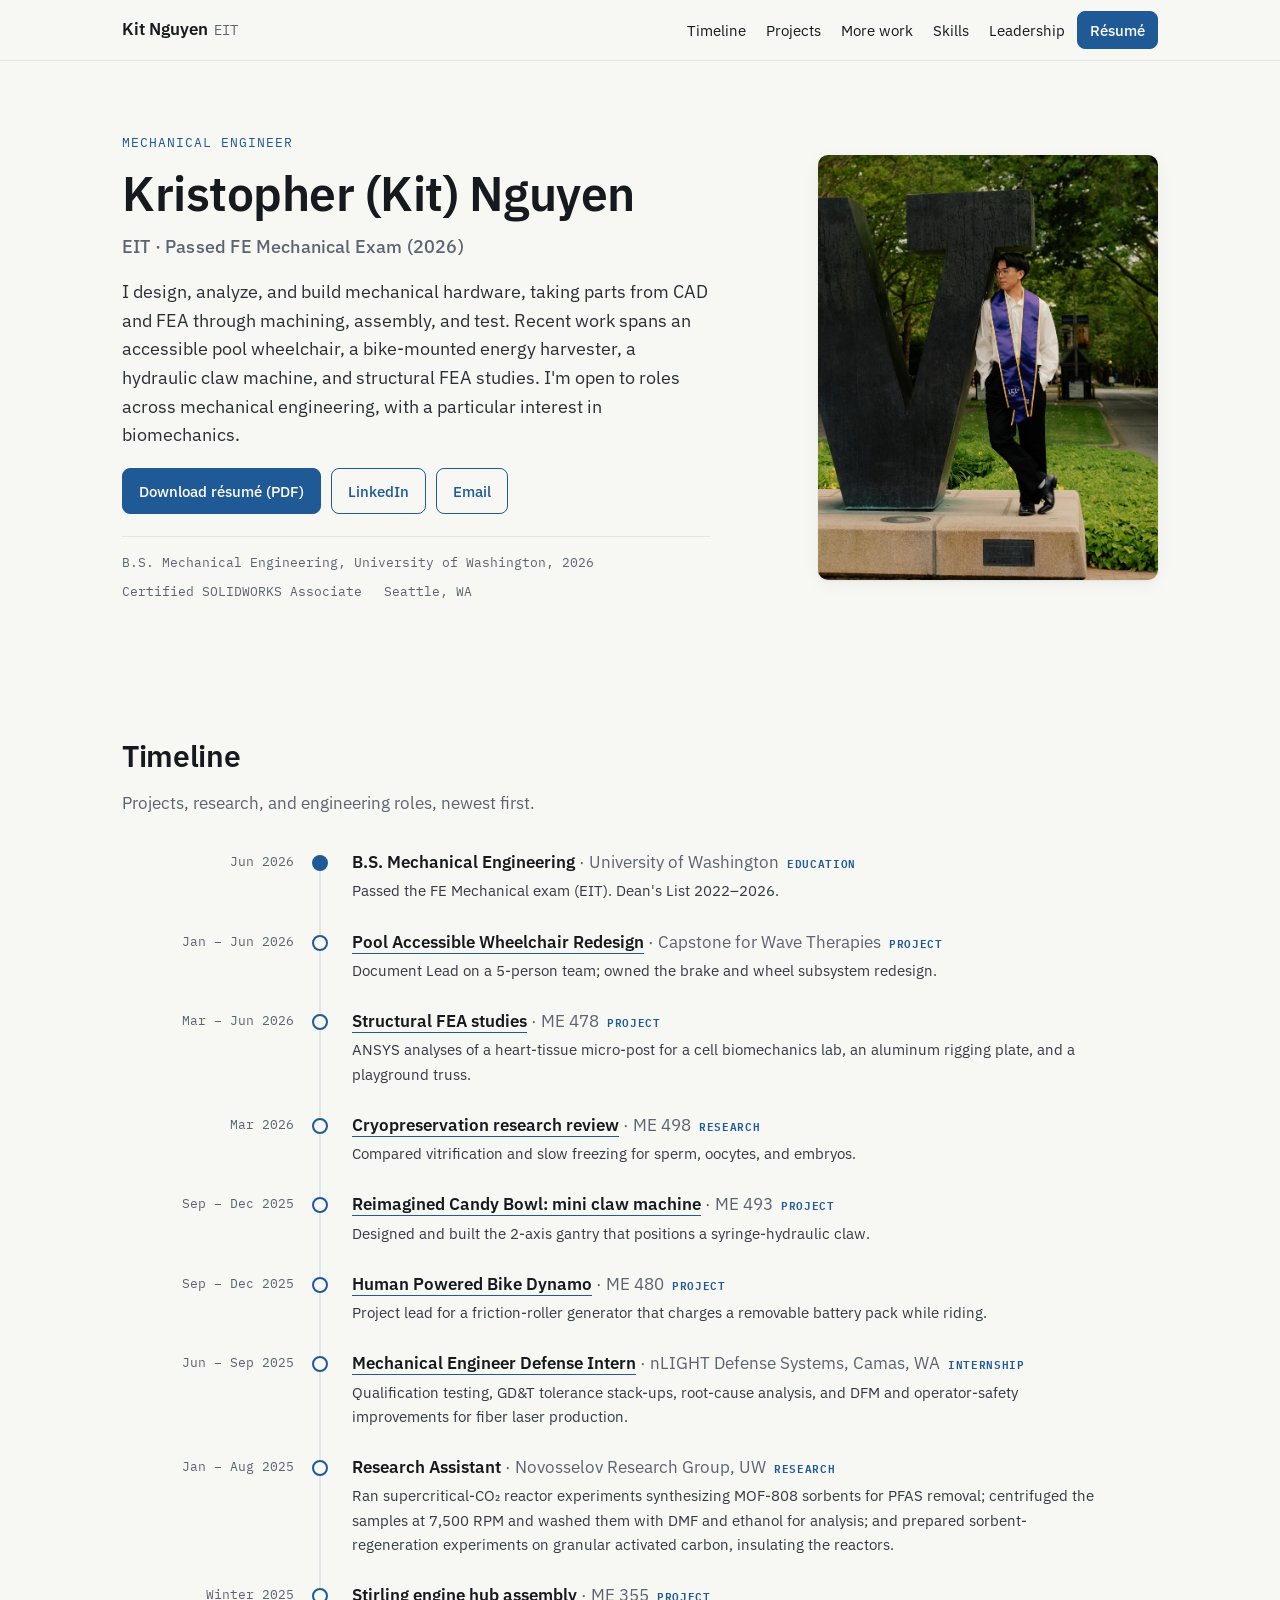
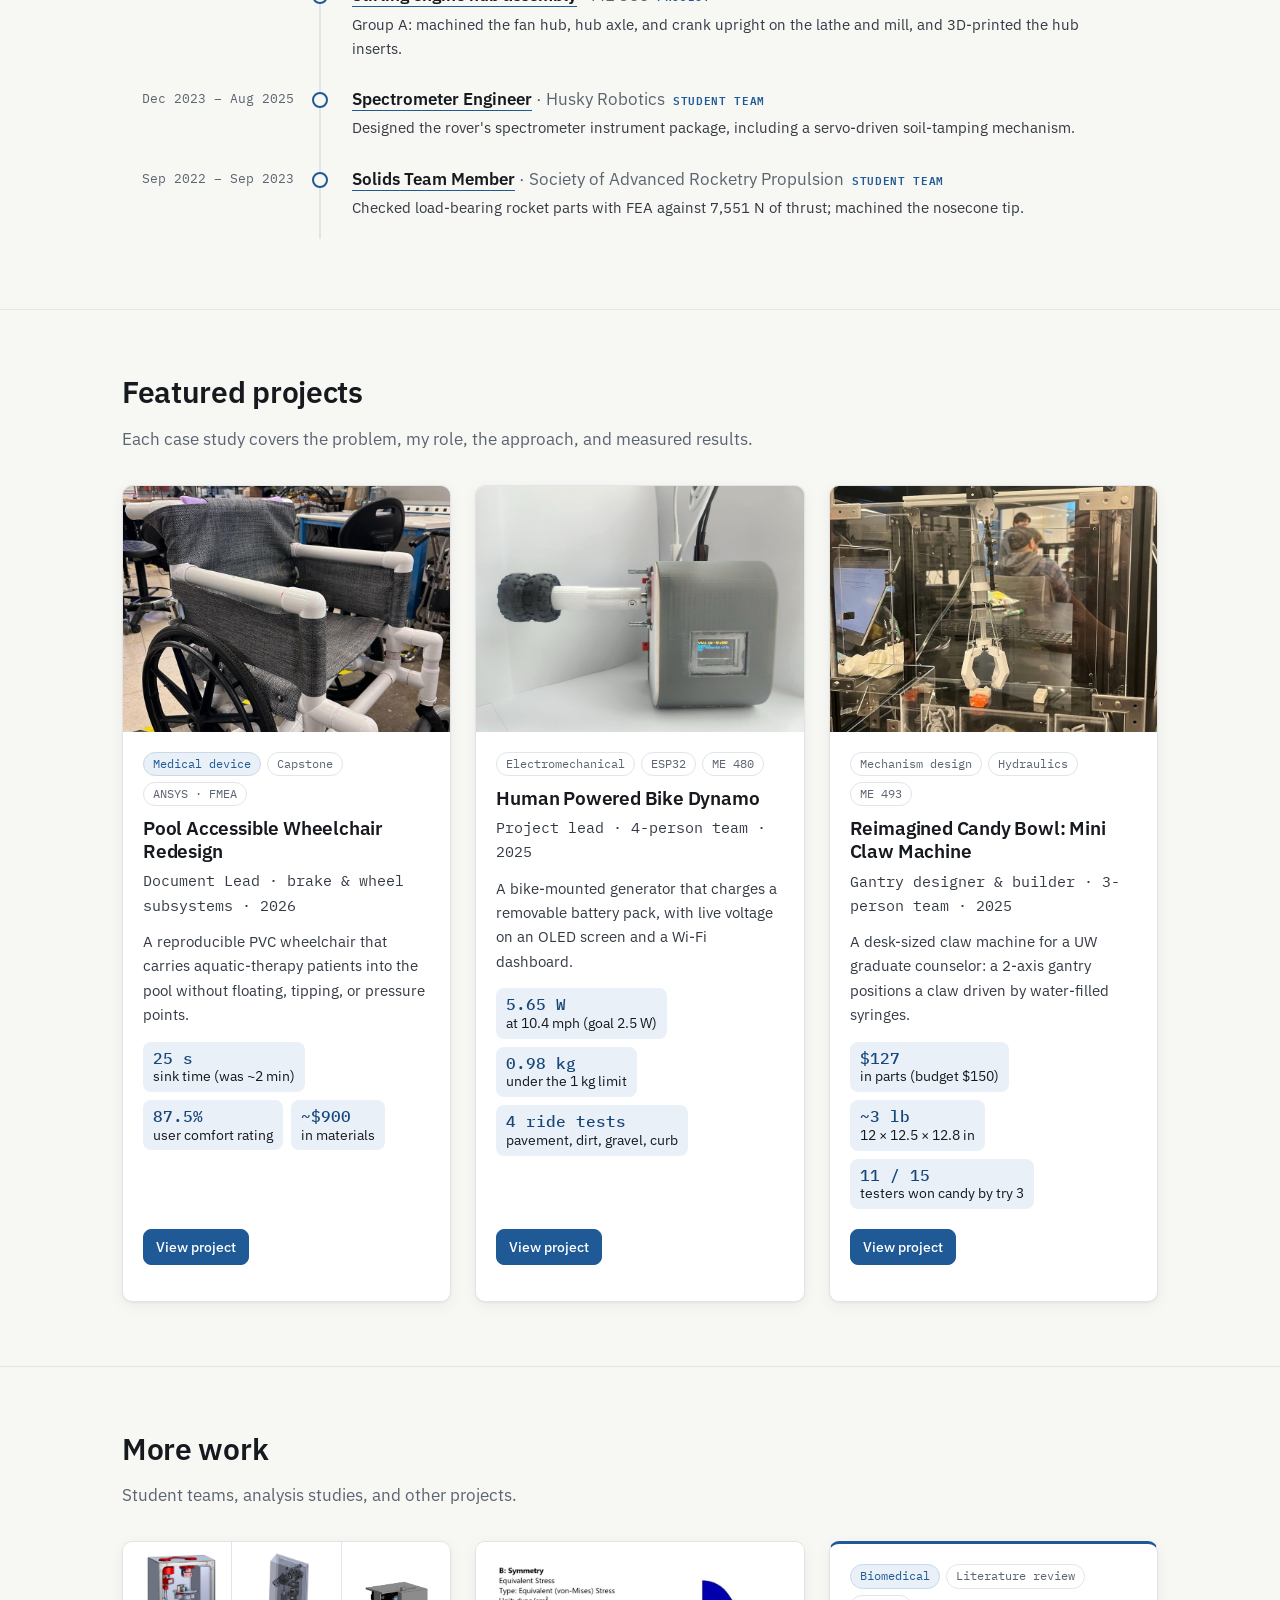
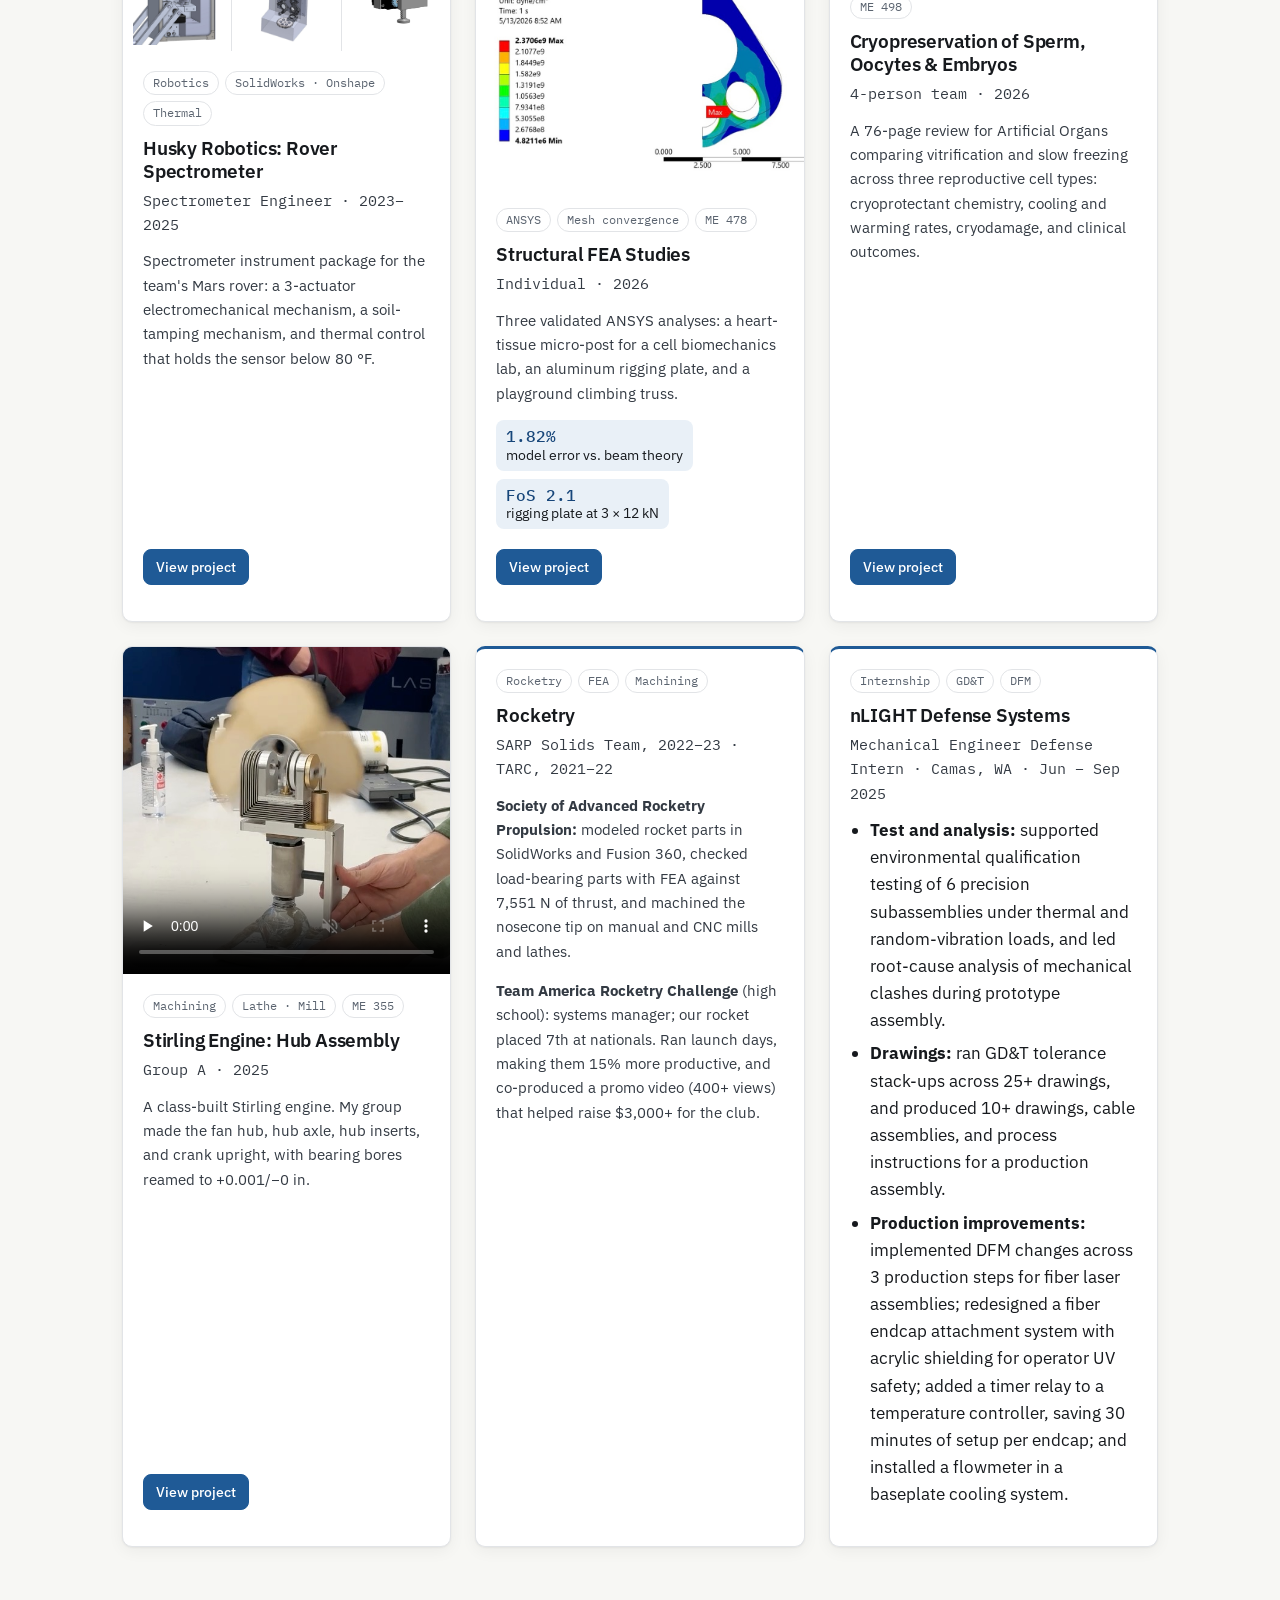
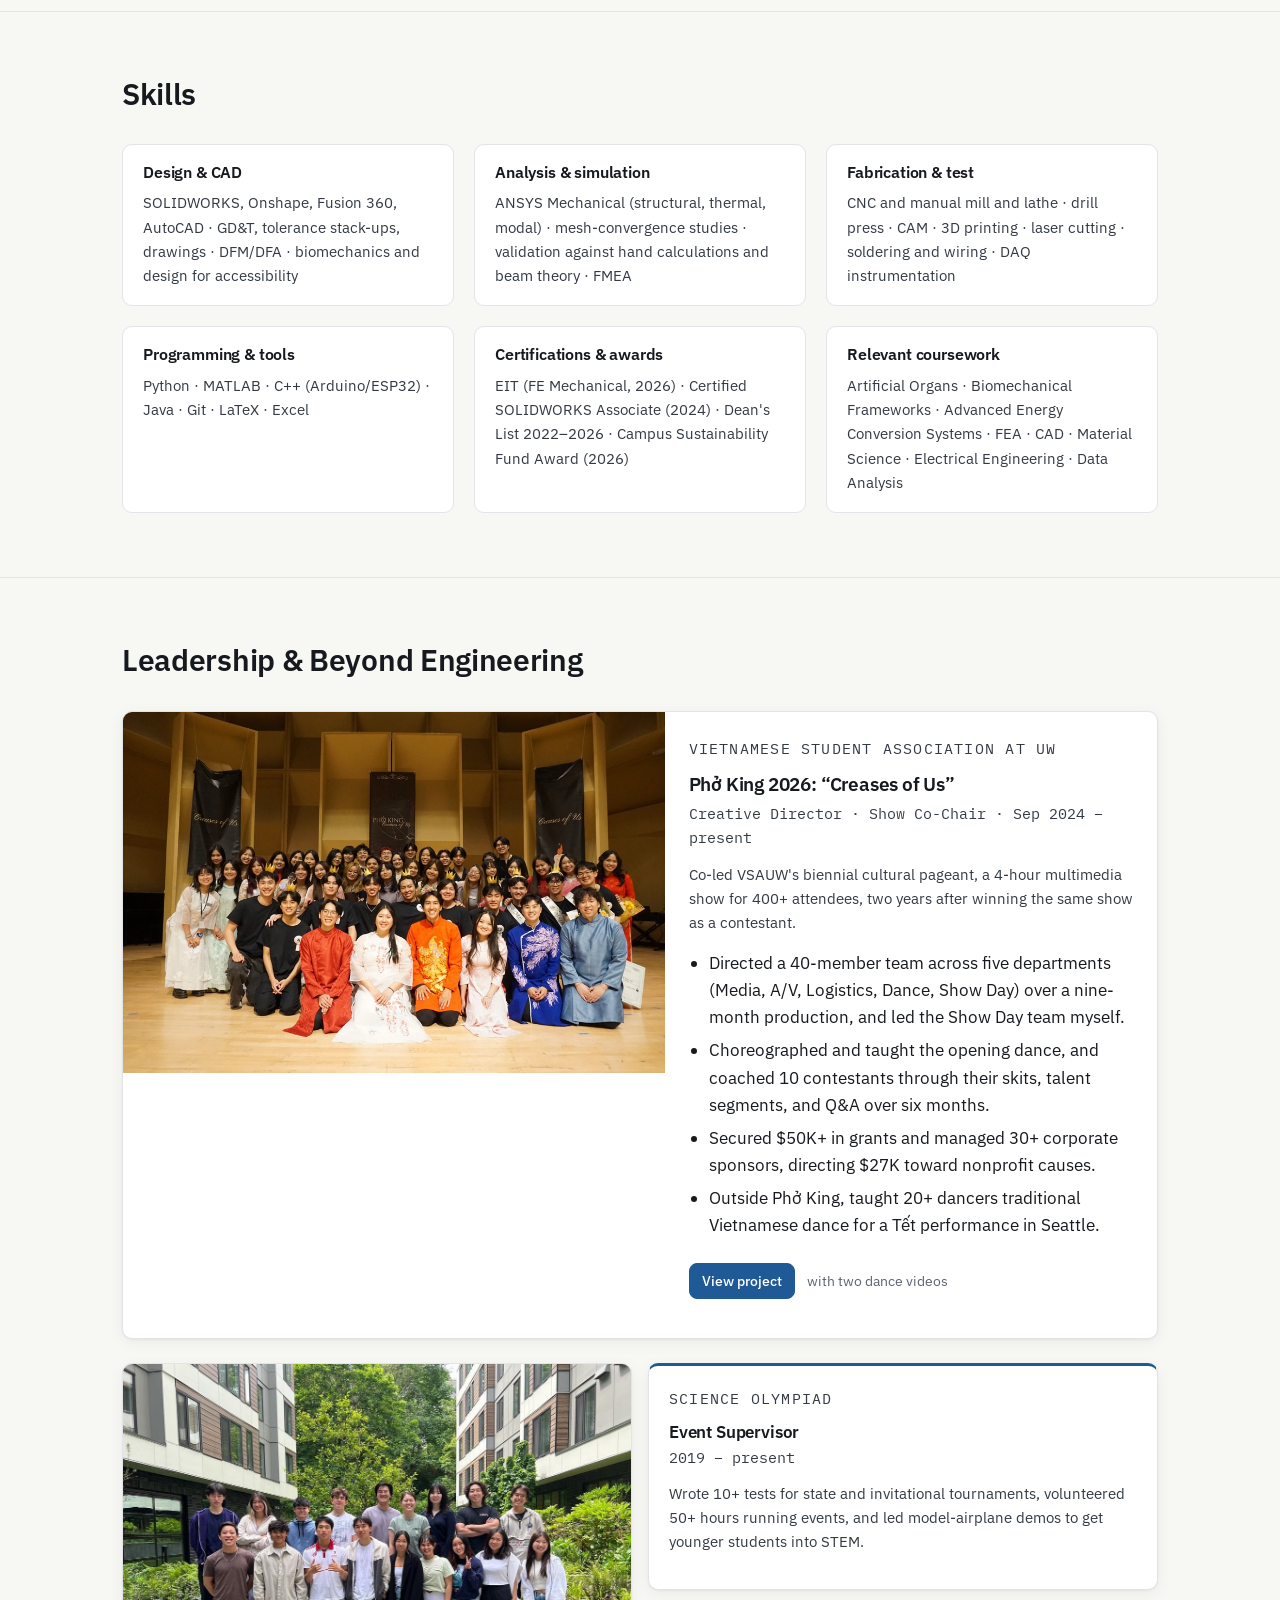
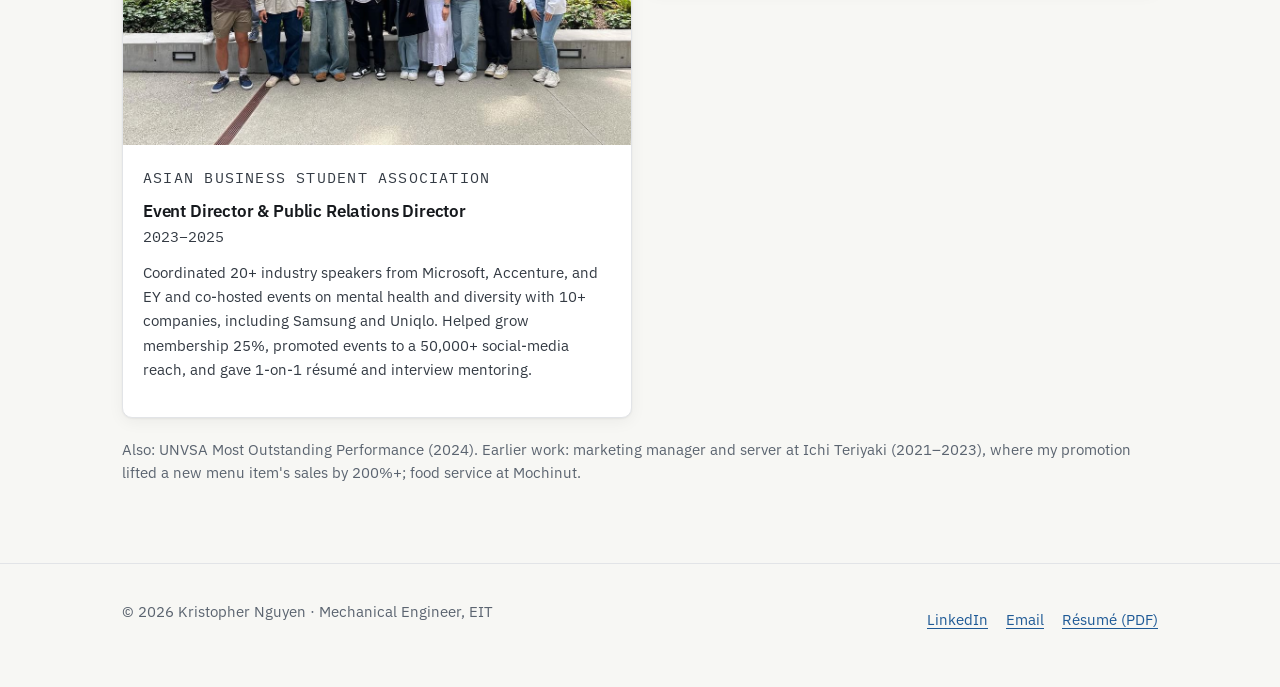
<file: index.html>
<!doctype html>
<html lang="en">
<head>
  <meta charset="utf-8">
  <meta name="viewport" content="width=device-width, initial-scale=1">
  <script>document.documentElement.classList.add("js");</script>
  <title>Kristopher Nguyen | Mechanical Engineer, EIT</title>
  <meta name="description" content="Portfolio of Kristopher (Kit) Nguyen, EIT: mechanical engineer (University of Washington, 2026) working across design, FEA, and fabrication, with a particular interest in biomechanical and medical devices.">
  <link rel="icon" href="favicon.svg" type="image/svg+xml">
  <link rel="preconnect" href="https://fonts.googleapis.com">
  <link rel="preconnect" href="https://fonts.gstatic.com" crossorigin>
  <link rel="stylesheet" href="https://fonts.googleapis.com/css2?family=IBM+Plex+Mono:wght@400;500&family=IBM+Plex+Sans:ital,wght@0,400;0,500;0,600;1,400&display=swap">
  <link rel="stylesheet" href="css/style.css">
  <script src="js/main.js" defer></script>
</head>
<body>
  <a class="skip-link" href="#main">Skip to content</a>

  <header class="site-header">
    <div class="wrap">
      <a class="brand" href="index.html">Kit Nguyen<span>EIT</span></a>
      <nav class="site-nav" aria-label="Main">
        <button class="nav-toggle" type="button" aria-expanded="false" aria-controls="nav-links"><span class="nav-toggle-icon" aria-hidden="true"></span>Menu</button>
        <div class="nav-links" id="nav-links">
          <a class="nav-link" href="#timeline">Timeline</a>
          <a class="nav-link" href="#projects">Projects</a>
          <a class="nav-link" href="#more-work">More work</a>
          <a class="nav-link" href="#skills">Skills</a>
          <a class="nav-link" href="#leadership">Leadership</a>
        </div>
        <a class="btn btn--small" href="files/Kristopher-Nguyen-Resume.pdf">Résumé</a>
      </nav>
    </div>
  </header>

  <main id="main">

    <!-- ============ Intro ============ -->
    <section class="intro" aria-labelledby="intro-title">
      <div class="wrap">
        <div>
          <p class="eyebrow">Mechanical Engineer</p>
          <h1 id="intro-title">Kristopher (Kit) Nguyen</h1>
          <p class="credential-line">EIT · Passed FE Mechanical Exam (2026)</p>
          <p class="pitch">I design, analyze, and build mechanical hardware, taking parts from CAD and FEA through machining, assembly, and test. Recent work spans an accessible pool wheelchair, a bike-mounted energy harvester, a hydraulic claw machine, and structural FEA studies. I'm open to roles across mechanical engineering, with a particular interest in biomechanics.</p>
          <div class="btn-row">
            <a class="btn" href="files/Kristopher-Nguyen-Resume.pdf">Download résumé (PDF)</a>
            <a class="btn btn--ghost" href="https://www.linkedin.com/in/kit-nguyen/" rel="noopener">LinkedIn</a>
            <a class="btn btn--ghost" data-email-user="kit.n567" data-email-domain="gmail.com" hidden>Email</a>
          </div>
          <ul class="credentials">
            <li>B.S. Mechanical Engineering, University of Washington, 2026</li>
            <li>Certified SOLIDWORKS Associate</li>
            <li>Seattle, WA</li>
          </ul>
        </div>
        <div class="intro-photo">
          <img src="images/profile/kit-nguyen.jpg" width="799" height="1000" alt="Kristopher Nguyen in a graduation stole beside the University of Washington “W” sculpture">
        </div>
      </div>
    </section>

    <!-- ============ Timeline ============ -->
    <section class="section" id="timeline" aria-labelledby="timeline-title">
      <div class="wrap">
        <div class="section-head">
          <h2 id="timeline-title">Timeline</h2>
          <p>Projects, research, and engineering roles, newest first.</p>
        </div>
        <ol class="timeline">
          <li class="is-milestone">
            <span class="tl-date">Jun 2026</span>
            <p class="tl-title">B.S. Mechanical Engineering <span class="tl-org">· University of Washington</span><span class="tl-kind">Education</span></p>
            <p class="tl-note">Passed the FE Mechanical exam (EIT). Dean's List 2022–2026.</p>
          </li>
          <li>
            <span class="tl-date">Jan – Jun 2026</span>
            <p class="tl-title"><a href="projects/pawr.html">Pool Accessible Wheelchair Redesign</a> <span class="tl-org">· Capstone for Wave Therapies</span><span class="tl-kind">Project</span></p>
            <p class="tl-note">Document Lead on a 5-person team; owned the brake and wheel subsystem redesign.</p>
          </li>
          <li>
            <span class="tl-date">Mar – Jun 2026</span>
            <p class="tl-title"><a href="projects/fea-studies.html">Structural FEA studies</a> <span class="tl-org">· ME 478</span><span class="tl-kind">Project</span></p>
            <p class="tl-note">ANSYS analyses of a heart-tissue micro-post for a cell biomechanics lab, an aluminum rigging plate, and a playground truss.</p>
          </li>
          <li>
            <span class="tl-date">Mar 2026</span>
            <p class="tl-title"><a href="projects/cryopreservation.html">Cryopreservation research review</a> <span class="tl-org">· ME 498</span><span class="tl-kind">Research</span></p>
            <p class="tl-note">Compared vitrification and slow freezing for sperm, oocytes, and embryos.</p>
          </li>
          <li>
            <span class="tl-date">Sep – Dec 2025</span>
            <p class="tl-title"><a href="projects/claw-machine.html">Reimagined Candy Bowl: mini claw machine</a> <span class="tl-org">· ME 493</span><span class="tl-kind">Project</span></p>
            <p class="tl-note">Designed and built the 2-axis gantry that positions a syringe-hydraulic claw.</p>
          </li>
          <li>
            <span class="tl-date">Sep – Dec 2025</span>
            <p class="tl-title"><a href="projects/bike-dynamo.html">Human Powered Bike Dynamo</a> <span class="tl-org">· ME 480</span><span class="tl-kind">Project</span></p>
            <p class="tl-note">Project lead for a friction-roller generator that charges a removable battery pack while riding.</p>
          </li>
          <li>
            <span class="tl-date">Jun – Sep 2025</span>
            <p class="tl-title"><a href="#nlight">Mechanical Engineer Defense Intern</a> <span class="tl-org">· nLIGHT Defense Systems, Camas, WA</span><span class="tl-kind">Internship</span></p>
            <p class="tl-note">Qualification testing, GD&amp;T tolerance stack-ups, root-cause analysis, and DFM and operator-safety improvements for fiber laser production.</p>
          </li>
          <li>
            <span class="tl-date">Jan – Aug 2025</span>
            <p class="tl-title">Research Assistant <span class="tl-org">· Novosselov Research Group, UW</span><span class="tl-kind">Research</span></p>
            <p class="tl-note">Ran supercritical-CO₂ reactor experiments synthesizing MOF-808 sorbents for PFAS removal; centrifuged the samples at 7,500 RPM and washed them with DMF and ethanol for analysis; and prepared sorbent-regeneration experiments on granular activated carbon, insulating the reactors.</p>
          </li>
          <li>
            <span class="tl-date">Winter 2025</span>
            <p class="tl-title"><a href="projects/stirling-engine.html">Stirling engine hub assembly</a> <span class="tl-org">· ME 355</span><span class="tl-kind">Project</span></p>
            <p class="tl-note">Group A: machined the fan hub, hub axle, and crank upright on the lathe and mill, and 3D-printed the hub inserts.</p>
          </li>
          <li>
            <span class="tl-date">Dec 2023 – Aug 2025</span>
            <p class="tl-title"><a href="projects/husky-robotics.html">Spectrometer Engineer</a> <span class="tl-org">· Husky Robotics</span><span class="tl-kind">Student team</span></p>
            <p class="tl-note">Designed the rover's spectrometer instrument package, including a servo-driven soil-tamping mechanism.</p>
          </li>
          <li>
            <span class="tl-date">Sep 2022 – Sep 2023</span>
            <p class="tl-title"><a href="#rocketry">Solids Team Member</a> <span class="tl-org">· Society of Advanced Rocketry Propulsion</span><span class="tl-kind">Student team</span></p>
            <p class="tl-note">Checked load-bearing rocket parts with FEA against 7,551 N of thrust; machined the nosecone tip.</p>
          </li>
        </ol>
      </div>
    </section>

    <!-- ============ Featured projects ============ -->
    <section class="section" id="projects" aria-labelledby="projects-title">
      <div class="wrap">
        <div class="section-head">
          <h2 id="projects-title">Featured projects</h2>
          <p>Each case study covers the problem, my role, the approach, and measured results.</p>
        </div>
        <div class="card-grid card-grid--3">

          <article class="card card--link" id="pawr">
            <a class="card-media" href="projects/pawr.html" tabindex="-1" aria-hidden="true">
              <img src="images/thumbs/pawr.jpg" width="900" height="900" loading="lazy" alt="">
            </a>
            <div class="card-body">
              <ul class="tags"><li class="tag--bio">Medical device</li><li>Capstone</li><li>ANSYS · FMEA</li></ul>
              <h3><a href="projects/pawr.html">Pool Accessible Wheelchair Redesign</a></h3>
              <p class="card-role">Document Lead · brake &amp; wheel subsystems · 2026</p>
              <p>A reproducible PVC wheelchair that carries aquatic-therapy patients into the pool without floating, tipping, or pressure points.</p>
              <ul class="metrics">
                <li><strong>25 s</strong>sink time (was ~2 min)</li>
                <li><strong>87.5%</strong>user comfort rating</li>
                <li><strong>~$900</strong>in materials</li>
              </ul>
              <p class="card-foot"><a class="btn btn--small" href="projects/pawr.html">View project</a></p>
            </div>
          </article>

          <article class="card card--link" id="bike">
            <a class="card-media" href="projects/bike-dynamo.html" tabindex="-1" aria-hidden="true">
              <img src="images/thumbs/bike-dynamo.jpg" width="900" height="675" loading="lazy" alt="">
            </a>
            <div class="card-body">
              <ul class="tags"><li>Electromechanical</li><li>ESP32</li><li>ME 480</li></ul>
              <h3><a href="projects/bike-dynamo.html">Human Powered Bike Dynamo</a></h3>
              <p class="card-role">Project lead · 4-person team · 2025</p>
              <p>A bike-mounted generator that charges a removable battery pack, with live voltage on an OLED screen and a Wi-Fi dashboard.</p>
              <ul class="metrics">
                <li><strong>5.65 W</strong>at 10.4 mph (goal 2.5 W)</li>
                <li><strong>0.98 kg</strong>under the 1 kg limit</li>
                <li><strong>4 ride tests</strong>pavement, dirt, gravel, curb</li>
              </ul>
              <p class="card-foot"><a class="btn btn--small" href="projects/bike-dynamo.html">View project</a></p>
            </div>
          </article>

          <article class="card card--link" id="claw">
            <a class="card-media" href="projects/claw-machine.html" tabindex="-1" aria-hidden="true">
              <img src="images/thumbs/claw-machine.jpg" width="900" height="857" loading="lazy" alt="">
            </a>
            <div class="card-body">
              <ul class="tags"><li>Mechanism design</li><li>Hydraulics</li><li>ME 493</li></ul>
              <h3><a href="projects/claw-machine.html">Reimagined Candy Bowl: Mini Claw Machine</a></h3>
              <p class="card-role">Gantry designer &amp; builder · 3-person team · 2025</p>
              <p>A desk-sized claw machine for a UW graduate counselor: a 2-axis gantry positions a claw driven by water-filled syringes.</p>
              <ul class="metrics">
                <li><strong>$127</strong>in parts (budget $150)</li>
                <li><strong>~3 lb</strong>12 × 12.5 × 12.8 in</li>
                <li><strong>11 / 15</strong>testers won candy by try 3</li>
              </ul>
              <p class="card-foot"><a class="btn btn--small" href="projects/claw-machine.html">View project</a></p>
            </div>
          </article>

        </div>
      </div>
    </section>

    <!-- ============ More work ============ -->
    <section class="section" id="more-work" aria-labelledby="more-title">
      <div class="wrap">
        <div class="section-head">
          <h2 id="more-title">More work</h2>
          <p>Student teams, analysis studies, and other projects.</p>
        </div>
        <div class="card-grid card-grid--3">

          <article class="card" id="husky">
            <div class="card-strip">
              <a class="zoom" href="images/husky-robotics/instrument-box.jpg"><img src="images/husky-robotics/instrument-box.jpg" width="812" height="890" loading="lazy" alt="CAD render of the rover instrument box with sample carousel and actuators"></a>
              <a class="zoom" href="images/husky-robotics/spectrometer-optics.jpg"><img src="images/husky-robotics/spectrometer-optics.jpg" width="795" height="1047" loading="lazy" alt="CAD render of the spectrometer optics assembly inside its enclosure"></a>
              <a class="zoom" href="images/husky-robotics/tamping-mechanism.jpg"><img src="images/husky-robotics/tamping-mechanism.jpg" width="1200" height="874" loading="lazy" alt="CAD render of the servo-driven rack-and-pinion soil-tamping mechanism"></a>
            </div>
            <div class="card-body">
              <ul class="tags"><li>Robotics</li><li>SolidWorks · Onshape</li><li>Thermal</li></ul>
              <h3><a href="projects/husky-robotics.html">Husky Robotics: Rover Spectrometer</a></h3>
              <p class="card-role">Spectrometer Engineer · 2023–2025</p>
              <p>Spectrometer instrument package for the team's Mars rover: a 3-actuator electromechanical mechanism, a soil-tamping mechanism, and thermal control that holds the sensor below 80 °F.</p>
              <p class="card-foot"><a class="btn btn--small" href="projects/husky-robotics.html">View project</a></p>
            </div>
          </article>

          <article class="card card--link" id="fea-studies">
            <a class="card-media card-media--contain" href="projects/fea-studies.html" tabindex="-1" aria-hidden="true">
              <img src="images/thumbs/fea-studies.jpg" width="844" height="561" loading="lazy" alt="">
            </a>
            <div class="card-body">
              <ul class="tags"><li>ANSYS</li><li>Mesh convergence</li><li>ME 478</li></ul>
              <h3><a href="projects/fea-studies.html">Structural FEA Studies</a></h3>
              <p class="card-role">Individual · 2026</p>
              <p>Three validated ANSYS analyses: a heart-tissue micro-post for a cell biomechanics lab, an aluminum rigging plate, and a playground climbing truss.</p>
              <ul class="metrics">
                <li><strong>1.82%</strong>model error vs. beam theory</li>
                <li><strong>FoS 2.1</strong>rigging plate at 3 × 12 kN</li>
              </ul>
              <p class="card-foot"><a class="btn btn--small" href="projects/fea-studies.html">View project</a></p>
            </div>
          </article>

          <article class="card card--text" id="cryo">
            <div class="card-body">
              <ul class="tags"><li class="tag--bio">Biomedical</li><li>Literature review</li><li>ME 498</li></ul>
              <h3><a href="projects/cryopreservation.html">Cryopreservation of Sperm, Oocytes &amp; Embryos</a></h3>
              <p class="card-role">4-person team · 2026</p>
              <p>A 76-page review for Artificial Organs comparing vitrification and slow freezing across three reproductive cell types: cryoprotectant chemistry, cooling and warming rates, cryodamage, and clinical outcomes.</p>
              <p class="card-foot"><a class="btn btn--small" href="projects/cryopreservation.html">View project</a></p>
            </div>
          </article>

          <article class="card" id="stirling">
            <div class="card-media card-media--square">
              <video controls muted loop playsinline preload="none" poster="videos/stirling-engine.jpg" width="540" height="540" aria-label="Stirling engine running, its fan spinning">
                <source src="videos/stirling-engine.mp4" type="video/mp4">
              </video>
            </div>
            <div class="card-body">
              <ul class="tags"><li>Machining</li><li>Lathe · Mill</li><li>ME 355</li></ul>
              <h3><a href="projects/stirling-engine.html">Stirling Engine: Hub Assembly</a></h3>
              <p class="card-role">Group A · 2025</p>
              <p>A class-built Stirling engine. My group made the fan hub, hub axle, hub inserts, and crank upright, with bearing bores reamed to +0.001/−0 in.</p>
              <p class="card-foot"><a class="btn btn--small" href="projects/stirling-engine.html">View project</a></p>
            </div>
          </article>

          <article class="card card--text" id="rocketry">
            <div class="card-body">
              <ul class="tags"><li>Rocketry</li><li>FEA</li><li>Machining</li></ul>
              <h3>Rocketry</h3>
              <p class="card-role">SARP Solids Team, 2022–23 · TARC, 2021–22</p>
              <p><strong>Society of Advanced Rocketry Propulsion:</strong> modeled rocket parts in SolidWorks and Fusion 360, checked load-bearing parts with FEA against 7,551 N of thrust, and machined the nosecone tip on manual and CNC mills and lathes.</p>
              <p><strong>Team America Rocketry Challenge</strong> (high school): systems manager; our rocket placed 7th at nationals. Ran launch days, making them 15% more productive, and co-produced a promo video (400+ views) that helped raise $3,000+ for the club.</p>
            </div>
          </article>
          <article class="card card--text" id="nlight">
            <div class="card-body">
              <ul class="tags"><li>Internship</li><li>GD&amp;T</li><li>DFM</li></ul>
              <h3>nLIGHT Defense Systems</h3>
              <p class="card-role">Mechanical Engineer Defense Intern · Camas, WA · Jun – Sep 2025</p>
              <ul>
                <li><strong>Test and analysis:</strong> supported environmental qualification testing of 6 precision subassemblies under thermal and random-vibration loads, and led root-cause analysis of mechanical clashes during prototype assembly.</li>
                <li><strong>Drawings:</strong> ran GD&amp;T tolerance stack-ups across 25+ drawings, and produced 10+ drawings, cable assemblies, and process instructions for a production assembly.</li>
                <li><strong>Production improvements:</strong> implemented DFM changes across 3 production steps for fiber laser assemblies; redesigned a fiber endcap attachment system with acrylic shielding for operator UV safety; added a timer relay to a temperature controller, saving 30 minutes of setup per endcap; and installed a flowmeter in a baseplate cooling system.</li>
              </ul>
            </div>
          </article>


        </div>
      </div>
    </section>

    <!-- ============ Skills ============ -->
    <section class="section" id="skills" aria-labelledby="skills-title">
      <div class="wrap">
        <div class="section-head">
          <h2 id="skills-title">Skills</h2>
        </div>
        <div class="skills">
          <div class="skill-group">
            <h3>Design &amp; CAD</h3>
            <p>SOLIDWORKS, Onshape, Fusion 360, AutoCAD · GD&amp;T, tolerance stack-ups, drawings · DFM/DFA · biomechanics and design for accessibility</p>
          </div>
          <div class="skill-group">
            <h3>Analysis &amp; simulation</h3>
            <p>ANSYS Mechanical (structural, thermal, modal) · mesh-convergence studies · validation against hand calculations and beam theory · FMEA</p>
          </div>
          <div class="skill-group">
            <h3>Fabrication &amp; test</h3>
            <p>CNC and manual mill and lathe · drill press · CAM · 3D printing · laser cutting · soldering and wiring · DAQ instrumentation</p>
          </div>
          <div class="skill-group">
            <h3>Programming &amp; tools</h3>
            <p>Python · MATLAB · C++ (Arduino/ESP32) · Java · Git · LaTeX · Excel</p>
          </div>
          <div class="skill-group">
            <h3>Certifications &amp; awards</h3>
            <p>EIT (FE Mechanical, 2026) · Certified SOLIDWORKS Associate (2024) · Dean's List 2022–2026 · Campus Sustainability Fund Award (2026)</p>
          </div>
          <div class="skill-group">
            <h3>Relevant coursework</h3>
            <p>Artificial Organs · Biomechanical Frameworks · Advanced Energy Conversion Systems · FEA · CAD · Material Science · Electrical Engineering · Data Analysis</p>
          </div>
        </div>
      </div>
    </section>

    <!-- ============ Leadership & Beyond Engineering ============ -->
    <section class="section" id="leadership" aria-labelledby="lead-title">
      <div class="wrap">
        <div class="section-head">
          <h2 id="lead-title">Leadership &amp; Beyond Engineering</h2>
        </div>

        <article class="card lead-feature">
          <a class="card-media zoom" href="images/vsa/cast-and-officers.jpg">
            <img src="images/thumbs/vsa.jpg" width="1000" height="667" loading="lazy" alt="Phở King 2026 contestants, co-chairs, and officers on stage after the show">
          </a>
          <div class="card-body">
            <p class="eyebrow">Vietnamese Student Association at UW</p>
            <h3><a href="projects/pho-king.html">Phở King 2026: “Creases of Us”</a></h3>
            <p class="card-role">Creative Director · Show Co-Chair · Sep 2024 – present</p>
            <p>Co-led VSAUW's biennial cultural pageant, a 4-hour multimedia show for 400+ attendees, two years after winning the same show as a contestant.</p>
            <ul>
              <li>Directed a 40-member team across five departments (Media, A/V, Logistics, Dance, Show Day) over a nine-month production, and led the Show Day team myself.</li>
              <li>Choreographed and taught the opening dance, and coached 10 contestants through their skits, talent segments, and Q&amp;A over six months.</li>
              <li>Secured $50K+ in grants and managed 30+ corporate sponsors, directing $27K toward nonprofit causes.</li>
              <li>Outside Phở King, taught 20+ dancers traditional Vietnamese dance for a Tết performance in Seattle.</li>
            </ul>
            <p class="card-foot"><a class="btn btn--small" href="projects/pho-king.html">View project</a> <span class="card-foot-note">with two dance videos</span></p>
          </div>
        </article>

        <div class="lead-cards">
          <article class="card" id="absa">
            <a class="card-media zoom" href="images/absa/absa-team.jpg">
              <img src="images/absa/absa-team.jpg" width="1080" height="809" loading="lazy" alt="Asian Business Student Association officer team outdoors on the UW campus">
            </a>
            <div class="card-body">
              <p class="eyebrow">Asian Business Student Association</p>
              <h3>Event Director &amp; Public Relations Director</h3>
              <p class="card-role">2023–2025</p>
              <p>Coordinated 20+ industry speakers from Microsoft, Accenture, and EY and co-hosted events on mental health and diversity with 10+ companies, including Samsung and Uniqlo. Helped grow membership 25%, promoted events to a 50,000+ social-media reach, and gave 1-on-1 résumé and interview mentoring.</p>
            </div>
          </article>
          <article class="card card--text card--compact">
            <div class="card-body">
              <p class="eyebrow">Science Olympiad</p>
              <h3>Event Supervisor</h3>
              <p class="card-role">2019 – present</p>
              <p>Wrote 10+ tests for state and invitational tournaments, volunteered 50+ hours running events, and led model-airplane demos to get younger students into STEM.</p>
            </div>
          </article>
        </div>
        <p class="also">Also: UNVSA Most Outstanding Performance (2024). Earlier work: marketing manager and server at Ichi Teriyaki (2021–2023), where my promotion lifted a new menu item's sales by 200%+; food service at Mochinut.</p>
      </div>
    </section>

  </main>

  <footer class="site-footer">
    <div class="wrap">
      <p>© 2026 Kristopher Nguyen · Mechanical Engineer, EIT</p>
      <nav aria-label="Contact">
        <a href="https://www.linkedin.com/in/kit-nguyen/" rel="noopener">LinkedIn</a>
        <a data-email-user="kit.n567" data-email-domain="gmail.com" hidden>Email</a>
        <a href="files/Kristopher-Nguyen-Resume.pdf">Résumé (PDF)</a>
      </nav>
    </div>
  </footer>
</body>
</html>
</file>
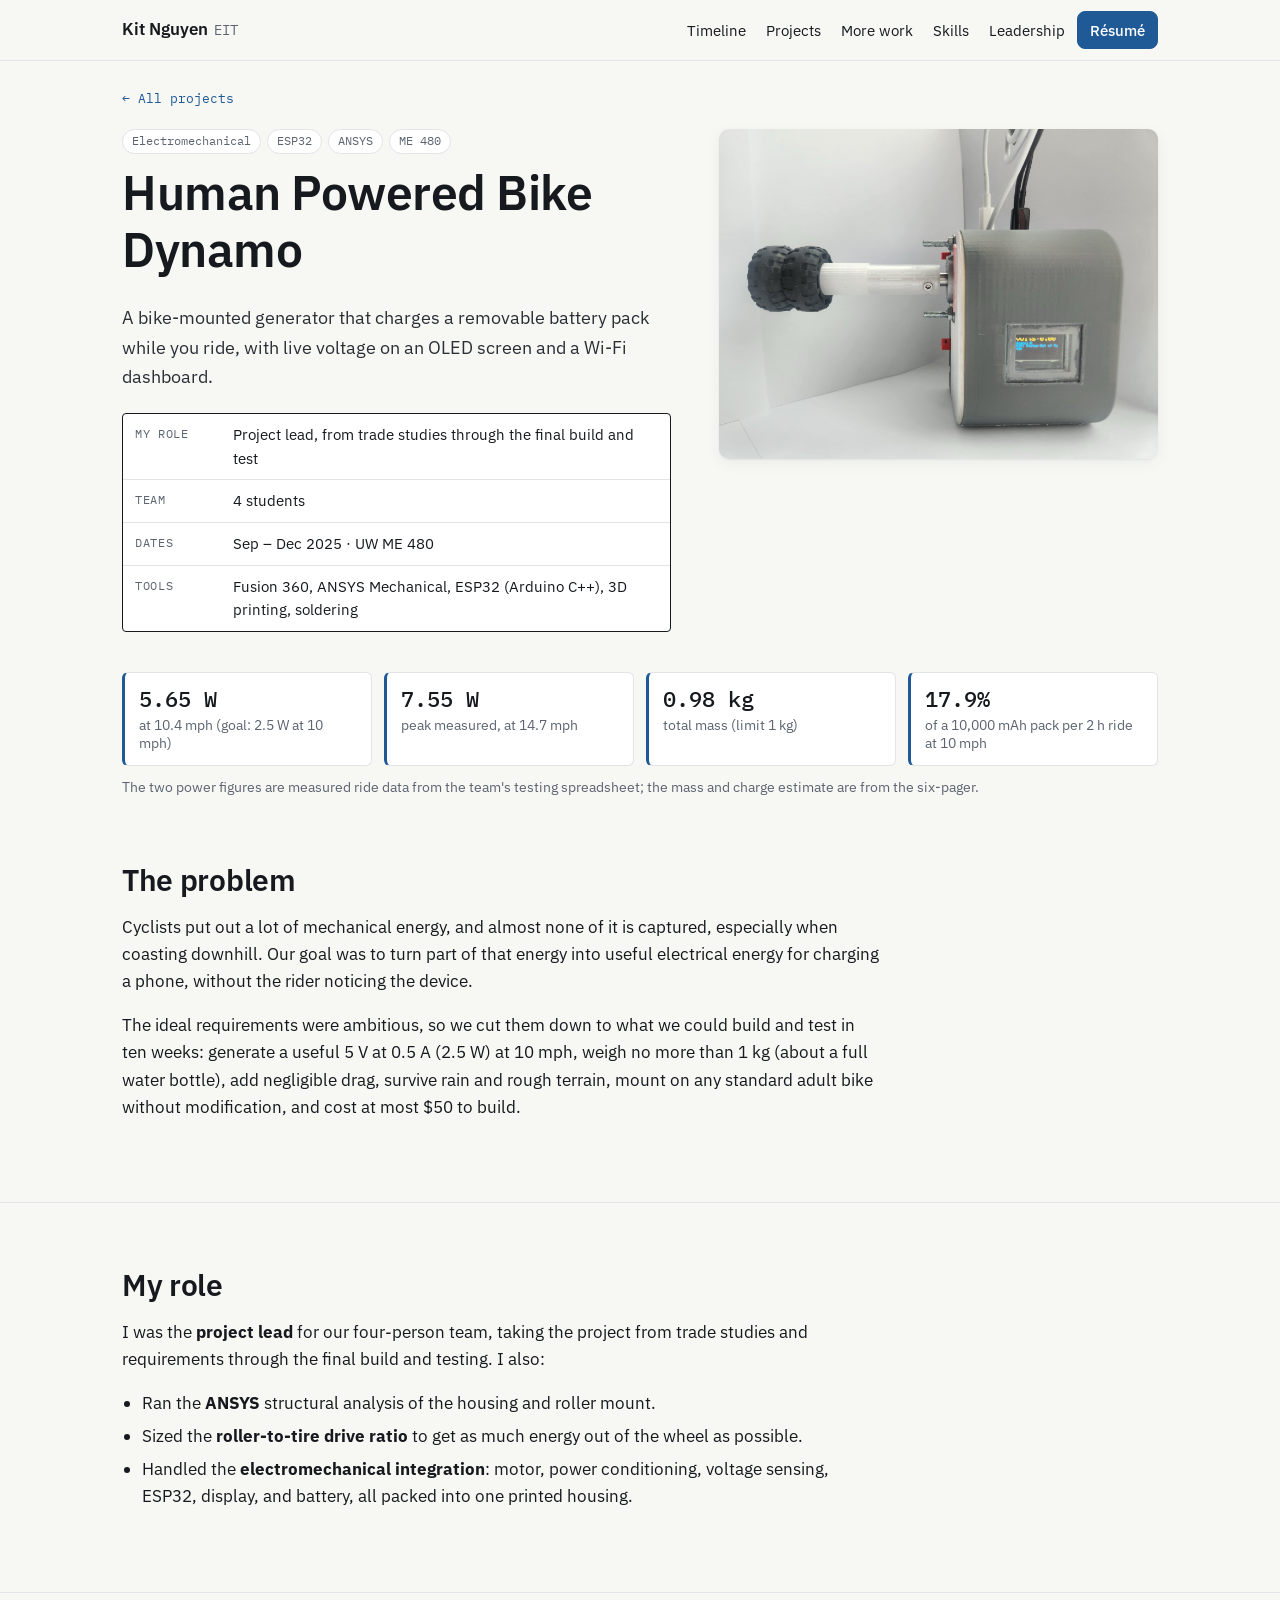
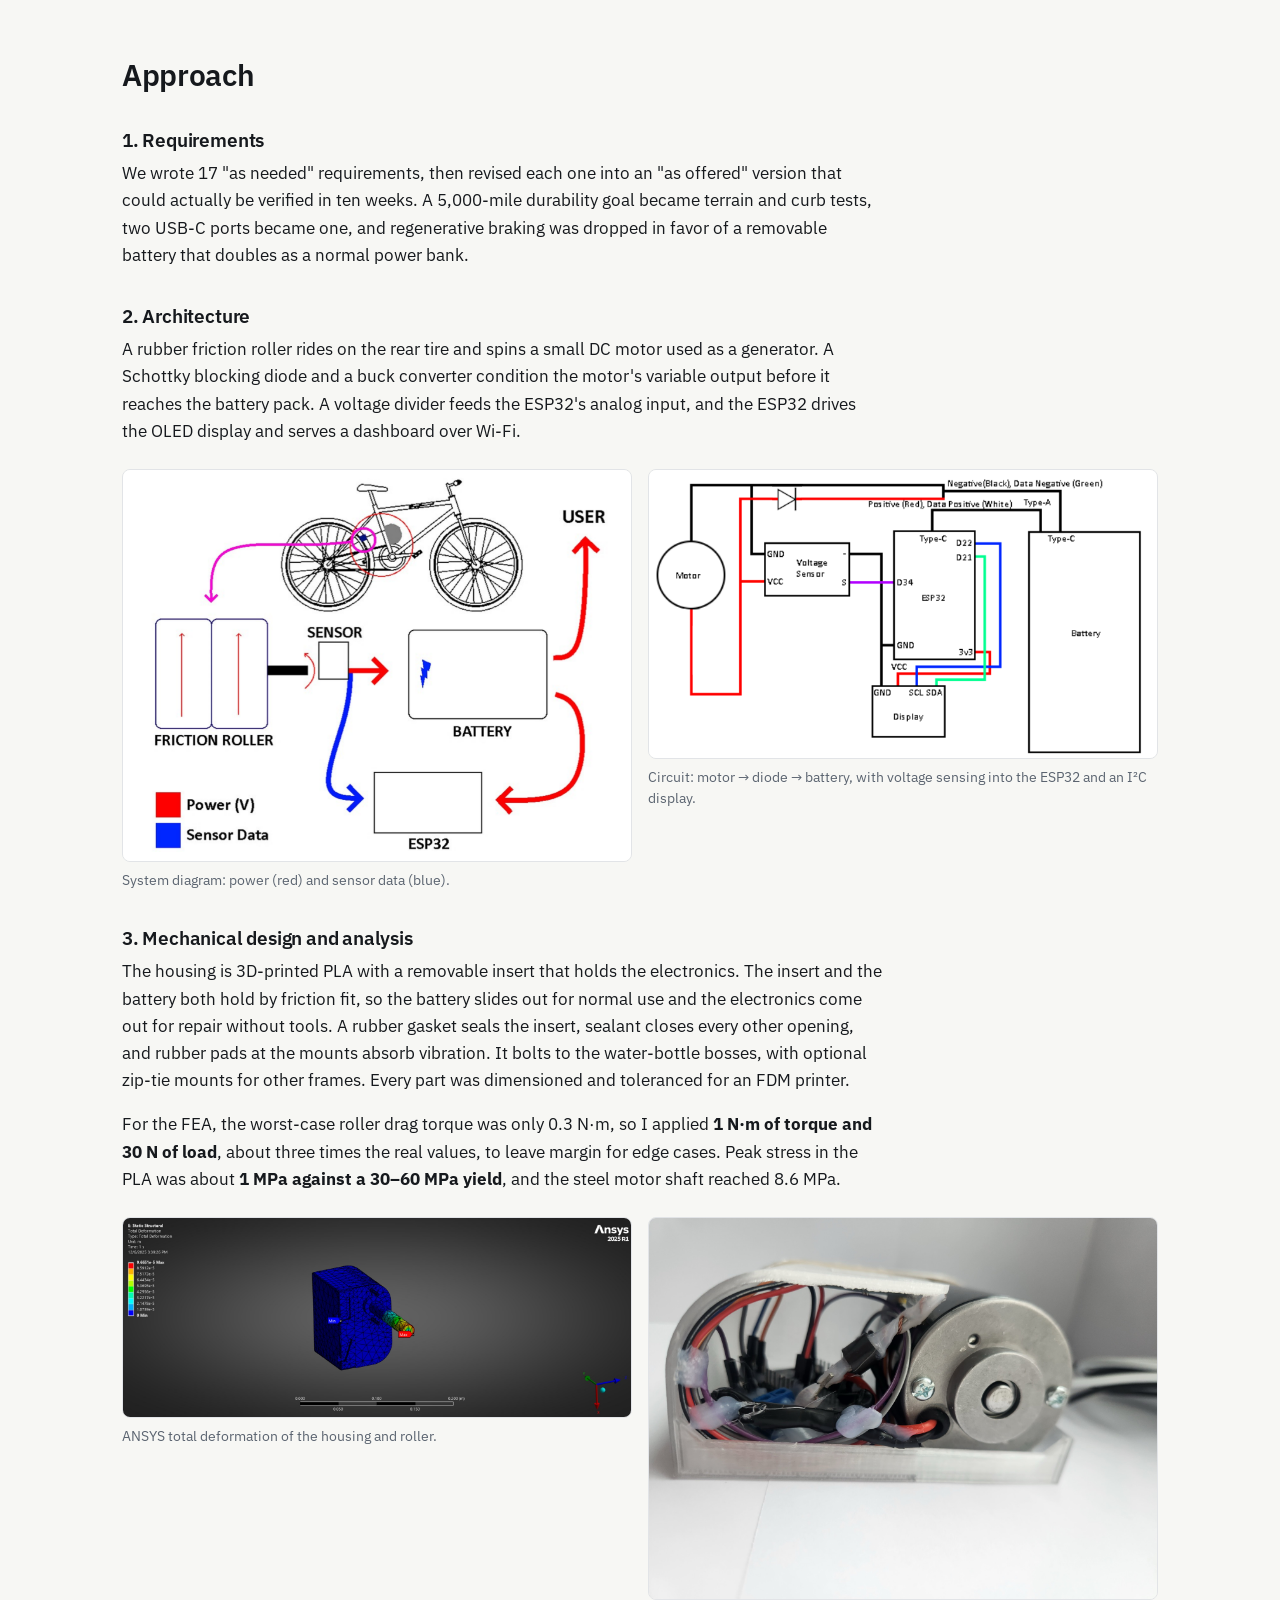
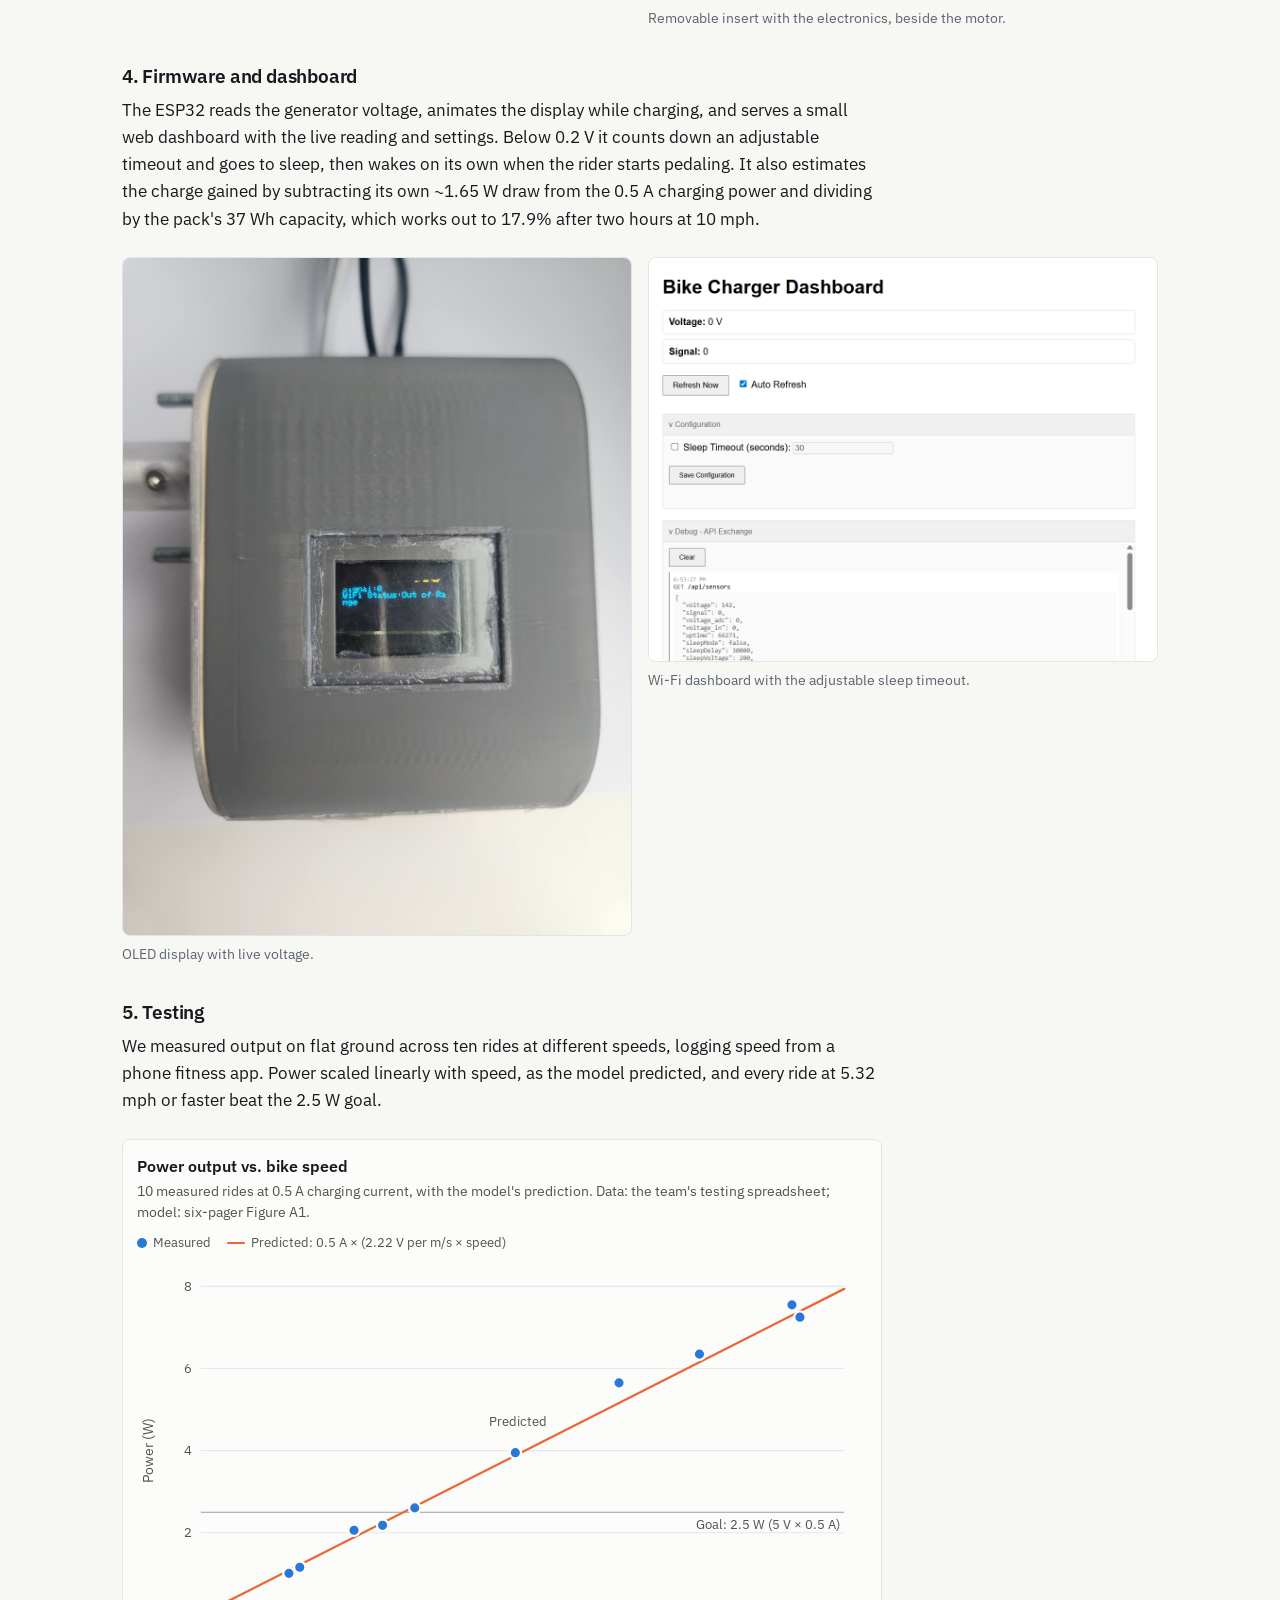
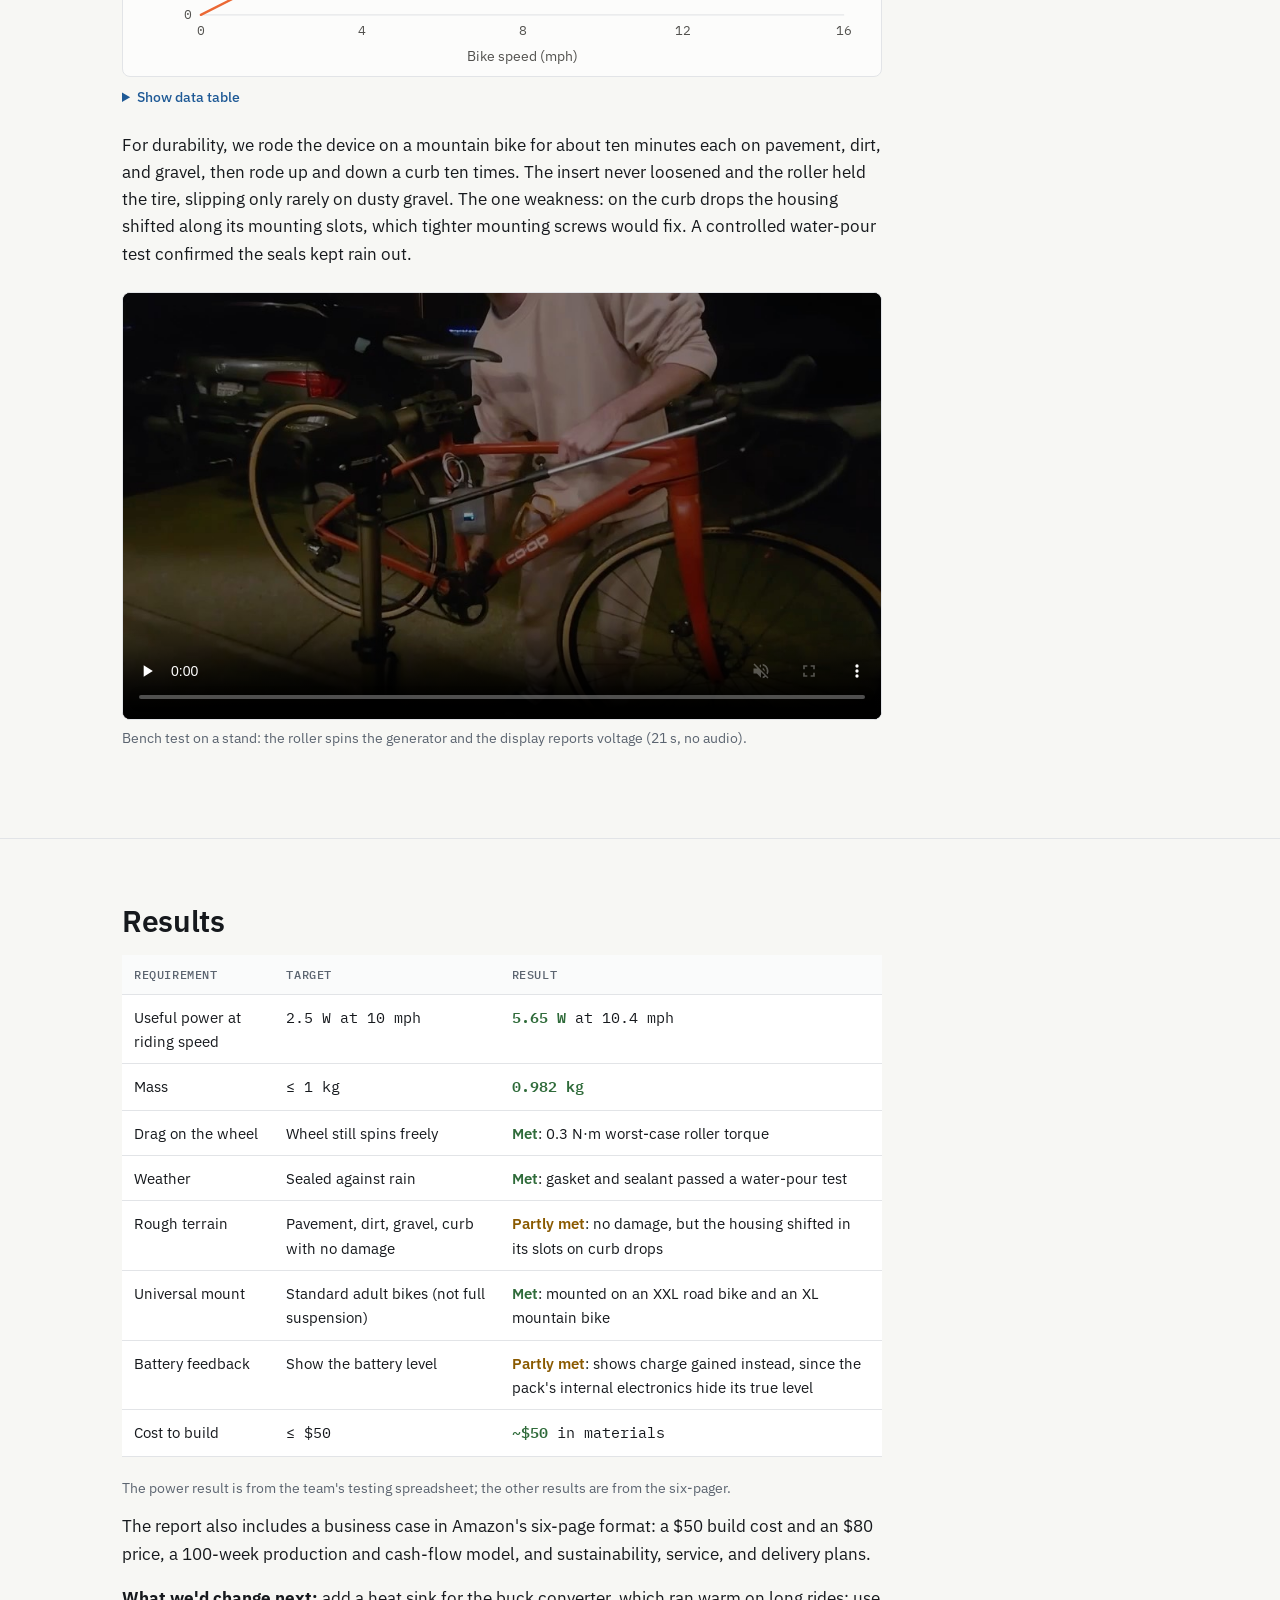
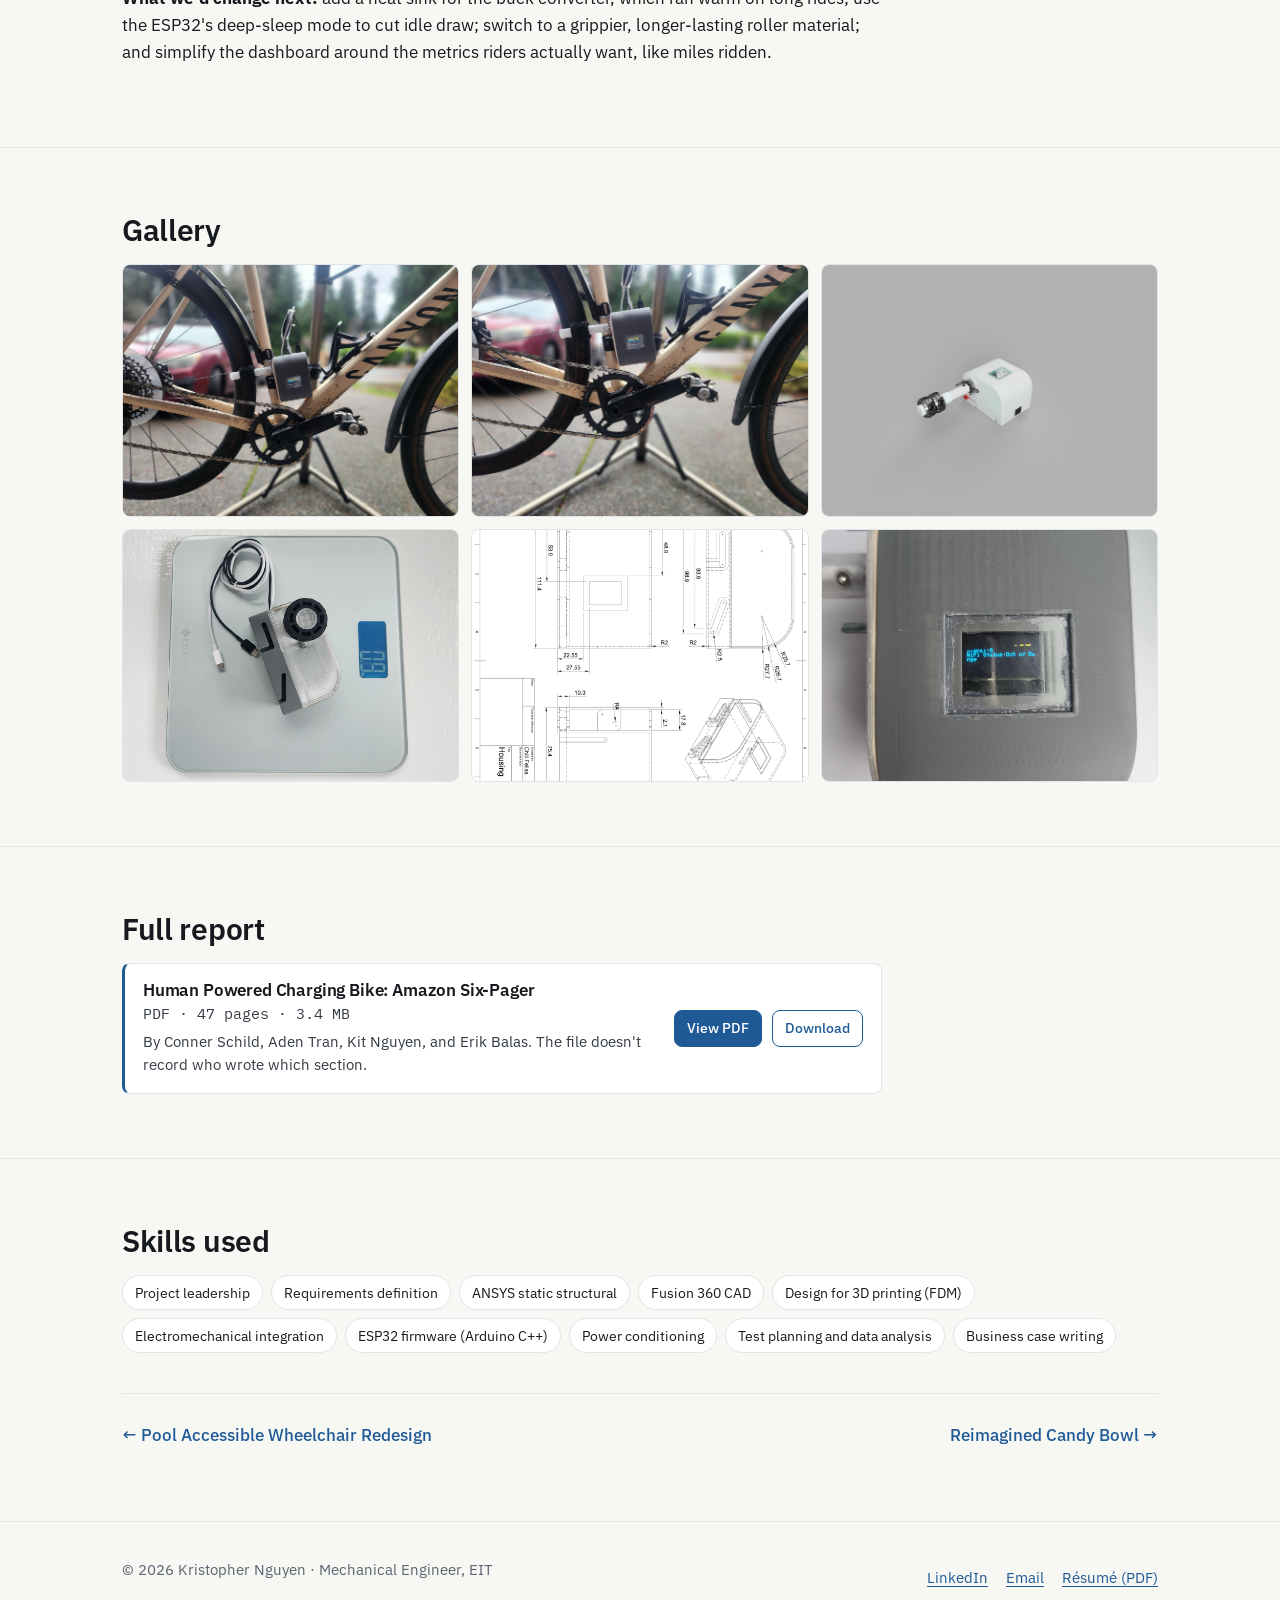
<file: projects/bike-dynamo.html>
<!doctype html>
<html lang="en">
<head>
  <meta charset="utf-8">
  <meta name="viewport" content="width=device-width, initial-scale=1">
  <script>document.documentElement.classList.add("js");</script>
  <title>Human Powered Bike Dynamo | Kristopher Nguyen</title>
  <meta name="description" content="Project case study: a bike-mounted friction-roller generator that charges a removable battery pack, with an ESP32, OLED display, and Wi-Fi dashboard. Kit Nguyen led the 4-person team.">
  <link rel="icon" href="../favicon.svg" type="image/svg+xml">
  <link rel="preconnect" href="https://fonts.googleapis.com">
  <link rel="preconnect" href="https://fonts.gstatic.com" crossorigin>
  <link rel="stylesheet" href="https://fonts.googleapis.com/css2?family=IBM+Plex+Mono:wght@400;500&family=IBM+Plex+Sans:ital,wght@0,400;0,500;0,600;1,400&display=swap">
  <link rel="stylesheet" href="../css/style.css">
  <script src="../js/main.js" defer></script>
</head>
<body>
  <a class="skip-link" href="#main">Skip to content</a>

  <header class="site-header">
    <div class="wrap">
      <a class="brand" href="../index.html">Kit Nguyen<span>EIT</span></a>
      <nav class="site-nav" aria-label="Main">
        <button class="nav-toggle" type="button" aria-expanded="false" aria-controls="nav-links"><span class="nav-toggle-icon" aria-hidden="true"></span>Menu</button>
        <div class="nav-links" id="nav-links">
          <a class="nav-link" href="../index.html#timeline">Timeline</a>
          <a class="nav-link" href="../index.html#projects">Projects</a>
          <a class="nav-link" href="../index.html#more-work">More work</a>
          <a class="nav-link" href="../index.html#skills">Skills</a>
          <a class="nav-link" href="../index.html#leadership">Leadership</a>
        </div>
        <a class="btn btn--small" href="../files/Kristopher-Nguyen-Resume.pdf">Résumé</a>
      </nav>
    </div>
  </header>

  <main id="main">
    <div class="wrap"><p class="crumb"><a href="../index.html#projects">← All projects</a></p></div>

    <!-- ============ Hero ============ -->
    <section class="proj-hero" aria-labelledby="page-title">
      <div class="wrap">
        <div>
          <ul class="tags"><li>Electromechanical</li><li>ESP32</li><li>ANSYS</li><li>ME 480</li></ul>
          <h1 id="page-title">Human Powered Bike Dynamo</h1>
          <p class="lede">A bike-mounted generator that charges a removable battery pack while you ride, with live voltage on an OLED screen and a Wi-Fi dashboard.</p>
          <dl class="spec">
            <div><dt>My role</dt><dd>Project lead, from trade studies through the final build and test</dd></div>
            <div><dt>Team</dt><dd>4 students</dd></div>
            <div><dt>Dates</dt><dd>Sep – Dec 2025 · UW ME 480</dd></div>
            <div><dt>Tools</dt><dd>Fusion 360, ANSYS Mechanical, ESP32 (Arduino C++), 3D printing, soldering</dd></div>
          </dl>
        </div>
        <a class="proj-hero-img zoom" href="../images/bike-dynamo/product-hero.jpg">
          <img src="../images/bike-dynamo/product-hero.jpg" width="1600" height="1200" alt="Gray 3D-printed dynamo housing with a rubber friction roller and a small OLED screen showing the output voltage">
        </a>
      </div>
    </section>

    <div class="wrap">
      <ul class="key-numbers" aria-label="Key results">
        <li><strong>5.65 W</strong>at 10.4 mph (goal: 2.5 W at 10 mph)</li>
        <li><strong>7.55 W</strong>peak measured, at 14.7 mph</li>
        <li><strong>0.98 kg</strong>total mass (limit 1 kg)</li>
        <li><strong>17.9%</strong>of a 10,000 mAh pack per 2 h ride at 10 mph</li>
      </ul>
      <p class="source-note">The two power figures are measured ride data from the team's testing spreadsheet; the mass and charge estimate are from the six-pager.</p>
    </div>

    <!-- ============ Problem ============ -->
    <section class="section" aria-labelledby="problem-title">
      <div class="wrap"><div class="prose">
        <h2 id="problem-title">The problem</h2>
        <p>Cyclists put out a lot of mechanical energy, and almost none of it is captured, especially when coasting downhill. Our goal was to turn part of that energy into useful electrical energy for charging a phone, without the rider noticing the device.</p>
        <p>The ideal requirements were ambitious, so we cut them down to what we could build and test in ten weeks: generate a useful 5 V at 0.5 A (2.5 W) at 10 mph, weigh no more than 1 kg (about a full water bottle), add negligible drag, survive rain and rough terrain, mount on any standard adult bike without modification, and cost at most $50 to build.</p>
      </div></div>
    </section>

    <!-- ============ My role ============ -->
    <section class="section" aria-labelledby="role-title">
      <div class="wrap"><div class="prose">
        <h2 id="role-title">My role</h2>
        <p>I was the <strong>project lead</strong> for our four-person team, taking the project from trade studies and requirements through the final build and testing. I also:</p>
        <ul>
          <li>Ran the <strong>ANSYS</strong> structural analysis of the housing and roller mount.</li>
          <li>Sized the <strong>roller-to-tire drive ratio</strong> to get as much energy out of the wheel as possible.</li>
          <li>Handled the <strong>electromechanical integration</strong>: motor, power conditioning, voltage sensing, ESP32, display, and battery, all packed into one printed housing.</li>
        </ul>
      </div></div>
    </section>

    <!-- ============ Approach ============ -->
    <section class="section" aria-labelledby="approach-title">
      <div class="wrap">
        <div class="prose">
          <h2 id="approach-title">Approach</h2>

          <h3>1. Requirements</h3>
          <p>We wrote 17 "as needed" requirements, then revised each one into an "as offered" version that could actually be verified in ten weeks. A 5,000-mile durability goal became terrain and curb tests, two USB-C ports became one, and regenerative braking was dropped in favor of a removable battery that doubles as a normal power bank.</p>

          <h3>2. Architecture</h3>
          <p>A rubber friction roller rides on the rear tire and spins a small DC motor used as a generator. A Schottky blocking diode and a buck converter condition the motor's variable output before it reaches the battery pack. A voltage divider feeds the ESP32's analog input, and the ESP32 drives the OLED display and serves a dashboard over Wi-Fi.</p>
        </div>
        <div class="fig-row fig-row--2">
          <figure>
            <a class="zoom" href="../images/bike-dynamo/system-diagram.png"><img src="../images/bike-dynamo/system-diagram.png" width="866" height="666" loading="lazy" alt="System diagram: friction roller on the bike wheel drives the generator; power flows to the battery and user, sensor data flows to the ESP32"></a>
            <figcaption>System diagram: power (red) and sensor data (blue).</figcaption>
          </figure>
          <figure>
            <a class="zoom" href="../images/bike-dynamo/circuit-diagram.png"><img src="../images/bike-dynamo/circuit-diagram.png" width="738" height="418" loading="lazy" alt="Circuit diagram: motor, diode, voltage sensor, ESP32, display, and battery"></a>
            <figcaption>Circuit: motor → diode → battery, with voltage sensing into the ESP32 and an I²C display.</figcaption>
          </figure>
        </div>

        <div class="prose">
          <h3>3. Mechanical design and analysis</h3>
          <p>The housing is 3D-printed PLA with a removable insert that holds the electronics. The insert and the battery both hold by friction fit, so the battery slides out for normal use and the electronics come out for repair without tools. A rubber gasket seals the insert, sealant closes every other opening, and rubber pads at the mounts absorb vibration. It bolts to the water-bottle bosses, with optional zip-tie mounts for other frames. Every part was dimensioned and toleranced for an FDM printer.</p>
          <p>For the FEA, the worst-case roller drag torque was only 0.3 N·m, so I applied <strong>1 N·m of torque and 30 N of load</strong>, about three times the real values, to leave margin for edge cases. Peak stress in the PLA was about <strong>1 MPa against a 30–60 MPa yield</strong>, and the steel motor shaft reached 8.6 MPa.</p>
        </div>
        <div class="fig-row fig-row--2">
          <figure>
            <a class="zoom" href="../images/bike-dynamo/fea-deformation.jpg"><img src="../images/bike-dynamo/fea-deformation.jpg" width="1600" height="628" loading="lazy" alt="ANSYS total deformation of the dynamo housing and roller under load"></a>
            <figcaption>ANSYS total deformation of the housing and roller.</figcaption>
          </figure>
          <figure>
            <a class="zoom" href="../images/bike-dynamo/insert-electronics.jpg"><img src="../images/bike-dynamo/insert-electronics.jpg" width="1600" height="1200" loading="lazy" alt="Removable insert opened to show the wiring, diode, and ESP32 beside the motor"></a>
            <figcaption>Removable insert with the electronics, beside the motor.</figcaption>
          </figure>
        </div>

        <div class="prose">
          <h3>4. Firmware and dashboard</h3>
          <p>The ESP32 reads the generator voltage, animates the display while charging, and serves a small web dashboard with the live reading and settings. Below 0.2 V it counts down an adjustable timeout and goes to sleep, then wakes on its own when the rider starts pedaling. It also estimates the charge gained by subtracting its own ~1.65 W draw from the 0.5 A charging power and dividing by the pack's 37 Wh capacity, which works out to 17.9% after two hours at 10 mph.</p>
        </div>
        <div class="fig-row fig-row--2">
          <figure>
            <a class="zoom" href="../images/bike-dynamo/display-closeup.jpg"><img src="../images/bike-dynamo/display-closeup.jpg" width="1200" height="1600" loading="lazy" alt="Close-up of the OLED display on the housing showing the measured voltage"></a>
            <figcaption>OLED display with live voltage.</figcaption>
          </figure>
          <figure>
            <a class="zoom" href="../images/bike-dynamo/web-dashboard.png"><img src="../images/bike-dynamo/web-dashboard.png" width="1076" height="854" loading="lazy" alt="Bike Charger Dashboard web page with voltage, signal, sleep timeout setting, and a debug panel"></a>
            <figcaption>Wi-Fi dashboard with the adjustable sleep timeout.</figcaption>
          </figure>
        </div>

        <div class="prose">
          <h3>5. Testing</h3>
          <p>We measured output on flat ground across ten rides at different speeds, logging speed from a phone fitness app. Power scaled linearly with speed, as the model predicted, and every ride at 5.32 mph or faster beat the 2.5 W goal.</p>
        </div>

        <figure class="chart prose" aria-labelledby="bike-chart-title">
          <p class="chart-title" id="bike-chart-title">Power output vs. bike speed</p>
          <p class="chart-sub" id="bike-chart-sub">10 measured rides at 0.5 A charging current, with the model's prediction. Data: the team's testing spreadsheet; model: six-pager Figure A1.</p>
          <ul class="chart-legend">
            <li><span class="key-dot"></span>Measured</li>
            <li><span class="key-line"></span>Predicted: 0.5 A × (2.22 V per m/s × speed)</li>
          </ul>
          <svg viewBox="0 0 640 360" role="img" aria-labelledby="bike-chart-title bike-chart-sub">
            <line class="grid" x1="56" x2="620" y1="312.0" y2="312.0"/><text class="axis-text" x="48" y="316.0" text-anchor="end">0</text>
            <line class="grid" x1="56" x2="620" y1="240.0" y2="240.0"/><text class="axis-text" x="48" y="244.0" text-anchor="end">2</text>
            <line class="grid" x1="56" x2="620" y1="168.0" y2="168.0"/><text class="axis-text" x="48" y="172.0" text-anchor="end">4</text>
            <line class="grid" x1="56" x2="620" y1="96.0" y2="96.0"/><text class="axis-text" x="48" y="100.0" text-anchor="end">6</text>
            <line class="grid" x1="56" x2="620" y1="24.0" y2="24.0"/><text class="axis-text" x="48" y="28.0" text-anchor="end">8</text>
            <text class="axis-text" x="56.0" y="330" text-anchor="middle">0</text>
            <text class="axis-text" x="197.0" y="330" text-anchor="middle">4</text>
            <text class="axis-text" x="338.0" y="330" text-anchor="middle">8</text>
            <text class="axis-text" x="479.0" y="330" text-anchor="middle">12</text>
            <text class="axis-text" x="620.0" y="330" text-anchor="middle">16</text>
            <text class="axis-title" x="338" y="352" text-anchor="middle">Bike speed (mph)</text>
            <text class="axis-title" x="14" y="168" text-anchor="middle" transform="rotate(-90 14 168)">Power (W)</text>
            <line class="ref-line" x1="56" x2="620" y1="222.0" y2="222.0"/><text class="ref-text" x="616" y="237.0" text-anchor="end">Goal: 2.5 W (5 V × 0.5 A)</text>
            <line class="model" x1="56.0" y1="312.0" x2="620.0" y2="26.2"/><text class="ref-text" x="359.1" y="146.4" text-anchor="end">Predicted</text>
            <g class="pt" tabindex="0" data-tip="2.19 mph · 2.02 V · 1.01 W"><circle class="hit" cx="133.2" cy="275.6" r="12"/><circle class="dot" cx="133.2" cy="275.6" r="5"/></g>
            <g class="pt" tabindex="0" data-tip="2.46 mph · 2.32 V · 1.16 W"><circle class="hit" cx="142.7" cy="270.2" r="12"/><circle class="dot" cx="142.7" cy="270.2" r="5"/></g>
            <g class="pt" tabindex="0" data-tip="3.81 mph · 4.12 V · 2.06 W"><circle class="hit" cx="190.3" cy="237.8" r="12"/><circle class="dot" cx="190.3" cy="237.8" r="5"/></g>
            <g class="pt" tabindex="0" data-tip="4.52 mph · 4.36 V · 2.18 W"><circle class="hit" cx="215.3" cy="233.5" r="12"/><circle class="dot" cx="215.3" cy="233.5" r="5"/></g>
            <g class="pt" tabindex="0" data-tip="5.32 mph · 5.21 V · 2.61 W"><circle class="hit" cx="243.5" cy="218.2" r="12"/><circle class="dot" cx="243.5" cy="218.2" r="5"/></g>
            <g class="pt" tabindex="0" data-tip="7.82 mph · 7.9 V · 3.95 W"><circle class="hit" cx="331.7" cy="169.8" r="12"/><circle class="dot" cx="331.7" cy="169.8" r="5"/></g>
            <g class="pt" tabindex="0" data-tip="10.4 mph · 11.3 V · 5.65 W"><circle class="hit" cx="422.6" cy="108.6" r="12"/><circle class="dot" cx="422.6" cy="108.6" r="5"/></g>
            <g class="pt" tabindex="0" data-tip="12.4 mph · 12.7 V · 6.35 W"><circle class="hit" cx="493.1" cy="83.4" r="12"/><circle class="dot" cx="493.1" cy="83.4" r="5"/></g>
            <g class="pt" tabindex="0" data-tip="14.7 mph · 15.1 V · 7.55 W"><circle class="hit" cx="574.2" cy="40.2" r="12"/><circle class="dot" cx="574.2" cy="40.2" r="5"/></g>
            <g class="pt" tabindex="0" data-tip="14.9 mph · 14.5 V · 7.25 W"><circle class="hit" cx="581.2" cy="51.0" r="12"/><circle class="dot" cx="581.2" cy="51.0" r="5"/></g>
          </svg>
        </figure>
        <details class="data-table prose">
          <summary>Show data table</summary>
          <div class="table-wrap">
            <table>
              <thead><tr><th scope="col">Speed (mph)</th><th scope="col">Voltage (V)</th><th scope="col">Power at 0.5 A (W)</th></tr></thead>
              <tbody>
                <tr><td class="num">2.19</td><td class="num">2.02</td><td class="num">1.01</td></tr>
                <tr><td class="num">2.46</td><td class="num">2.32</td><td class="num">1.16</td></tr>
                <tr><td class="num">3.81</td><td class="num">4.12</td><td class="num">2.06</td></tr>
                <tr><td class="num">4.52</td><td class="num">4.36</td><td class="num">2.18</td></tr>
                <tr><td class="num">5.32</td><td class="num">5.21</td><td class="num">2.61</td></tr>
                <tr><td class="num">7.82</td><td class="num">7.9</td><td class="num">3.95</td></tr>
                <tr><td class="num">10.4</td><td class="num">11.3</td><td class="num">5.65</td></tr>
                <tr><td class="num">12.4</td><td class="num">12.7</td><td class="num">6.35</td></tr>
                <tr><td class="num">14.7</td><td class="num">15.1</td><td class="num">7.55</td></tr>
                <tr><td class="num">14.9</td><td class="num">14.5</td><td class="num">7.25</td></tr>
              </tbody>
            </table>
          </div>
        </details>

        <div class="prose">
          <p>For durability, we rode the device on a mountain bike for about ten minutes each on pavement, dirt, and gravel, then rode up and down a curb ten times. The insert never loosened and the roller held the tire, slipping only rarely on dusty gravel. The one weakness: on the curb drops the housing shifted along its mounting slots, which tighter mounting screws would fix. A controlled water-pour test confirmed the seals kept rain out.</p>
        </div>
        <figure class="clip prose">
          <video controls muted loop playsinline preload="none" poster="../videos/bike-dynamo-bench.jpg" width="640" height="360">
            <source src="../videos/bike-dynamo-bench.mp4" type="video/mp4">
          </video>
          <figcaption>Bench test on a stand: the roller spins the generator and the display reports voltage (21 s, no audio).</figcaption>
        </figure>
      </div>
    </section>

    <!-- ============ Results ============ -->
    <section class="section" aria-labelledby="results-title">
      <div class="wrap"><div class="prose">
        <h2 id="results-title">Results</h2>
        <div class="table-wrap">
          <table>
            <thead><tr><th scope="col">Requirement</th><th scope="col">Target</th><th scope="col">Result</th></tr></thead>
            <tbody>
              <tr><td>Useful power at riding speed</td><td class="num">2.5 W at 10 mph</td><td class="num"><span class="pass">5.65 W</span> at 10.4 mph</td></tr>
              <tr><td>Mass</td><td class="num">≤ 1 kg</td><td class="num"><span class="pass">0.982 kg</span></td></tr>
              <tr><td>Drag on the wheel</td><td>Wheel still spins freely</td><td><span class="pass">Met</span>: 0.3 N·m worst-case roller torque</td></tr>
              <tr><td>Weather</td><td>Sealed against rain</td><td><span class="pass">Met</span>: gasket and sealant passed a water-pour test</td></tr>
              <tr><td>Rough terrain</td><td>Pavement, dirt, gravel, curb with no damage</td><td><span class="partial">Partly met</span>: no damage, but the housing shifted in its slots on curb drops</td></tr>
              <tr><td>Universal mount</td><td>Standard adult bikes (not full suspension)</td><td><span class="pass">Met</span>: mounted on an XXL road bike and an XL mountain bike</td></tr>
              <tr><td>Battery feedback</td><td>Show the battery level</td><td><span class="partial">Partly met</span>: shows charge gained instead, since the pack's internal electronics hide its true level</td></tr>
              <tr><td>Cost to build</td><td class="num">≤ $50</td><td class="num"><span class="pass">~$50</span> in materials</td></tr>
            </tbody>
          </table>
        </div>
        <p class="source-note">The power result is from the team's testing spreadsheet; the other results are from the six-pager.</p>
        <p>The report also includes a business case in Amazon's six-page format: a $50 build cost and an $80 price, a 100-week production and cash-flow model, and sustainability, service, and delivery plans.</p>
        <p><strong>What we'd change next:</strong> add a heat sink for the buck converter, which ran warm on long rides; use the ESP32's deep-sleep mode to cut idle draw; switch to a grippier, longer-lasting roller material; and simplify the dashboard around the metrics riders actually want, like miles ridden.</p>
      </div></div>
    </section>

    <!-- ============ Gallery ============ -->
    <section class="section" aria-labelledby="gallery-title">
      <div class="wrap">
        <h2 id="gallery-title">Gallery</h2>
        <div class="gallery">
          <a class="zoom" href="../images/bike-dynamo/mounted-road-bike.jpg"><img src="../images/bike-dynamo/mounted-road-bike.jpg" width="1400" height="1050" loading="lazy" alt="The dynamo mounted on a road bike's frame beside the rear wheel"></a>
          <a class="zoom" href="../images/bike-dynamo/mounted-closeup.jpg"><img src="../images/bike-dynamo/mounted-closeup.jpg" width="1400" height="1050" loading="lazy" alt="Close-up of the mounted dynamo with the roller against the rear tire"></a>
          <a class="zoom" href="../images/bike-dynamo/render.jpg"><img src="../images/bike-dynamo/render.jpg" width="1400" height="1050" loading="lazy" alt="Render of the dynamo housing and roller"></a>
          <a class="zoom" href="../images/bike-dynamo/weigh-in.jpg"><img src="../images/bike-dynamo/weigh-in.jpg" width="1200" height="1600" loading="lazy" alt="The complete device on a kitchen scale"></a>
          <a class="zoom" href="../images/bike-dynamo/gdt-drawing.png"><img src="../images/bike-dynamo/gdt-drawing.png" width="1132" height="1600" loading="lazy" alt="Dimensioned GD&amp;T drawing of a printed dynamo part"></a>
          <a class="zoom" href="../images/bike-dynamo/display-closeup.jpg"><img src="../images/bike-dynamo/display-closeup.jpg" width="1200" height="1600" loading="lazy" alt="OLED display close-up"></a>
        </div>
      </div>
    </section>

    <!-- ============ Full report ============ -->
    <section class="section" id="report" aria-labelledby="report-title">
      <div class="wrap"><div class="prose">
        <h2 id="report-title">Full report</h2>
        <ul class="report-list">
          <li>
            <div>
              <h3>Human Powered Charging Bike: Amazon Six-Pager</h3>
              <p class="report-meta">PDF · 47 pages · 3.4 MB</p>
              <p>By Conner Schild, Aden Tran, Kit Nguyen, and Erik Balas. The file doesn't record who wrote which section.</p>
            </div>
            <div class="btn-row">
              <a class="btn btn--small" href="../files/reports/bike-dynamo-six-pager.pdf" target="_blank" rel="noopener">View PDF</a>
              <a class="btn btn--small btn--ghost" href="../files/reports/bike-dynamo-six-pager.pdf" download>Download</a>
            </div>
          </li>
        </ul>
      </div></div>
    </section>

    <!-- ============ Skills used ============ -->
    <section class="section" aria-labelledby="skills-title">
      <div class="wrap">
        <h2 id="skills-title">Skills used</h2>
        <ul class="skills-used">
          <li>Project leadership</li>
          <li>Requirements definition</li>
          <li>ANSYS static structural</li>
          <li>Fusion 360 CAD</li>
          <li>Design for 3D printing (FDM)</li>
          <li>Electromechanical integration</li>
          <li>ESP32 firmware (Arduino C++)</li>
          <li>Power conditioning</li>
          <li>Test planning and data analysis</li>
          <li>Business case writing</li>
        </ul>

        <nav class="pager" aria-label="Projects">
          <a href="pawr.html">← Pool Accessible Wheelchair Redesign</a>
          <a href="claw-machine.html">Reimagined Candy Bowl →</a>
        </nav>
      </div>
    </section>
  </main>

  <footer class="site-footer">
    <div class="wrap">
      <p>© 2026 Kristopher Nguyen · Mechanical Engineer, EIT</p>
      <nav aria-label="Contact">
        <a href="https://www.linkedin.com/in/kit-nguyen/" rel="noopener">LinkedIn</a>
        <a data-email-user="kit.n567" data-email-domain="gmail.com" hidden>Email</a>
        <a href="../files/Kristopher-Nguyen-Resume.pdf">Résumé (PDF)</a>
      </nav>
    </div>
  </footer>
</body>
</html>
</file>
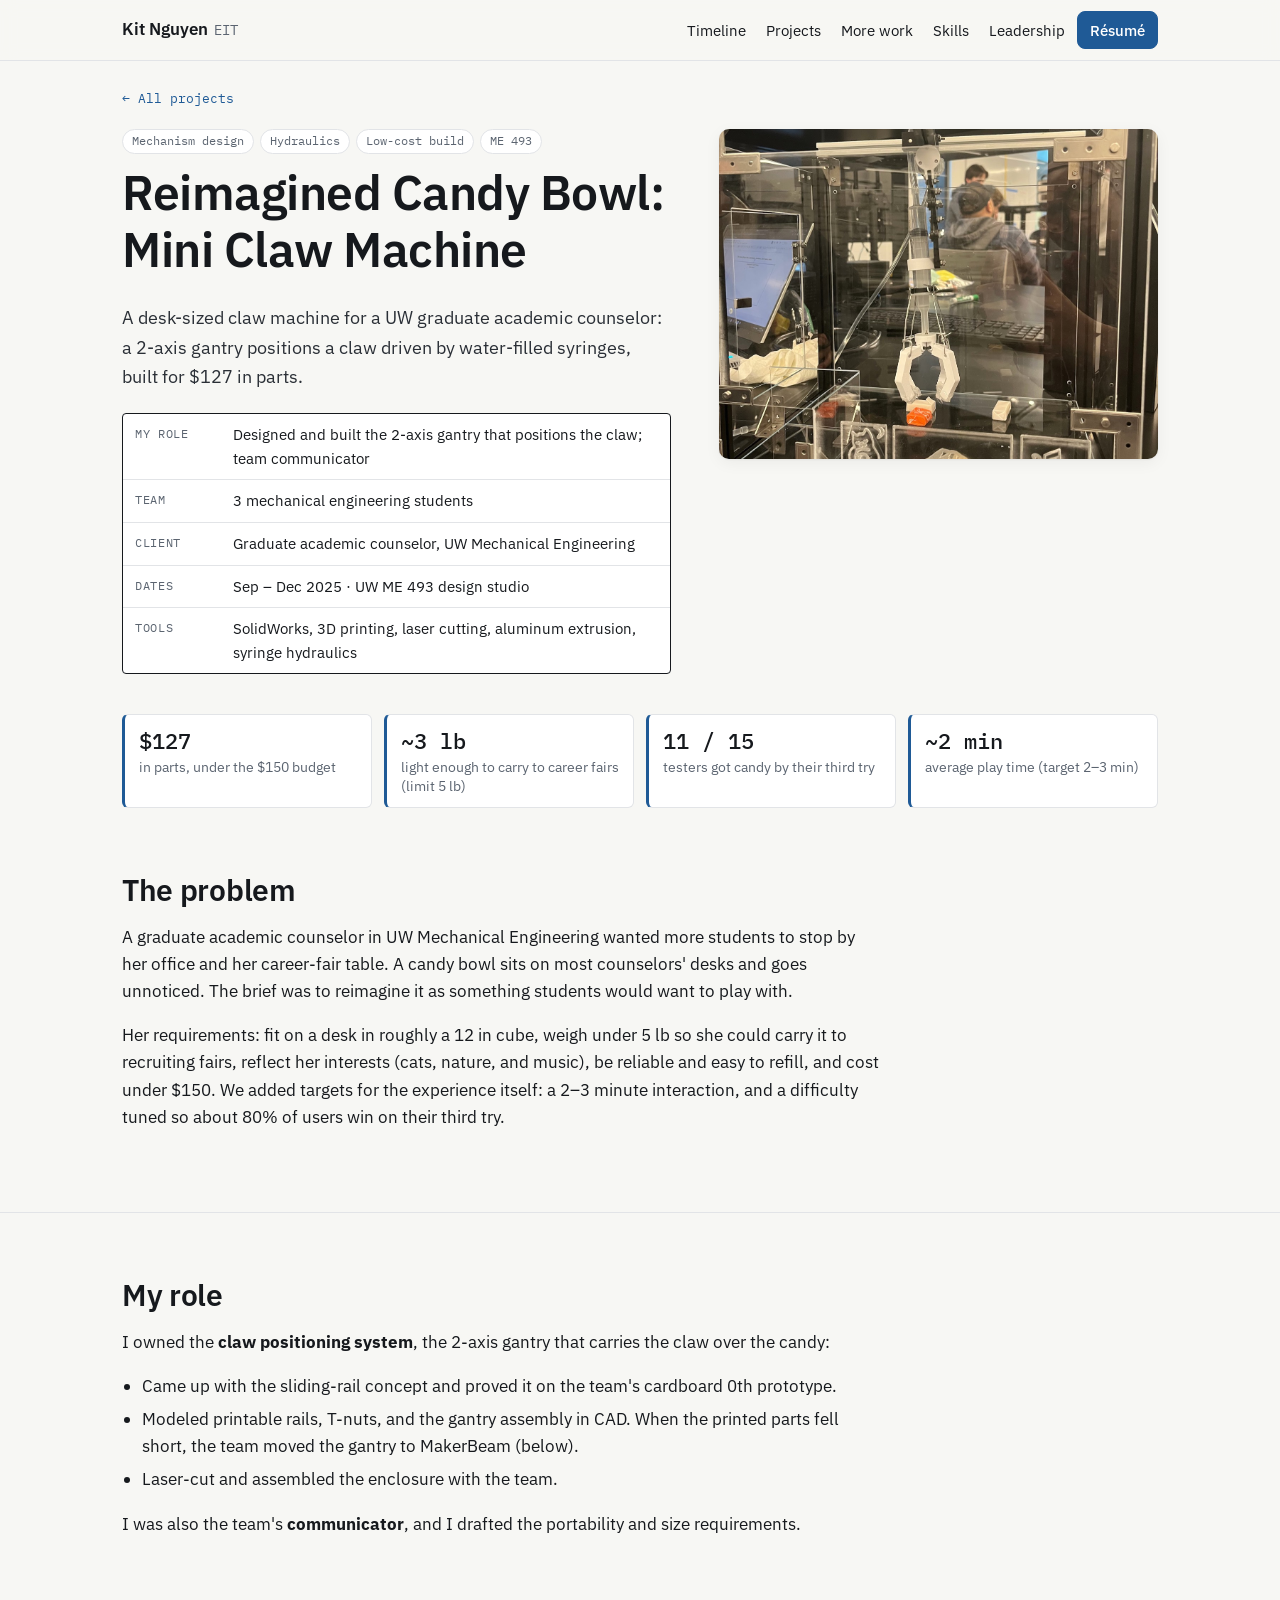
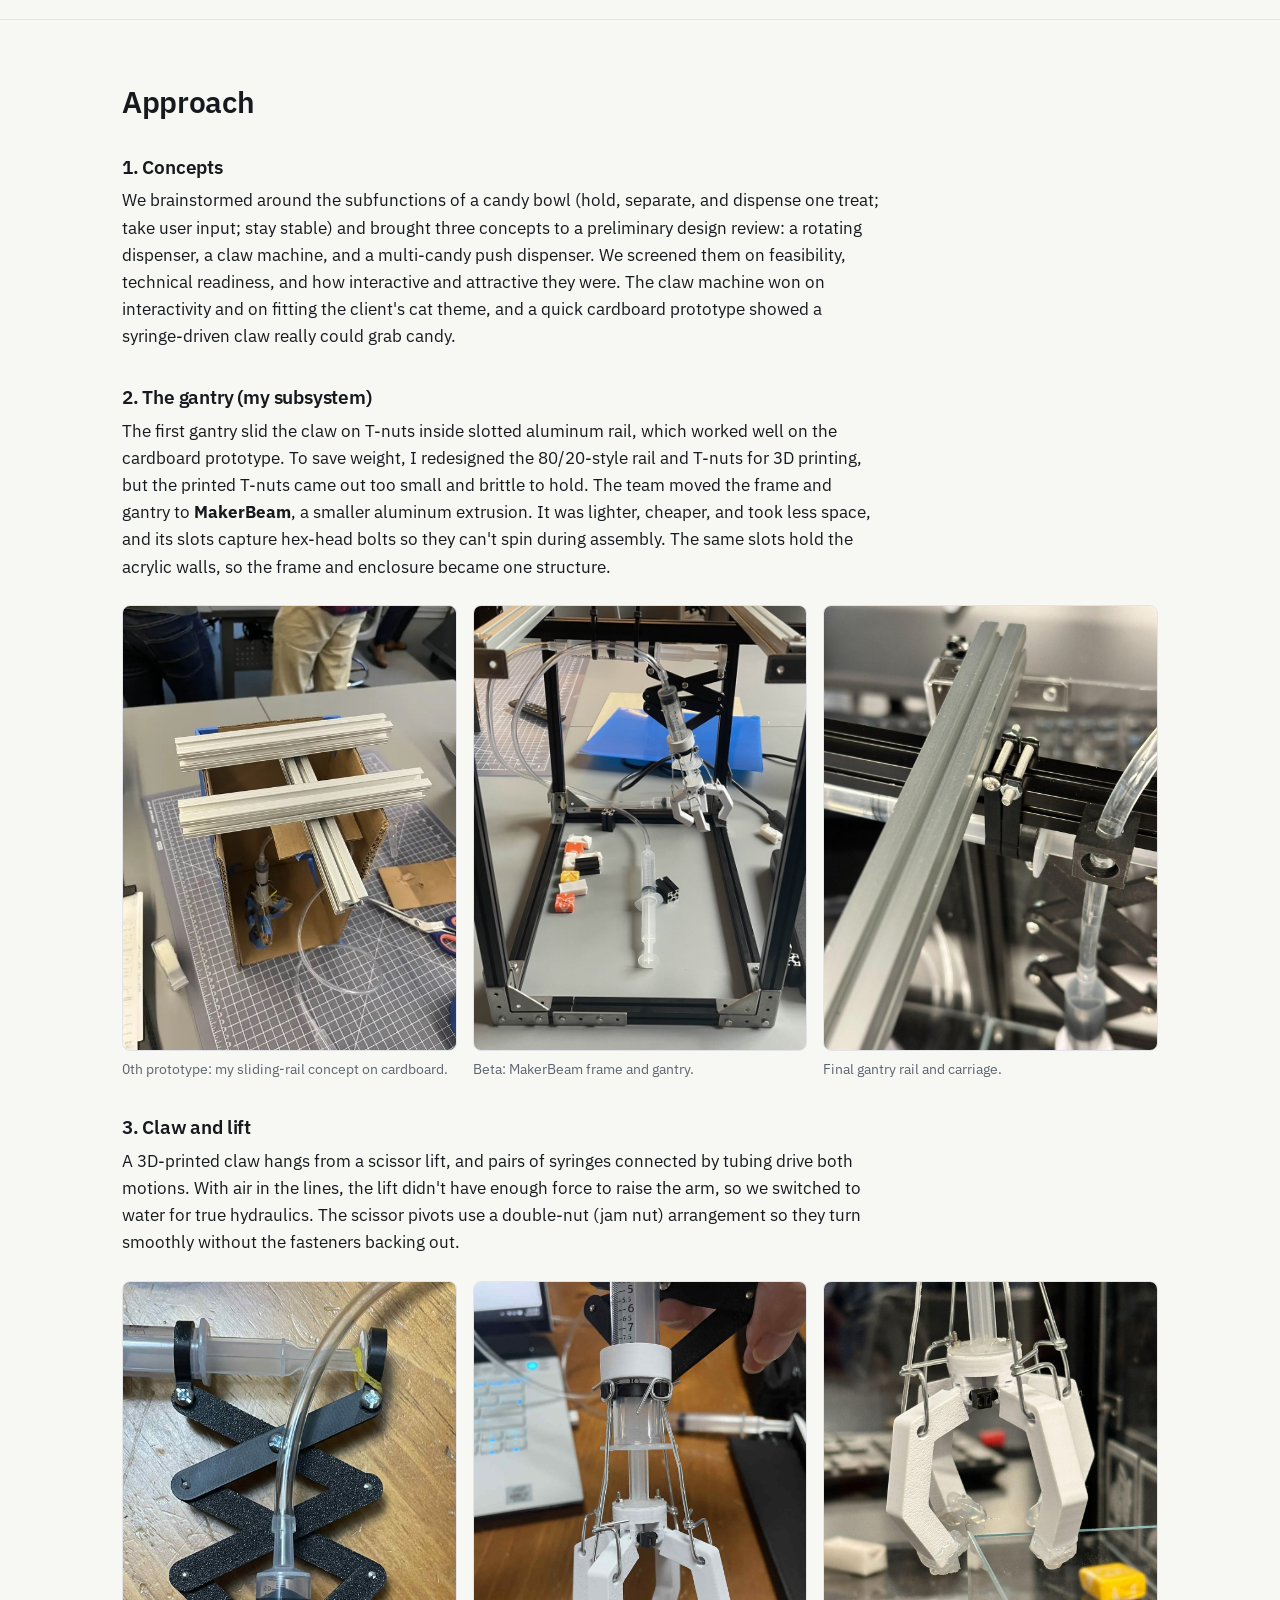
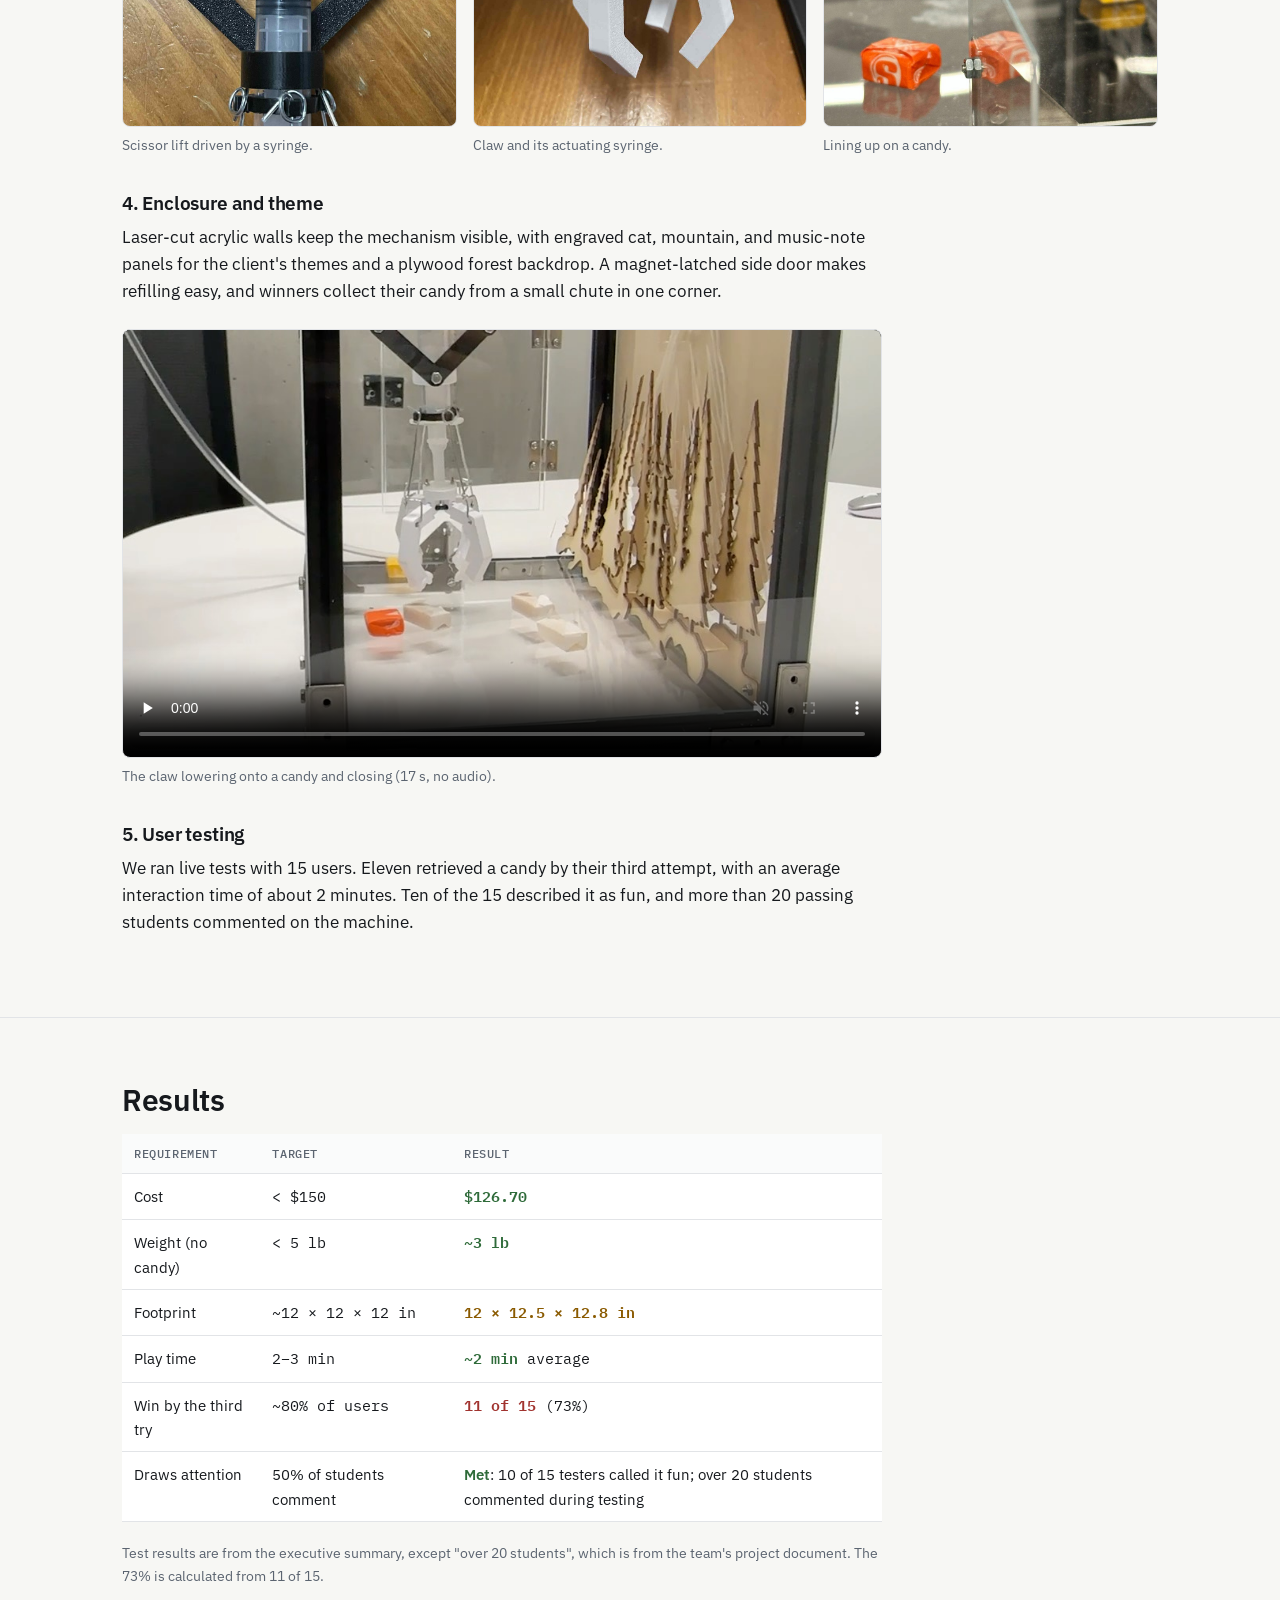
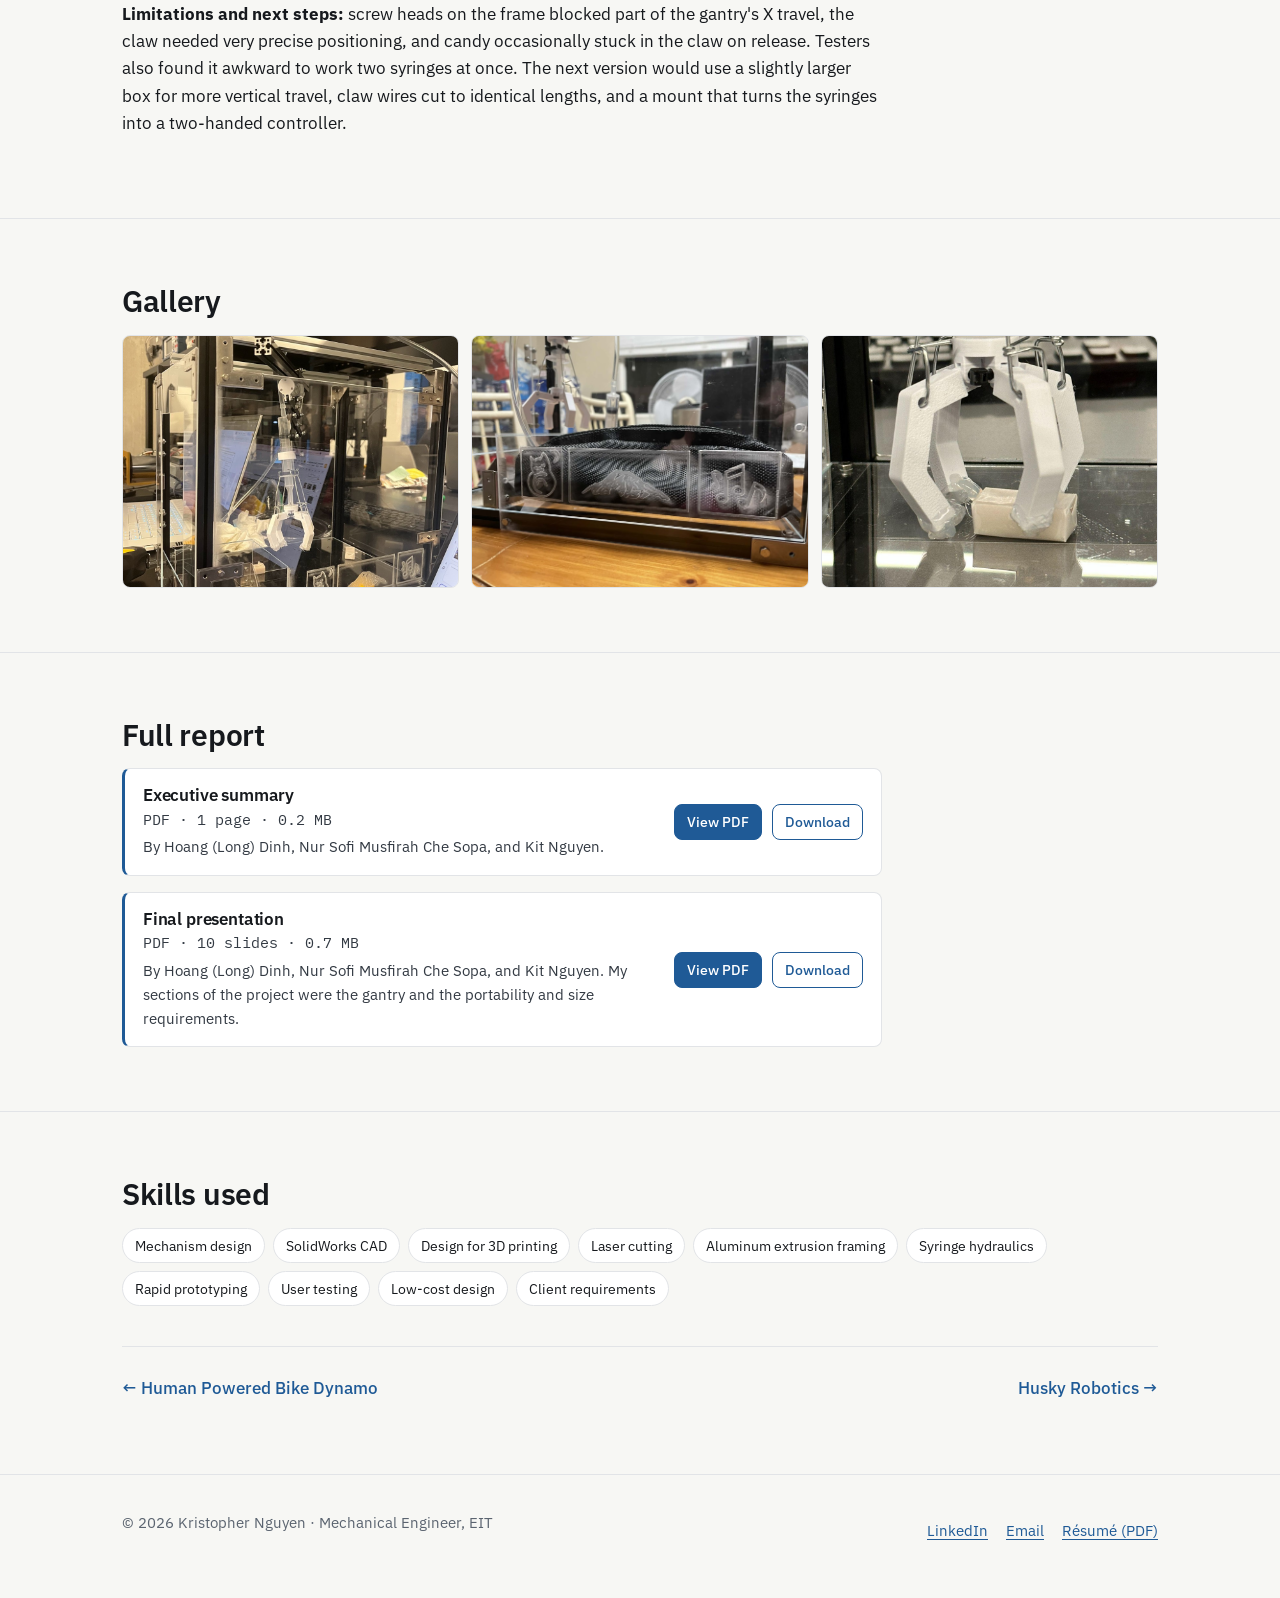
<file: projects/claw-machine.html>
<!doctype html>
<html lang="en">
<head>
  <meta charset="utf-8">
  <meta name="viewport" content="width=device-width, initial-scale=1">
  <script>document.documentElement.classList.add("js");</script>
  <title>Reimagined Candy Bowl: Mini Claw Machine | Kristopher Nguyen</title>
  <meta name="description" content="Project case study: a desk-sized claw machine with a 2-axis gantry and a syringe-hydraulic claw, built for $127 in parts. Kit Nguyen designed and built the gantry.">
  <link rel="icon" href="../favicon.svg" type="image/svg+xml">
  <link rel="preconnect" href="https://fonts.googleapis.com">
  <link rel="preconnect" href="https://fonts.gstatic.com" crossorigin>
  <link rel="stylesheet" href="https://fonts.googleapis.com/css2?family=IBM+Plex+Mono:wght@400;500&family=IBM+Plex+Sans:ital,wght@0,400;0,500;0,600;1,400&display=swap">
  <link rel="stylesheet" href="../css/style.css">
  <script src="../js/main.js" defer></script>
</head>
<body>
  <a class="skip-link" href="#main">Skip to content</a>

  <header class="site-header">
    <div class="wrap">
      <a class="brand" href="../index.html">Kit Nguyen<span>EIT</span></a>
      <nav class="site-nav" aria-label="Main">
        <button class="nav-toggle" type="button" aria-expanded="false" aria-controls="nav-links"><span class="nav-toggle-icon" aria-hidden="true"></span>Menu</button>
        <div class="nav-links" id="nav-links">
          <a class="nav-link" href="../index.html#timeline">Timeline</a>
          <a class="nav-link" href="../index.html#projects">Projects</a>
          <a class="nav-link" href="../index.html#more-work">More work</a>
          <a class="nav-link" href="../index.html#skills">Skills</a>
          <a class="nav-link" href="../index.html#leadership">Leadership</a>
        </div>
        <a class="btn btn--small" href="../files/Kristopher-Nguyen-Resume.pdf">Résumé</a>
      </nav>
    </div>
  </header>

  <main id="main">
    <div class="wrap"><p class="crumb"><a href="../index.html#projects">← All projects</a></p></div>

    <!-- ============ Hero ============ -->
    <section class="proj-hero" aria-labelledby="page-title">
      <div class="wrap">
        <div>
          <ul class="tags"><li>Mechanism design</li><li>Hydraulics</li><li>Low-cost build</li><li>ME 493</li></ul>
          <h1 id="page-title">Reimagined Candy Bowl: Mini Claw Machine</h1>
          <p class="lede">A desk-sized claw machine for a UW graduate academic counselor: a 2-axis gantry positions a claw driven by water-filled syringes, built for $127 in parts.</p>
          <dl class="spec">
            <div><dt>My role</dt><dd>Designed and built the 2-axis gantry that positions the claw; team communicator</dd></div>
            <div><dt>Team</dt><dd>3 mechanical engineering students</dd></div>
            <div><dt>Client</dt><dd>Graduate academic counselor, UW Mechanical Engineering</dd></div>
            <div><dt>Dates</dt><dd>Sep – Dec 2025 · UW ME 493 design studio</dd></div>
            <div><dt>Tools</dt><dd>SolidWorks, 3D printing, laser cutting, aluminum extrusion, syringe hydraulics</dd></div>
          </dl>
        </div>
        <a class="proj-hero-img zoom" href="../images/claw-machine/final-front.jpg">
          <img src="../images/claw-machine/final-front.jpg" width="1235" height="1400" alt="The finished claw machine: acrylic walls on a black aluminum frame, a white 3D-printed claw, and wrapped candy on the floor">
        </a>
      </div>
    </section>

    <div class="wrap">
      <ul class="key-numbers" aria-label="Key results">
        <li><strong>$127</strong>in parts, under the $150 budget</li>
        <li><strong>~3 lb</strong>light enough to carry to career fairs (limit 5 lb)</li>
        <li><strong>11 / 15</strong>testers got candy by their third try</li>
        <li><strong>~2 min</strong>average play time (target 2–3 min)</li>
      </ul>
    </div>

    <!-- ============ Problem ============ -->
    <section class="section" aria-labelledby="problem-title">
      <div class="wrap"><div class="prose">
        <h2 id="problem-title">The problem</h2>
        <p>A graduate academic counselor in UW Mechanical Engineering wanted more students to stop by her office and her career-fair table. A candy bowl sits on most counselors' desks and goes unnoticed. The brief was to reimagine it as something students would want to play with.</p>
        <p>Her requirements: fit on a desk in roughly a 12 in cube, weigh under 5 lb so she could carry it to recruiting fairs, reflect her interests (cats, nature, and music), be reliable and easy to refill, and cost under $150. We added targets for the experience itself: a 2–3 minute interaction, and a difficulty tuned so about 80% of users win on their third try.</p>
      </div></div>
    </section>

    <!-- ============ My role ============ -->
    <section class="section" aria-labelledby="role-title">
      <div class="wrap"><div class="prose">
        <h2 id="role-title">My role</h2>
        <p>I owned the <strong>claw positioning system</strong>, the 2-axis gantry that carries the claw over the candy:</p>
        <ul>
          <li>Came up with the sliding-rail concept and proved it on the team's cardboard 0th prototype.</li>
          <li>Modeled printable rails, T-nuts, and the gantry assembly in CAD. When the printed parts fell short, the team moved the gantry to MakerBeam (below).</li>
          <li>Laser-cut and assembled the enclosure with the team.</li>
        </ul>
        <p>I was also the team's <strong>communicator</strong>, and I drafted the portability and size requirements.</p>
      </div></div>
    </section>

    <!-- ============ Approach ============ -->
    <section class="section" aria-labelledby="approach-title">
      <div class="wrap">
        <div class="prose">
          <h2 id="approach-title">Approach</h2>

          <h3>1. Concepts</h3>
          <p>We brainstormed around the subfunctions of a candy bowl (hold, separate, and dispense one treat; take user input; stay stable) and brought three concepts to a preliminary design review: a rotating dispenser, a claw machine, and a multi-candy push dispenser. We screened them on feasibility, technical readiness, and how interactive and attractive they were. The claw machine won on interactivity and on fitting the client's cat theme, and a quick cardboard prototype showed a syringe-driven claw really could grab candy.</p>

          <h3>2. The gantry (my subsystem)</h3>
          <p>The first gantry slid the claw on T-nuts inside slotted aluminum rail, which worked well on the cardboard prototype. To save weight, I redesigned the 80/20-style rail and T-nuts for 3D printing, but the printed T-nuts came out too small and brittle to hold. The team moved the frame and gantry to <strong>MakerBeam</strong>, a smaller aluminum extrusion. It was lighter, cheaper, and took less space, and its slots capture hex-head bolts so they can't spin during assembly. The same slots hold the acrylic walls, so the frame and enclosure became one structure.</p>
        </div>
        <div class="fig-row fig-row--3 fig-row--portrait">
          <figure>
            <a class="zoom" href="../images/claw-machine/prototype-0-rails.jpg"><img src="../images/claw-machine/prototype-0-rails.jpg" width="542" height="723" loading="lazy" alt="Cardboard 0th prototype with two aluminum rails across the top carrying the claw"></a>
            <figcaption>0th prototype: my sliding-rail concept on cardboard.</figcaption>
          </figure>
          <figure>
            <a class="zoom" href="../images/claw-machine/beta-frame.jpg"><img src="../images/claw-machine/beta-frame.jpg" width="1400" height="1050" loading="lazy" alt="Beta prototype: black MakerBeam frame with the gantry and claw, before the acrylic walls"></a>
            <figcaption>Beta: MakerBeam frame and gantry.</figcaption>
          </figure>
          <figure>
            <a class="zoom" href="../images/claw-machine/gantry-closeup.jpg"><img src="../images/claw-machine/gantry-closeup.jpg" width="1050" height="1400" loading="lazy" alt="Close-up of the gantry rail and carriage on the finished machine"></a>
            <figcaption>Final gantry rail and carriage.</figcaption>
          </figure>
        </div>

        <div class="prose">
          <h3>3. Claw and lift</h3>
          <p>A 3D-printed claw hangs from a scissor lift, and pairs of syringes connected by tubing drive both motions. With air in the lines, the lift didn't have enough force to raise the arm, so we switched to water for true hydraulics. The scissor pivots use a double-nut (jam nut) arrangement so they turn smoothly without the fasteners backing out.</p>
        </div>
        <div class="fig-row fig-row--3 fig-row--portrait">
          <figure>
            <a class="zoom" href="../images/claw-machine/scissor-lift.jpg"><img src="../images/claw-machine/scissor-lift.jpg" width="1050" height="1400" loading="lazy" alt="Black scissor-lift linkage driven by a syringe"></a>
            <figcaption>Scissor lift driven by a syringe.</figcaption>
          </figure>
          <figure>
            <a class="zoom" href="../images/claw-machine/claw-syringe.jpg"><img src="../images/claw-machine/claw-syringe.jpg" width="1050" height="1400" loading="lazy" alt="White 3D-printed claw mounted under a syringe that opens and closes it"></a>
            <figcaption>Claw and its actuating syringe.</figcaption>
          </figure>
          <figure>
            <a class="zoom" href="../images/claw-machine/claw-grip.jpg"><img src="../images/claw-machine/claw-grip.jpg" width="1050" height="1400" loading="lazy" alt="Claw lowered over wrapped candy inside the machine"></a>
            <figcaption>Lining up on a candy.</figcaption>
          </figure>
        </div>

        <div class="prose">
          <h3>4. Enclosure and theme</h3>
          <p>Laser-cut acrylic walls keep the mechanism visible, with engraved cat, mountain, and music-note panels for the client's themes and a plywood forest backdrop. A magnet-latched side door makes refilling easy, and winners collect their candy from a small chute in one corner.</p>
        </div>
        <figure class="clip prose">
          <video controls muted loop playsinline preload="none" poster="../videos/claw-machine-grab.jpg" width="640" height="360">
            <source src="../videos/claw-machine-grab.mp4" type="video/mp4">
          </video>
          <figcaption>The claw lowering onto a candy and closing (17 s, no audio).</figcaption>
        </figure>

        <div class="prose">
          <h3>5. User testing</h3>
          <p>We ran live tests with 15 users. Eleven retrieved a candy by their third attempt, with an average interaction time of about 2 minutes. Ten of the 15 described it as fun, and more than 20 passing students commented on the machine.</p>
        </div>
      </div>
    </section>

    <!-- ============ Results ============ -->
    <section class="section" aria-labelledby="results-title">
      <div class="wrap"><div class="prose">
        <h2 id="results-title">Results</h2>
        <div class="table-wrap">
          <table>
            <thead><tr><th scope="col">Requirement</th><th scope="col">Target</th><th scope="col">Result</th></tr></thead>
            <tbody>
              <tr><td>Cost</td><td class="num">&lt; $150</td><td class="num"><span class="pass">$126.70</span></td></tr>
              <tr><td>Weight (no candy)</td><td class="num">&lt; 5 lb</td><td class="num"><span class="pass">~3 lb</span></td></tr>
              <tr><td>Footprint</td><td class="num">~12 × 12 × 12 in</td><td class="num"><span class="partial">12 × 12.5 × 12.8 in</span></td></tr>
              <tr><td>Play time</td><td class="num">2–3 min</td><td class="num"><span class="pass">~2 min</span> average</td></tr>
              <tr><td>Win by the third try</td><td class="num">~80% of users</td><td class="num"><span class="short">11 of 15</span> (73%)</td></tr>
              <tr><td>Draws attention</td><td>50% of students comment</td><td><span class="pass">Met</span>: 10 of 15 testers called it fun; over 20 students commented during testing</td></tr>
            </tbody>
          </table>
        </div>
        <p class="source-note">Test results are from the executive summary, except "over 20 students", which is from the team's project document. The 73% is calculated from 11 of 15.</p>
        <p><strong>Limitations and next steps:</strong> screw heads on the frame blocked part of the gantry's X travel, the claw needed very precise positioning, and candy occasionally stuck in the claw on release. Testers also found it awkward to work two syringes at once. The next version would use a slightly larger box for more vertical travel, claw wires cut to identical lengths, and a mount that turns the syringes into a two-handed controller.</p>
      </div></div>
    </section>

    <!-- ============ Gallery ============ -->
    <section class="section" aria-labelledby="gallery-title">
      <div class="wrap">
        <h2 id="gallery-title">Gallery</h2>
        <div class="gallery">
          <a class="zoom" href="../images/claw-machine/final-angle.jpg"><img src="../images/claw-machine/final-angle.jpg" width="1050" height="1400" loading="lazy" alt="The finished machine from an angle, showing the gantry, claw, and forest backdrop"></a>
          <a class="zoom" href="../images/claw-machine/engraved-panels.jpg"><img src="../images/claw-machine/engraved-panels.jpg" width="1400" height="1050" loading="lazy" alt="Engraved acrylic panels with cat, mountain, and music-note icons"></a>
          <a class="zoom" href="../images/claw-machine/claw-grip-2.jpg"><img src="../images/claw-machine/claw-grip-2.jpg" width="1050" height="1400" loading="lazy" alt="The claw holding a candy"></a>
        </div>
      </div>
    </section>

    <!-- ============ Full report ============ -->
    <section class="section" id="report" aria-labelledby="report-title">
      <div class="wrap"><div class="prose">
        <h2 id="report-title">Full report</h2>
        <ul class="report-list">
          <li>
            <div>
              <h3>Executive summary</h3>
              <p class="report-meta">PDF · 1 page · 0.2 MB</p>
              <p>By Hoang (Long) Dinh, Nur Sofi Musfirah Che Sopa, and Kit Nguyen.</p>
            </div>
            <div class="btn-row">
              <a class="btn btn--small" href="../files/reports/claw-machine-executive-summary.pdf" target="_blank" rel="noopener">View PDF</a>
              <a class="btn btn--small btn--ghost" href="../files/reports/claw-machine-executive-summary.pdf" download>Download</a>
            </div>
          </li>
          <li>
            <div>
              <h3>Final presentation</h3>
              <p class="report-meta">PDF · 10 slides · 0.7 MB</p>
              <p>By Hoang (Long) Dinh, Nur Sofi Musfirah Che Sopa, and Kit Nguyen. My sections of the project were the gantry and the portability and size requirements.</p>
            </div>
            <div class="btn-row">
              <a class="btn btn--small" href="../files/reports/claw-machine-final-presentation.pdf" target="_blank" rel="noopener">View PDF</a>
              <a class="btn btn--small btn--ghost" href="../files/reports/claw-machine-final-presentation.pdf" download>Download</a>
            </div>
          </li>
        </ul>
      </div></div>
    </section>

    <!-- ============ Skills used ============ -->
    <section class="section" aria-labelledby="skills-title">
      <div class="wrap">
        <h2 id="skills-title">Skills used</h2>
        <ul class="skills-used">
          <li>Mechanism design</li>
          <li>SolidWorks CAD</li>
          <li>Design for 3D printing</li>
          <li>Laser cutting</li>
          <li>Aluminum extrusion framing</li>
          <li>Syringe hydraulics</li>
          <li>Rapid prototyping</li>
          <li>User testing</li>
          <li>Low-cost design</li>
          <li>Client requirements</li>
        </ul>

        <nav class="pager" aria-label="Projects">
          <a href="bike-dynamo.html">← Human Powered Bike Dynamo</a>
          <a href="husky-robotics.html">Husky Robotics →</a>
        </nav>
      </div>
    </section>
  </main>

  <footer class="site-footer">
    <div class="wrap">
      <p>© 2026 Kristopher Nguyen · Mechanical Engineer, EIT</p>
      <nav aria-label="Contact">
        <a href="https://www.linkedin.com/in/kit-nguyen/" rel="noopener">LinkedIn</a>
        <a data-email-user="kit.n567" data-email-domain="gmail.com" hidden>Email</a>
        <a href="../files/Kristopher-Nguyen-Resume.pdf">Résumé (PDF)</a>
      </nav>
    </div>
  </footer>
</body>
</html>
</file>
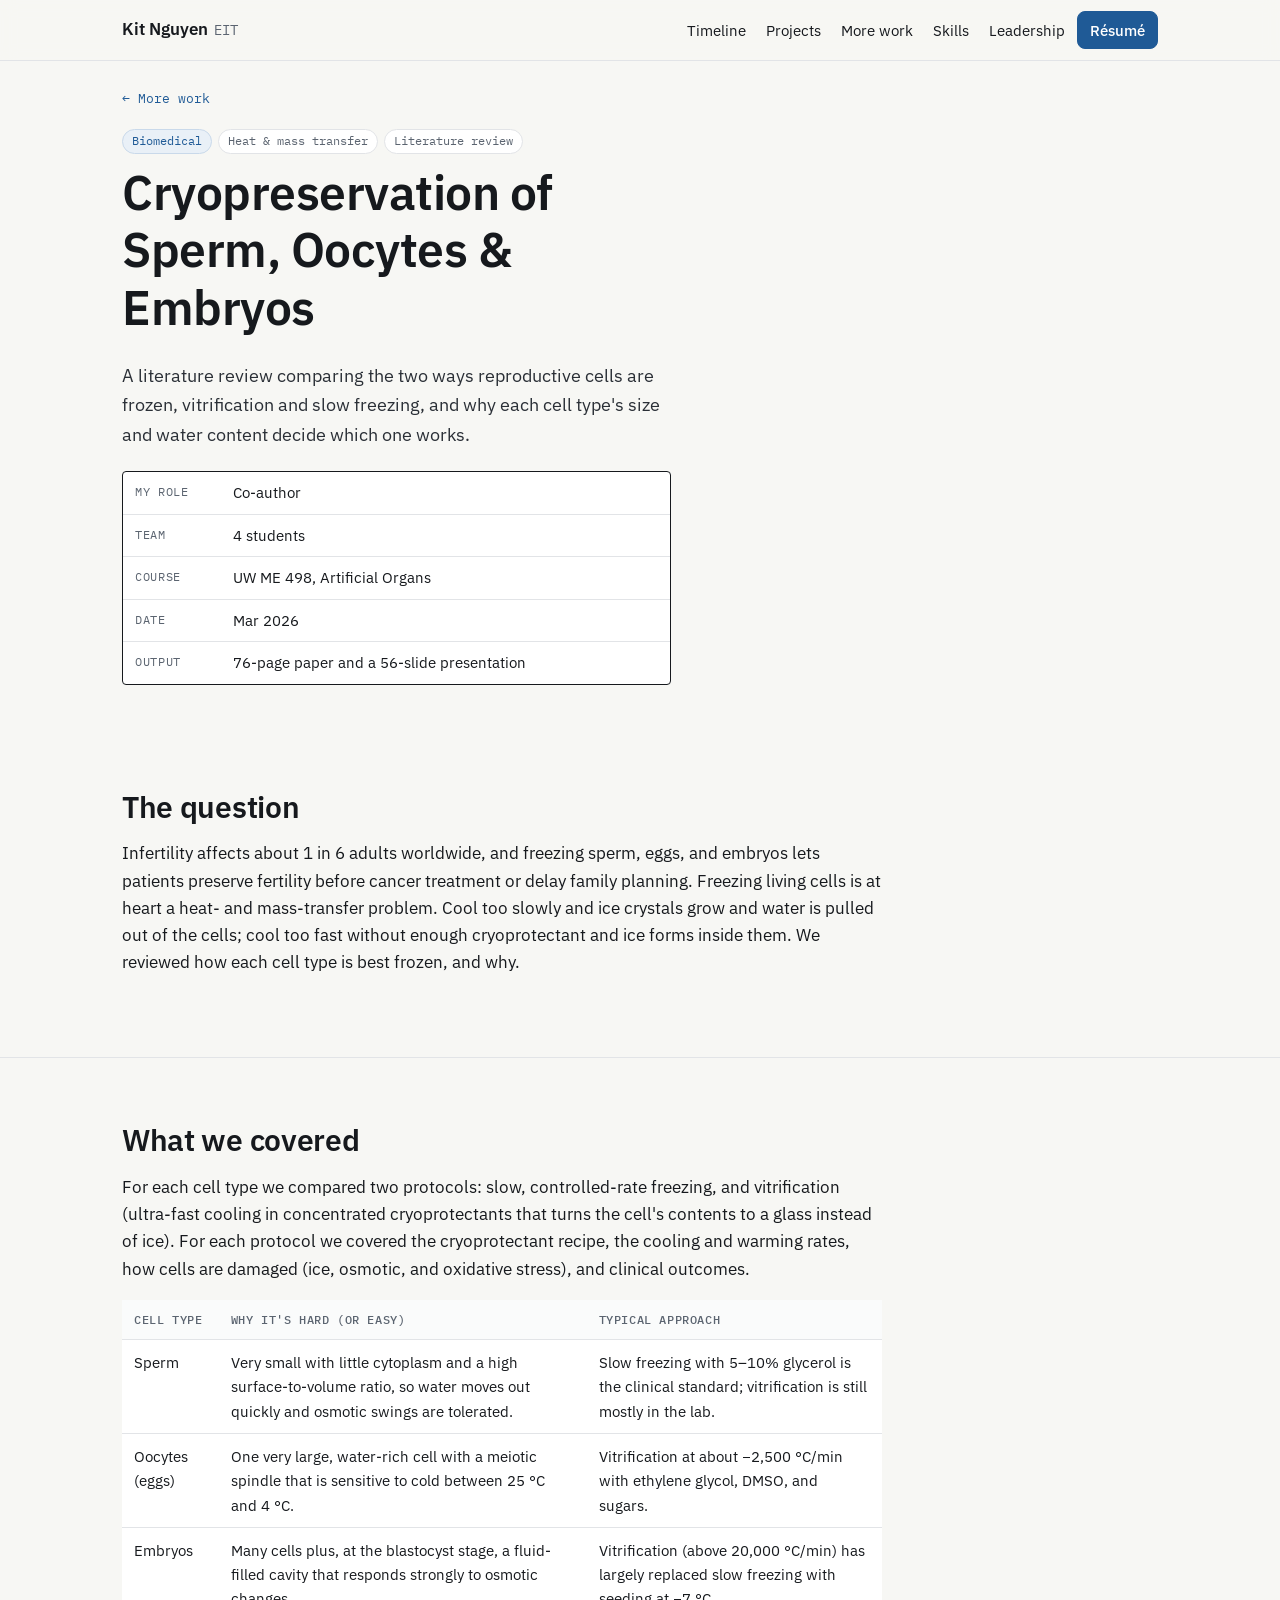
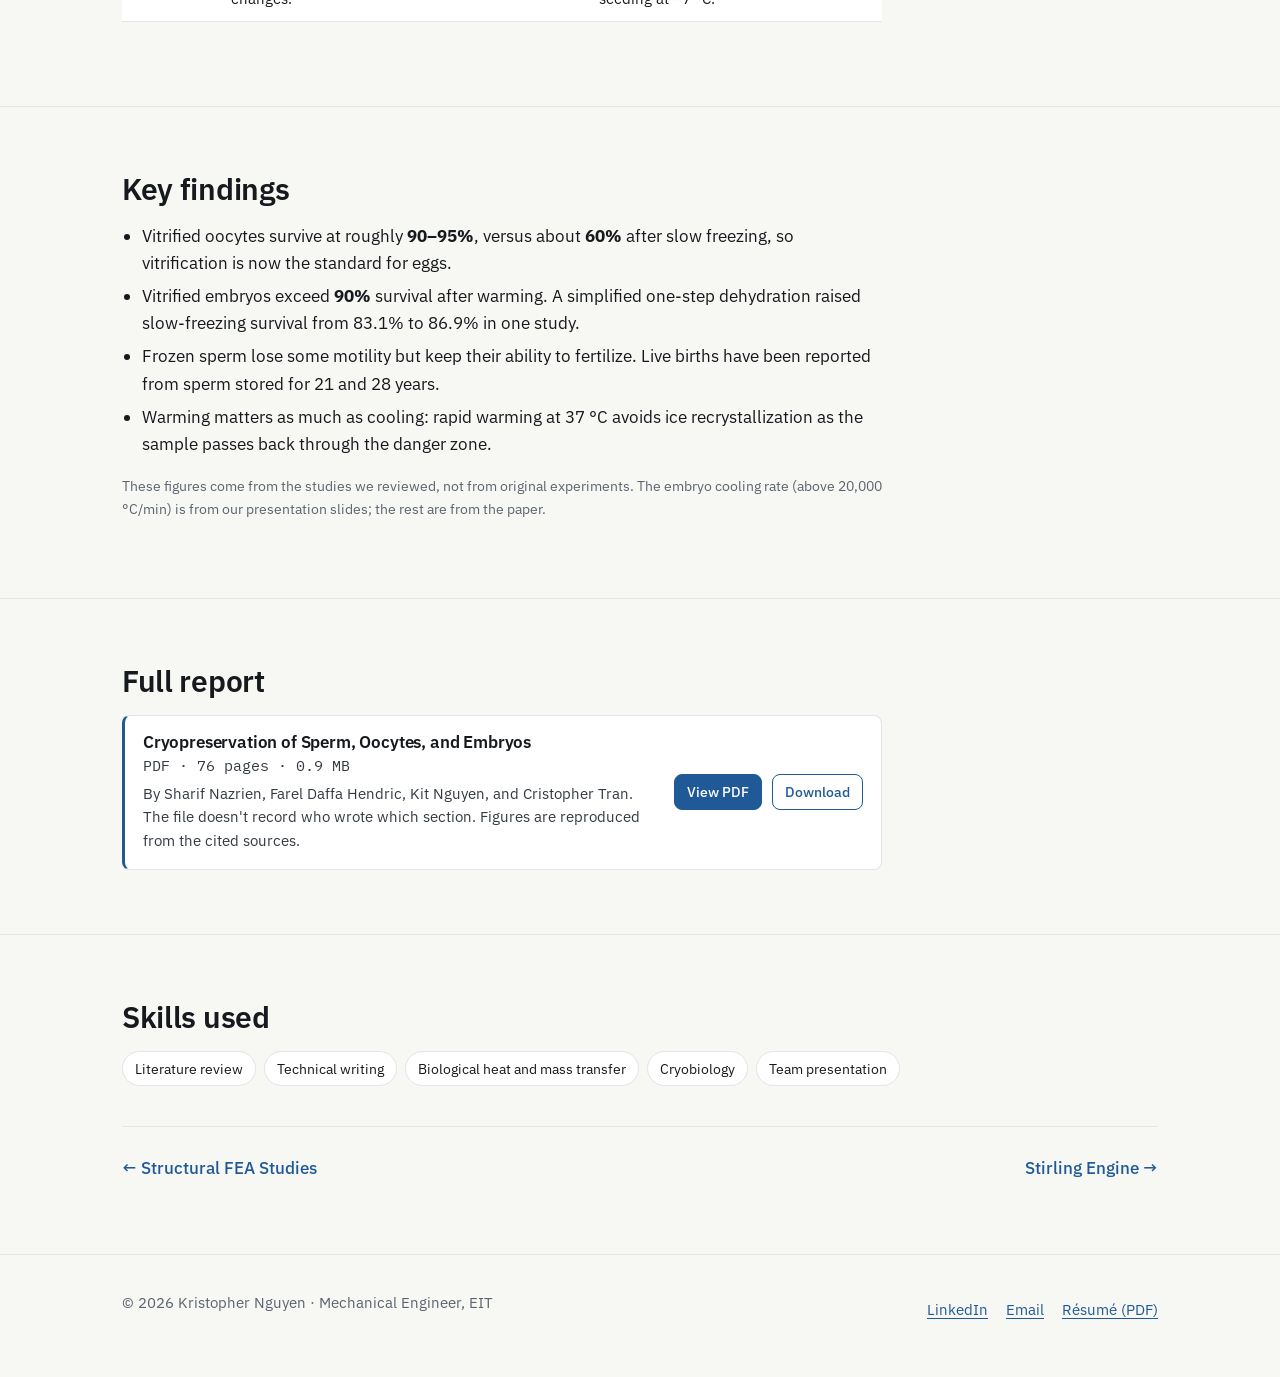
<file: projects/cryopreservation.html>
<!doctype html>
<html lang="en">
<head>
  <meta charset="utf-8">
  <meta name="viewport" content="width=device-width, initial-scale=1">
  <script>document.documentElement.classList.add("js");</script>
  <title>Cryopreservation of Sperm, Oocytes &amp; Embryos | Kristopher Nguyen</title>
  <meta name="description" content="A 4-person literature review for UW ME 498 Artificial Organs comparing vitrification and slow freezing for sperm, oocytes, and embryos.">
  <link rel="icon" href="../favicon.svg" type="image/svg+xml">
  <link rel="preconnect" href="https://fonts.googleapis.com">
  <link rel="preconnect" href="https://fonts.gstatic.com" crossorigin>
  <link rel="stylesheet" href="https://fonts.googleapis.com/css2?family=IBM+Plex+Mono:wght@400;500&family=IBM+Plex+Sans:ital,wght@0,400;0,500;0,600;1,400&display=swap">
  <link rel="stylesheet" href="../css/style.css">
  <script src="../js/main.js" defer></script>
</head>
<body>
  <a class="skip-link" href="#main">Skip to content</a>

  <header class="site-header">
    <div class="wrap">
      <a class="brand" href="../index.html">Kit Nguyen<span>EIT</span></a>
      <nav class="site-nav" aria-label="Main">
        <button class="nav-toggle" type="button" aria-expanded="false" aria-controls="nav-links"><span class="nav-toggle-icon" aria-hidden="true"></span>Menu</button>
        <div class="nav-links" id="nav-links">
          <a class="nav-link" href="../index.html#timeline">Timeline</a>
          <a class="nav-link" href="../index.html#projects">Projects</a>
          <a class="nav-link" href="../index.html#more-work">More work</a>
          <a class="nav-link" href="../index.html#skills">Skills</a>
          <a class="nav-link" href="../index.html#leadership">Leadership</a>
        </div>
        <a class="btn btn--small" href="../files/Kristopher-Nguyen-Resume.pdf">Résumé</a>
      </nav>
    </div>
  </header>

  <main id="main">
    <div class="wrap"><p class="crumb"><a href="../index.html#more-work">← More work</a></p></div>

    <!-- ============ Hero ============ -->
    <section class="proj-hero" aria-labelledby="page-title">
      <div class="wrap">
        <div>
          <ul class="tags"><li class="tag--bio">Biomedical</li><li>Heat &amp; mass transfer</li><li>Literature review</li></ul>
          <h1 id="page-title">Cryopreservation of Sperm, Oocytes &amp; Embryos</h1>
          <p class="lede">A literature review comparing the two ways reproductive cells are frozen, vitrification and slow freezing, and why each cell type's size and water content decide which one works.</p>
          <dl class="spec">
            <div><dt>My role</dt><dd>Co-author</dd></div>
            <div><dt>Team</dt><dd>4 students</dd></div>
            <div><dt>Course</dt><dd>UW ME 498, Artificial Organs</dd></div>
            <div><dt>Date</dt><dd>Mar 2026</dd></div>
            <div><dt>Output</dt><dd>76-page paper and a 56-slide presentation</dd></div>
          </dl>
        </div>
      </div>
    </section>

    <!-- ============ Question ============ -->
    <section class="section" aria-labelledby="problem-title">
      <div class="wrap"><div class="prose">
        <h2 id="problem-title">The question</h2>
        <p>Infertility affects about 1 in 6 adults worldwide, and freezing sperm, eggs, and embryos lets patients preserve fertility before cancer treatment or delay family planning. Freezing living cells is at heart a heat- and mass-transfer problem. Cool too slowly and ice crystals grow and water is pulled out of the cells; cool too fast without enough cryoprotectant and ice forms inside them. We reviewed how each cell type is best frozen, and why.</p>
      </div></div>
    </section>

    <!-- ============ Approach ============ -->
    <section class="section" aria-labelledby="approach-title">
      <div class="wrap"><div class="prose">
        <h2 id="approach-title">What we covered</h2>
        <p>For each cell type we compared two protocols: slow, controlled-rate freezing, and vitrification (ultra-fast cooling in concentrated cryoprotectants that turns the cell's contents to a glass instead of ice). For each protocol we covered the cryoprotectant recipe, the cooling and warming rates, how cells are damaged (ice, osmotic, and oxidative stress), and clinical outcomes.</p>
        <div class="table-wrap">
          <table>
            <thead><tr><th scope="col">Cell type</th><th scope="col">Why it's hard (or easy)</th><th scope="col">Typical approach</th></tr></thead>
            <tbody>
              <tr><td>Sperm</td><td>Very small with little cytoplasm and a high surface-to-volume ratio, so water moves out quickly and osmotic swings are tolerated.</td><td>Slow freezing with 5–10% glycerol is the clinical standard; vitrification is still mostly in the lab.</td></tr>
              <tr><td>Oocytes (eggs)</td><td>One very large, water-rich cell with a meiotic spindle that is sensitive to cold between 25 °C and 4 °C.</td><td>Vitrification at about −2,500 °C/min with ethylene glycol, DMSO, and sugars.</td></tr>
              <tr><td>Embryos</td><td>Many cells plus, at the blastocyst stage, a fluid-filled cavity that responds strongly to osmotic changes.</td><td>Vitrification (above 20,000 °C/min) has largely replaced slow freezing with seeding at −7 °C.</td></tr>
            </tbody>
          </table>
        </div>
      </div></div>
    </section>

    <!-- ============ Findings ============ -->
    <section class="section" aria-labelledby="results-title">
      <div class="wrap"><div class="prose">
        <h2 id="results-title">Key findings</h2>
        <ul>
          <li>Vitrified oocytes survive at roughly <strong>90–95%</strong>, versus about <strong>60%</strong> after slow freezing, so vitrification is now the standard for eggs.</li>
          <li>Vitrified embryos exceed <strong>90%</strong> survival after warming. A simplified one-step dehydration raised slow-freezing survival from 83.1% to 86.9% in one study.</li>
          <li>Frozen sperm lose some motility but keep their ability to fertilize. Live births have been reported from sperm stored for 21 and 28 years.</li>
          <li>Warming matters as much as cooling: rapid warming at 37 °C avoids ice recrystallization as the sample passes back through the danger zone.</li>
        </ul>
        <p class="source-note">These figures come from the studies we reviewed, not from original experiments. The embryo cooling rate (above 20,000 °C/min) is from our presentation slides; the rest are from the paper.</p>
      </div></div>
    </section>

    <!-- ============ Full report ============ -->
    <section class="section" id="report" aria-labelledby="report-title">
      <div class="wrap"><div class="prose">
        <h2 id="report-title">Full report</h2>
        <ul class="report-list">
          <li>
            <div>
              <h3>Cryopreservation of Sperm, Oocytes, and Embryos</h3>
              <p class="report-meta">PDF · 76 pages · 0.9 MB</p>
              <p>By Sharif Nazrien, Farel Daffa Hendric, Kit Nguyen, and Cristopher Tran. The file doesn't record who wrote which section. Figures are reproduced from the cited sources.</p>
            </div>
            <div class="btn-row">
              <a class="btn btn--small" href="../files/reports/cryopreservation-review.pdf" target="_blank" rel="noopener">View PDF</a>
              <a class="btn btn--small btn--ghost" href="../files/reports/cryopreservation-review.pdf" download>Download</a>
            </div>
          </li>
        </ul>
      </div></div>
    </section>

    <!-- ============ Skills used ============ -->
    <section class="section" aria-labelledby="skills-title">
      <div class="wrap">
        <h2 id="skills-title">Skills used</h2>
        <ul class="skills-used">
          <li>Literature review</li>
          <li>Technical writing</li>
          <li>Biological heat and mass transfer</li>
          <li>Cryobiology</li>
          <li>Team presentation</li>
        </ul>

        <nav class="pager" aria-label="Projects">
          <a href="fea-studies.html">← Structural FEA Studies</a>
          <a href="stirling-engine.html">Stirling Engine →</a>
        </nav>
      </div>
    </section>
  </main>

  <footer class="site-footer">
    <div class="wrap">
      <p>© 2026 Kristopher Nguyen · Mechanical Engineer, EIT</p>
      <nav aria-label="Contact">
        <a href="https://www.linkedin.com/in/kit-nguyen/" rel="noopener">LinkedIn</a>
        <a data-email-user="kit.n567" data-email-domain="gmail.com" hidden>Email</a>
        <a href="../files/Kristopher-Nguyen-Resume.pdf">Résumé (PDF)</a>
      </nav>
    </div>
  </footer>
</body>
</html>
</file>
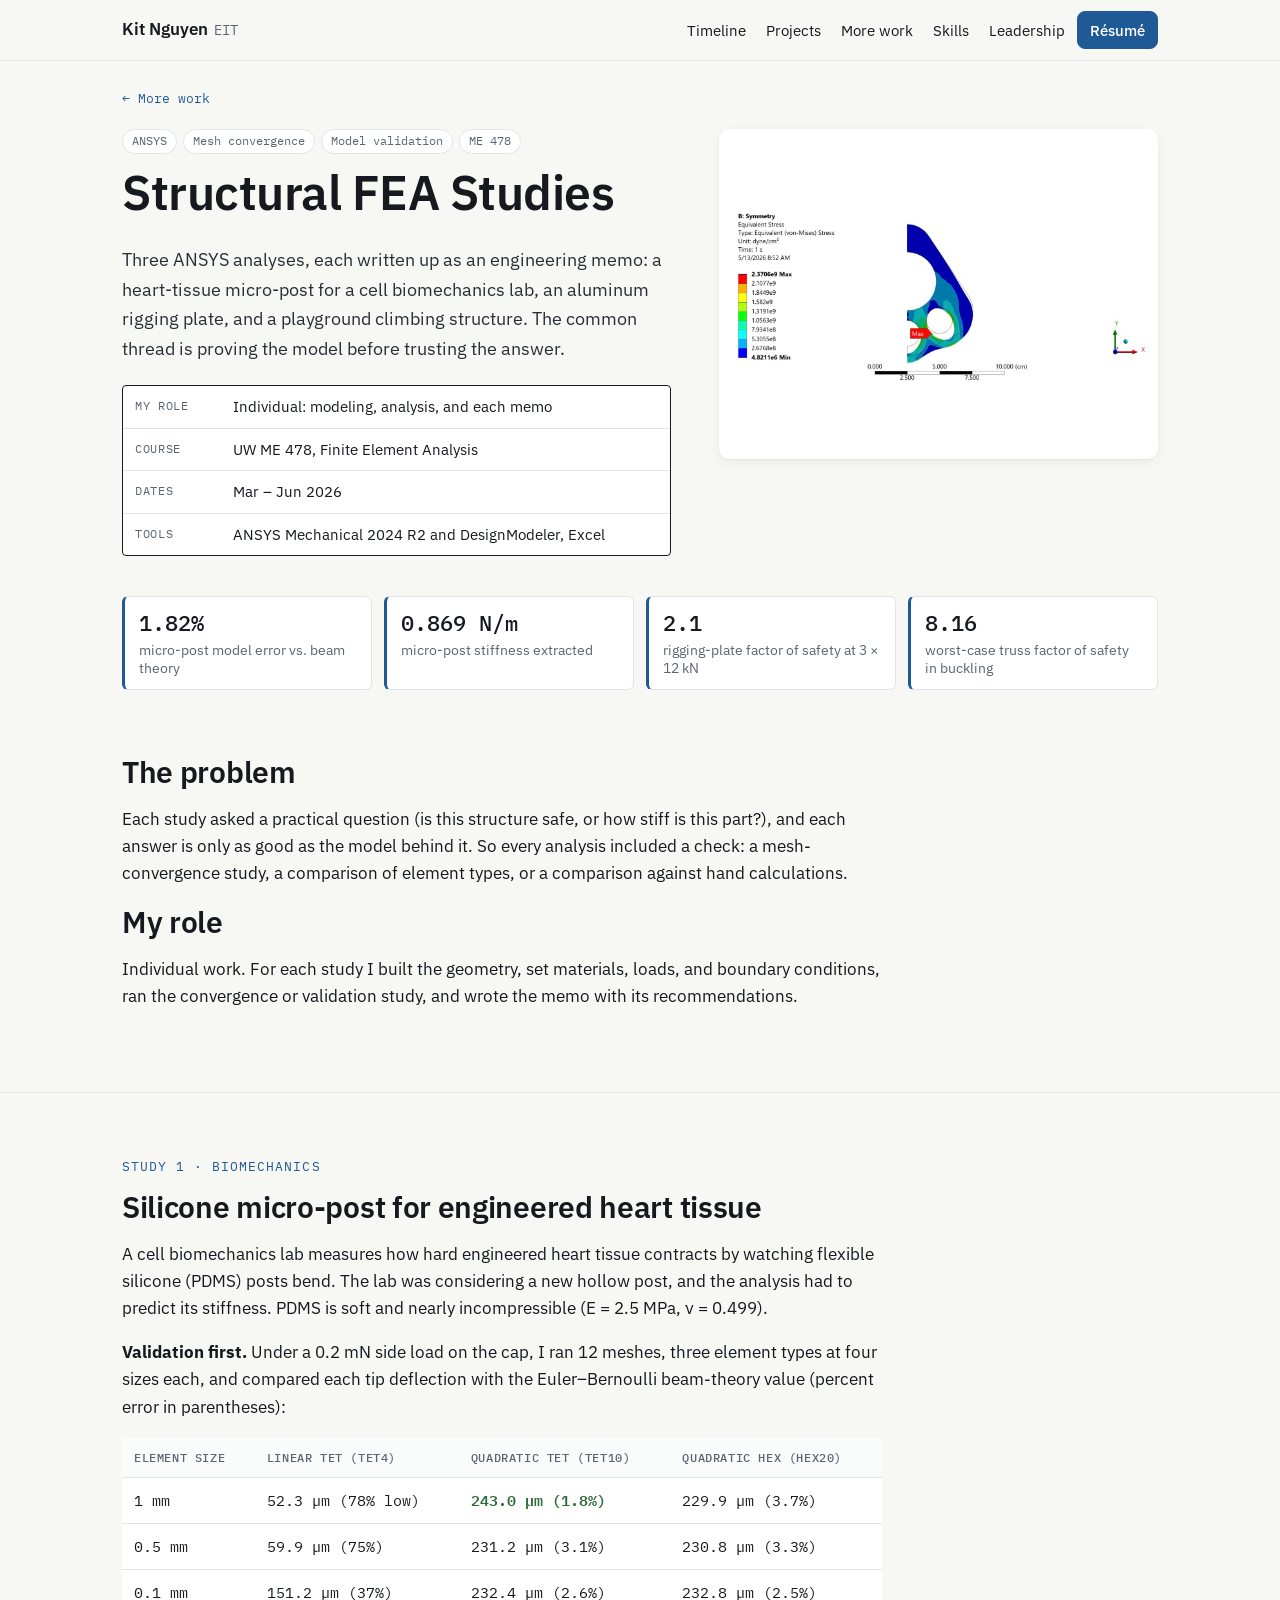
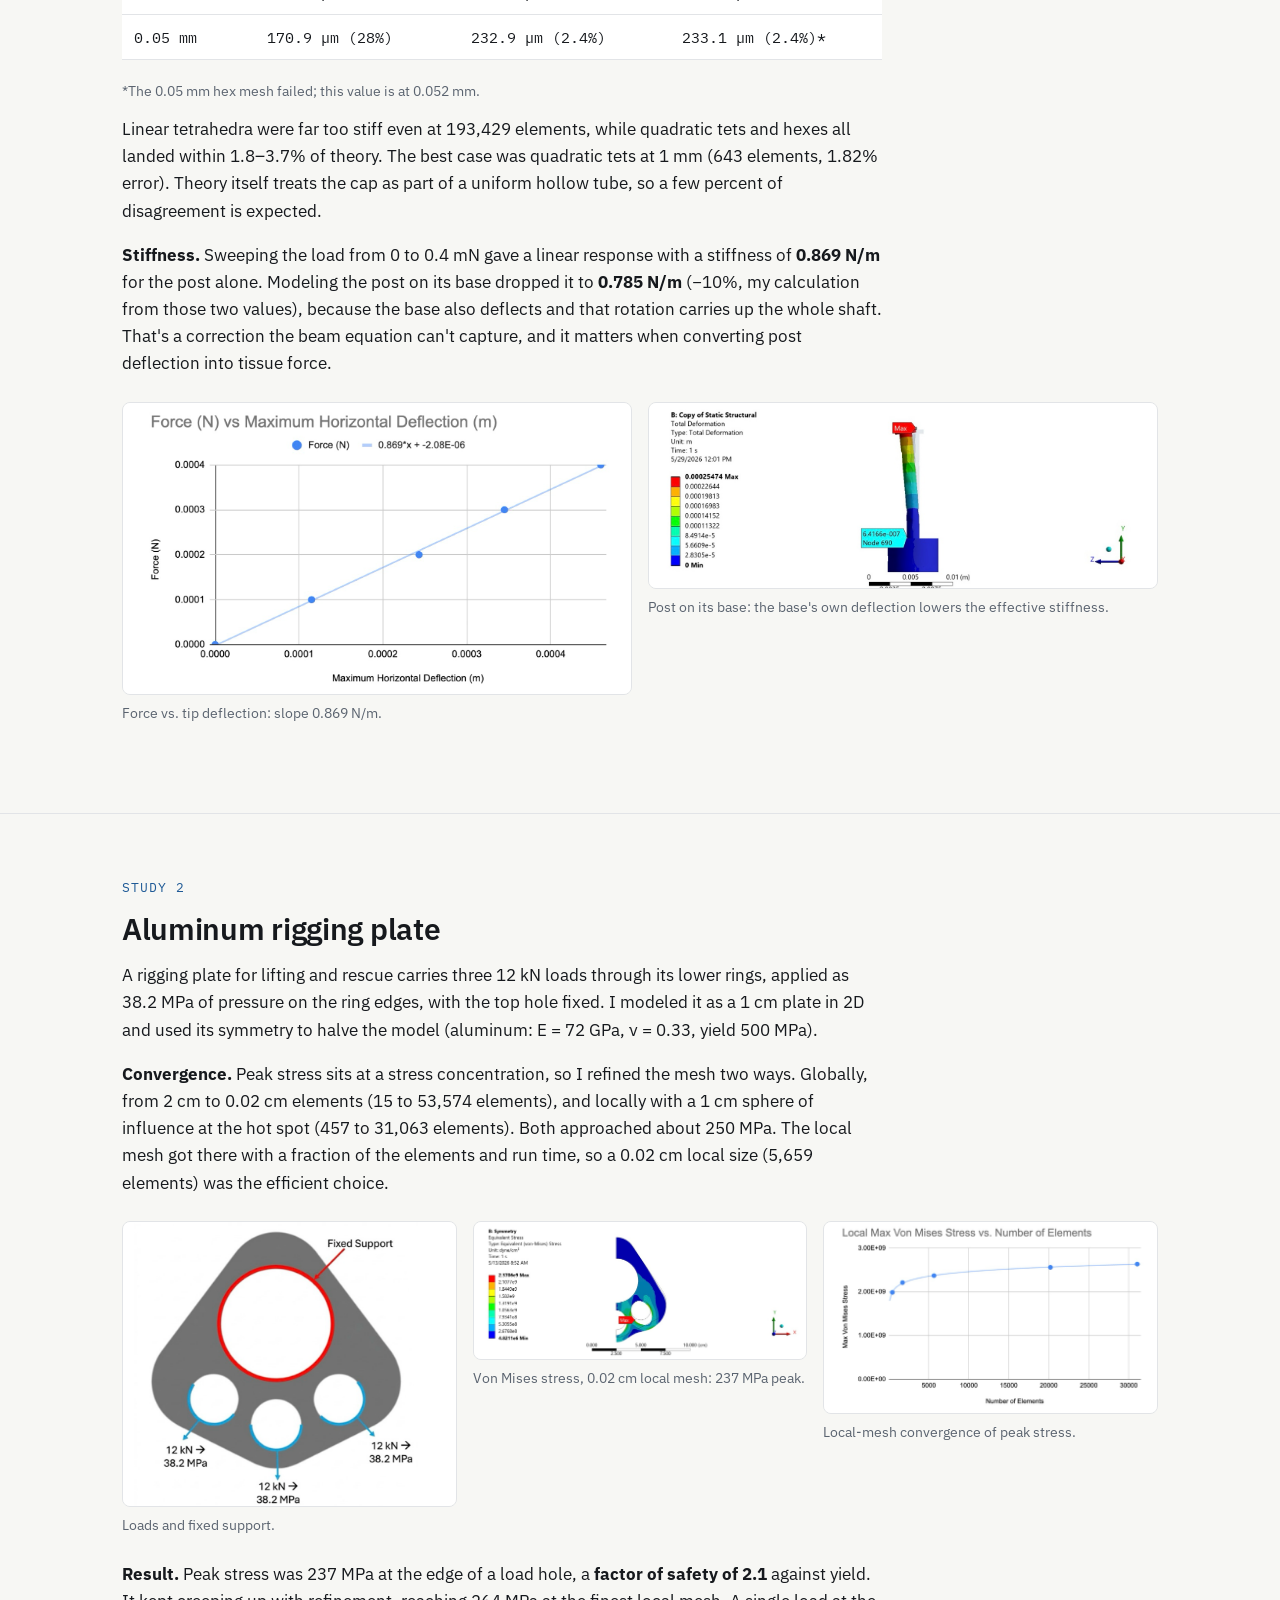
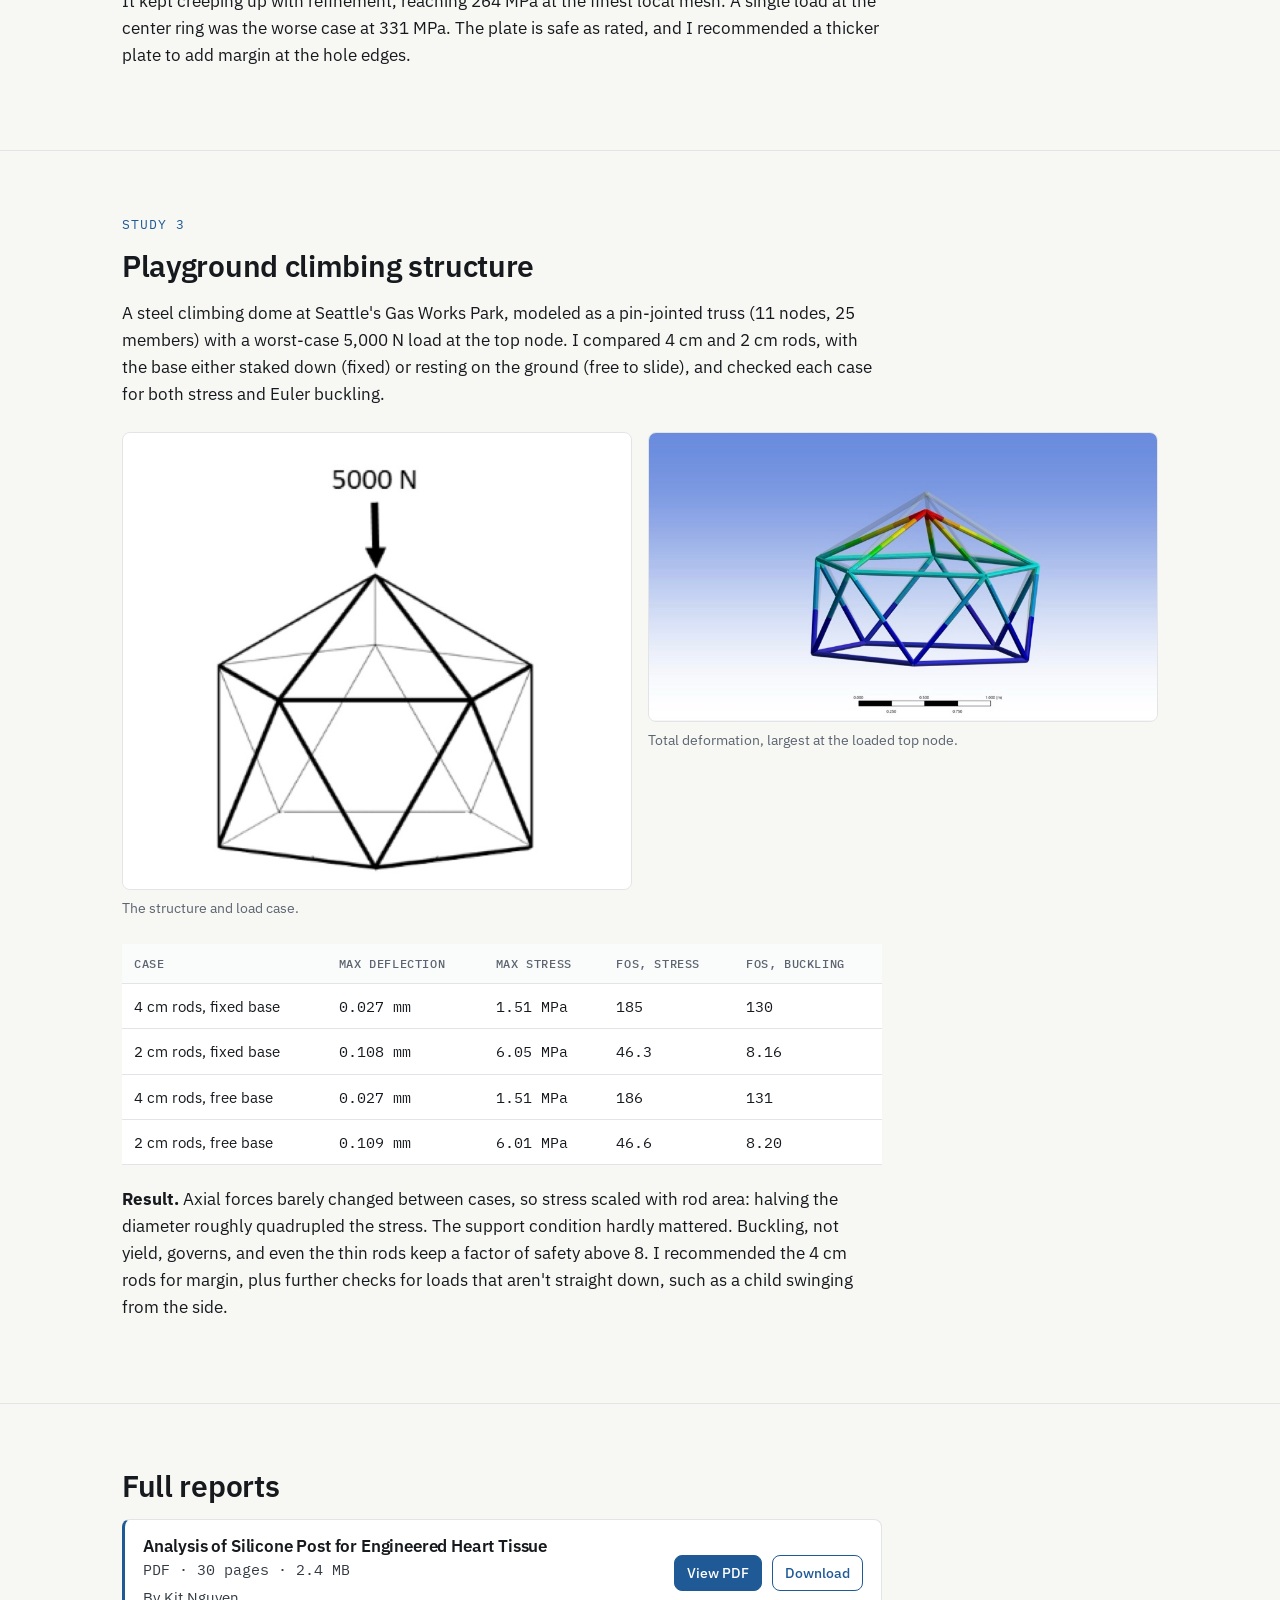
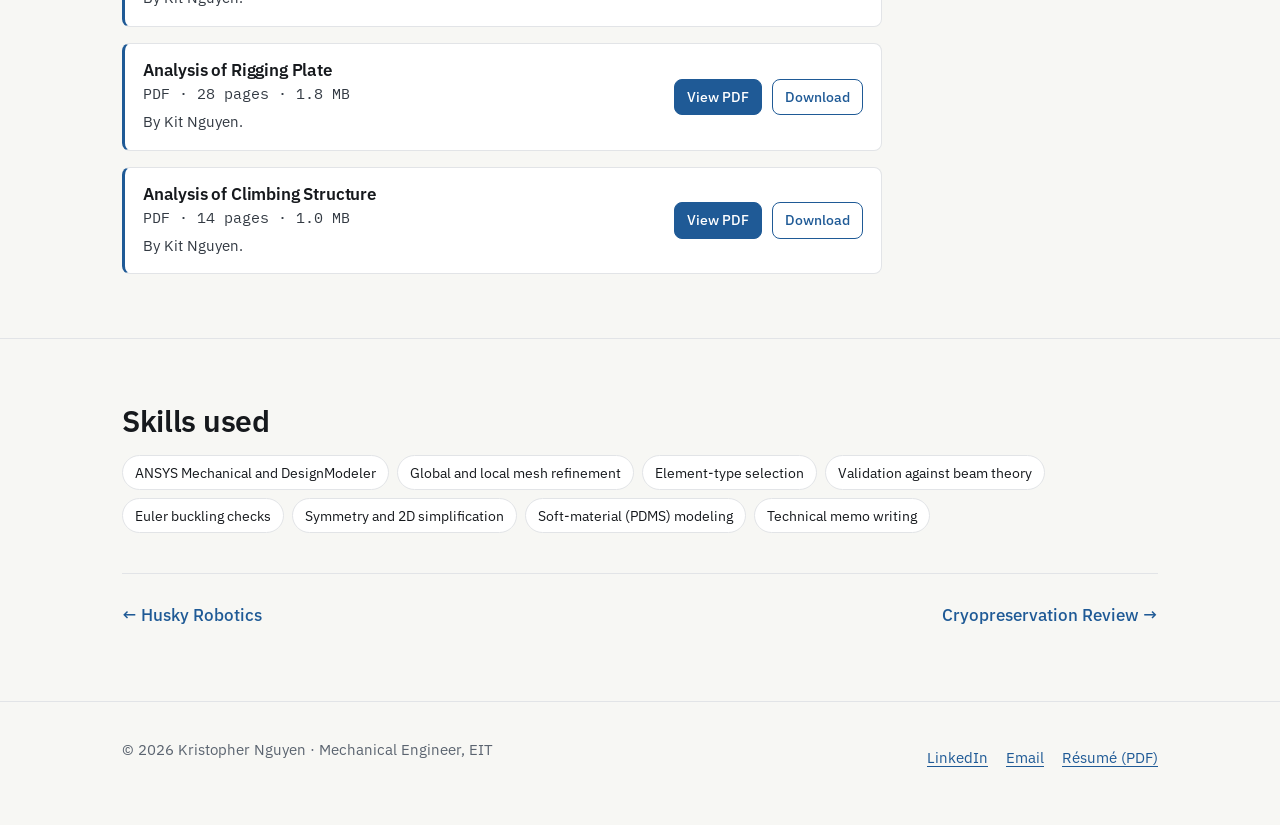
<file: projects/fea-studies.html>
<!doctype html>
<html lang="en">
<head>
  <meta charset="utf-8">
  <meta name="viewport" content="width=device-width, initial-scale=1">
  <script>document.documentElement.classList.add("js");</script>
  <title>Structural FEA Studies | Kristopher Nguyen</title>
  <meta name="description" content="Three ANSYS analyses by Kit Nguyen: a heart-tissue micro-post for a cell biomechanics lab validated against beam theory, an aluminum rigging plate with mesh-convergence studies, and a playground climbing truss.">
  <link rel="icon" href="../favicon.svg" type="image/svg+xml">
  <link rel="preconnect" href="https://fonts.googleapis.com">
  <link rel="preconnect" href="https://fonts.gstatic.com" crossorigin>
  <link rel="stylesheet" href="https://fonts.googleapis.com/css2?family=IBM+Plex+Mono:wght@400;500&family=IBM+Plex+Sans:ital,wght@0,400;0,500;0,600;1,400&display=swap">
  <link rel="stylesheet" href="../css/style.css">
  <script src="../js/main.js" defer></script>
</head>
<body>
  <a class="skip-link" href="#main">Skip to content</a>

  <header class="site-header">
    <div class="wrap">
      <a class="brand" href="../index.html">Kit Nguyen<span>EIT</span></a>
      <nav class="site-nav" aria-label="Main">
        <button class="nav-toggle" type="button" aria-expanded="false" aria-controls="nav-links"><span class="nav-toggle-icon" aria-hidden="true"></span>Menu</button>
        <div class="nav-links" id="nav-links">
          <a class="nav-link" href="../index.html#timeline">Timeline</a>
          <a class="nav-link" href="../index.html#projects">Projects</a>
          <a class="nav-link" href="../index.html#more-work">More work</a>
          <a class="nav-link" href="../index.html#skills">Skills</a>
          <a class="nav-link" href="../index.html#leadership">Leadership</a>
        </div>
        <a class="btn btn--small" href="../files/Kristopher-Nguyen-Resume.pdf">Résumé</a>
      </nav>
    </div>
  </header>

  <main id="main">
    <div class="wrap"><p class="crumb"><a href="../index.html#more-work">← More work</a></p></div>

    <!-- ============ Hero ============ -->
    <section class="proj-hero" aria-labelledby="page-title">
      <div class="wrap">
        <div>
          <ul class="tags"><li>ANSYS</li><li>Mesh convergence</li><li>Model validation</li><li>ME 478</li></ul>
          <h1 id="page-title">Structural FEA Studies</h1>
          <p class="lede">Three ANSYS analyses, each written up as an engineering memo: a heart-tissue micro-post for a cell biomechanics lab, an aluminum rigging plate, and a playground climbing structure. The common thread is proving the model before trusting the answer.</p>
          <dl class="spec">
            <div><dt>My role</dt><dd>Individual: modeling, analysis, and each memo</dd></div>
            <div><dt>Course</dt><dd>UW ME 478, Finite Element Analysis</dd></div>
            <div><dt>Dates</dt><dd>Mar – Jun 2026</dd></div>
            <div><dt>Tools</dt><dd>ANSYS Mechanical 2024 R2 and DesignModeler, Excel</dd></div>
          </dl>
        </div>
        <a class="proj-hero-img zoom" href="../images/fea/rigging-plate-von-mises.jpg">
          <img src="../images/fea/rigging-plate-von-mises.jpg" width="1360" height="561" alt="ANSYS von Mises stress contour on half of an aluminum rigging plate, with the peak at the edge of a load hole" style="object-fit: contain; background: #fff;">
        </a>
      </div>
    </section>

    <div class="wrap">
      <ul class="key-numbers" aria-label="Key results">
        <li><strong>1.82%</strong>micro-post model error vs. beam theory</li>
        <li><strong>0.869 N/m</strong>micro-post stiffness extracted</li>
        <li><strong>2.1</strong>rigging-plate factor of safety at 3 × 12 kN</li>
        <li><strong>8.16</strong>worst-case truss factor of safety in buckling</li>
      </ul>
    </div>

    <!-- ============ Overview ============ -->
    <section class="section" aria-labelledby="problem-title">
      <div class="wrap"><div class="prose">
        <h2 id="problem-title">The problem</h2>
        <p>Each study asked a practical question (is this structure safe, or how stiff is this part?), and each answer is only as good as the model behind it. So every analysis included a check: a mesh-convergence study, a comparison of element types, or a comparison against hand calculations.</p>
        <h2 id="role-title">My role</h2>
        <p>Individual work. For each study I built the geometry, set materials, loads, and boundary conditions, ran the convergence or validation study, and wrote the memo with its recommendations.</p>
      </div></div>
    </section>

    <!-- ============ Study 1: heart-tissue post ============ -->
    <section class="section" aria-labelledby="eht-title">
      <div class="wrap">
        <div class="prose">
          <p class="eyebrow">Study 1 · Biomechanics</p>
          <h2 id="eht-title">Silicone micro-post for engineered heart tissue</h2>
          <p>A cell biomechanics lab measures how hard engineered heart tissue contracts by watching flexible silicone (PDMS) posts bend. The lab was considering a new hollow post, and the analysis had to predict its stiffness. PDMS is soft and nearly incompressible (E = 2.5 MPa, ν = 0.499).</p>
          <p><strong>Validation first.</strong> Under a 0.2 mN side load on the cap, I ran 12 meshes, three element types at four sizes each, and compared each tip deflection with the Euler–Bernoulli beam-theory value (percent error in parentheses):</p>
        </div>
        <div class="table-wrap prose">
          <table>
            <thead><tr><th scope="col">Element size</th><th scope="col">Linear tet (Tet4)</th><th scope="col">Quadratic tet (Tet10)</th><th scope="col">Quadratic hex (Hex20)</th></tr></thead>
            <tbody>
              <tr><td class="num">1 mm</td><td class="num">52.3 µm (78% low)</td><td class="num"><span class="pass">243.0 µm (1.8%)</span></td><td class="num">229.9 µm (3.7%)</td></tr>
              <tr><td class="num">0.5 mm</td><td class="num">59.9 µm (75%)</td><td class="num">231.2 µm (3.1%)</td><td class="num">230.8 µm (3.3%)</td></tr>
              <tr><td class="num">0.1 mm</td><td class="num">151.2 µm (37%)</td><td class="num">232.4 µm (2.6%)</td><td class="num">232.8 µm (2.5%)</td></tr>
              <tr><td class="num">0.05 mm</td><td class="num">170.9 µm (28%)</td><td class="num">232.9 µm (2.4%)</td><td class="num">233.1 µm (2.4%)*</td></tr>
            </tbody>
          </table>
        </div>
        <div class="prose">
          <p style="font-size: 0.85rem; color: var(--muted);">*The 0.05 mm hex mesh failed; this value is at 0.052 mm.</p>
          <p>Linear tetrahedra were far too stiff even at 193,429 elements, while quadratic tets and hexes all landed within 1.8–3.7% of theory. The best case was quadratic tets at 1 mm (643 elements, 1.82% error). Theory itself treats the cap as part of a uniform hollow tube, so a few percent of disagreement is expected.</p>
          <p><strong>Stiffness.</strong> Sweeping the load from 0 to 0.4 mN gave a linear response with a stiffness of <strong>0.869 N/m</strong> for the post alone. Modeling the post on its base dropped it to <strong>0.785 N/m</strong> (−10%, my calculation from those two values), because the base also deflects and that rotation carries up the whole shaft. That's a correction the beam equation can't capture, and it matters when converting post deflection into tissue force.</p>
        </div>
        <div class="fig-row fig-row--2">
          <figure>
            <a class="zoom" href="../images/fea/eht-post-force-deflection.png"><img src="../images/fea/eht-post-force-deflection.png" width="1360" height="781" loading="lazy" alt="Plot of force versus maximum horizontal deflection for the micro-post, linear fit with slope 0.869 N/m"></a>
            <figcaption>Force vs. tip deflection: slope 0.869 N/m.</figcaption>
          </figure>
          <figure>
            <a class="zoom" href="../images/fea/eht-post-deformation-base.jpg"><img src="../images/fea/eht-post-deformation-base.jpg" width="1326" height="484" loading="lazy" alt="ANSYS total deformation of the micro-post on its base"></a>
            <figcaption>Post on its base: the base's own deflection lowers the effective stiffness.</figcaption>
          </figure>
        </div>
      </div>
    </section>

    <!-- ============ Study 2: rigging plate ============ -->
    <section class="section" aria-labelledby="plate-title">
      <div class="wrap">
        <div class="prose">
          <p class="eyebrow">Study 2</p>
          <h2 id="plate-title">Aluminum rigging plate</h2>
          <p>A rigging plate for lifting and rescue carries three 12 kN loads through its lower rings, applied as 38.2 MPa of pressure on the ring edges, with the top hole fixed. I modeled it as a 1 cm plate in 2D and used its symmetry to halve the model (aluminum: E = 72 GPa, ν = 0.33, yield 500 MPa).</p>
          <p><strong>Convergence.</strong> Peak stress sits at a stress concentration, so I refined the mesh two ways. Globally, from 2 cm to 0.02 cm elements (15 to 53,574 elements), and locally with a 1 cm sphere of influence at the hot spot (457 to 31,063 elements). Both approached about 250 MPa. The local mesh got there with a fraction of the elements and run time, so a 0.02 cm local size (5,659 elements) was the efficient choice.</p>
        </div>
        <div class="fig-row fig-row--3">
          <figure>
            <a class="zoom" href="../images/fea/rigging-plate-loads.png"><img src="../images/fea/rigging-plate-loads.png" width="850" height="726" loading="lazy" alt="Rigging plate with the fixed support at the top hole and three 12 kN loads at the lower holes"></a>
            <figcaption>Loads and fixed support.</figcaption>
          </figure>
          <figure>
            <a class="zoom" href="../images/fea/rigging-plate-von-mises.jpg"><img src="../images/fea/rigging-plate-von-mises.jpg" width="1360" height="561" loading="lazy" alt="Von Mises stress on the half-model, peak at the edge of a load hole"></a>
            <figcaption>Von Mises stress, 0.02 cm local mesh: 237 MPa peak.</figcaption>
          </figure>
          <figure>
            <a class="zoom" href="../images/fea/rigging-plate-convergence.png"><img src="../images/fea/rigging-plate-convergence.png" width="1360" height="781" loading="lazy" alt="Plot of local maximum von Mises stress versus number of elements, leveling off near 2.5e9 dyne per square centimeter"></a>
            <figcaption>Local-mesh convergence of peak stress.</figcaption>
          </figure>
        </div>
        <div class="prose">
          <p><strong>Result.</strong> Peak stress was 237 MPa at the edge of a load hole, a <strong>factor of safety of 2.1</strong> against yield. It kept creeping up with refinement, reaching 264 MPa at the finest local mesh. A single load at the center ring was the worse case at 331 MPa. The plate is safe as rated, and I recommended a thicker plate to add margin at the hole edges.</p>
        </div>
      </div>
    </section>

    <!-- ============ Study 3: playground truss ============ -->
    <section class="section" aria-labelledby="truss-title">
      <div class="wrap">
        <div class="prose">
          <p class="eyebrow">Study 3</p>
          <h2 id="truss-title">Playground climbing structure</h2>
          <p>A steel climbing dome at Seattle's Gas Works Park, modeled as a pin-jointed truss (11 nodes, 25 members) with a worst-case 5,000 N load at the top node. I compared 4 cm and 2 cm rods, with the base either staked down (fixed) or resting on the ground (free to slide), and checked each case for both stress and Euler buckling.</p>
        </div>
        <div class="fig-row fig-row--2">
          <figure>
            <a class="zoom" href="../images/fea/truss-diagram.png"><img src="../images/fea/truss-diagram.png" width="748" height="671" loading="lazy" alt="Line drawing of the dome-shaped climbing truss with a 5000 N load at the top"></a>
            <figcaption>The structure and load case.</figcaption>
          </figure>
          <figure>
            <a class="zoom" href="../images/fea/truss-deformation.jpg"><img src="../images/fea/truss-deformation.jpg" width="816" height="462" loading="lazy" alt="ANSYS total deformation of the truss, largest at the top node"></a>
            <figcaption>Total deformation, largest at the loaded top node.</figcaption>
          </figure>
        </div>
        <div class="table-wrap prose">
          <table>
            <thead><tr><th scope="col">Case</th><th scope="col">Max deflection</th><th scope="col">Max stress</th><th scope="col">FoS, stress</th><th scope="col">FoS, buckling</th></tr></thead>
            <tbody>
              <tr><td>4 cm rods, fixed base</td><td class="num">0.027 mm</td><td class="num">1.51 MPa</td><td class="num">185</td><td class="num">130</td></tr>
              <tr><td>2 cm rods, fixed base</td><td class="num">0.108 mm</td><td class="num">6.05 MPa</td><td class="num">46.3</td><td class="num">8.16</td></tr>
              <tr><td>4 cm rods, free base</td><td class="num">0.027 mm</td><td class="num">1.51 MPa</td><td class="num">186</td><td class="num">131</td></tr>
              <tr><td>2 cm rods, free base</td><td class="num">0.109 mm</td><td class="num">6.01 MPa</td><td class="num">46.6</td><td class="num">8.20</td></tr>
            </tbody>
          </table>
        </div>
        <div class="prose">
          <p><strong>Result.</strong> Axial forces barely changed between cases, so stress scaled with rod area: halving the diameter roughly quadrupled the stress. The support condition hardly mattered. Buckling, not yield, governs, and even the thin rods keep a factor of safety above 8. I recommended the 4 cm rods for margin, plus further checks for loads that aren't straight down, such as a child swinging from the side.</p>
        </div>
      </div>
    </section>

    <!-- ============ Full report ============ -->
    <section class="section" id="report" aria-labelledby="report-title">
      <div class="wrap"><div class="prose">
        <h2 id="report-title">Full reports</h2>
        <ul class="report-list">
          <li>
            <div>
              <h3>Analysis of Silicone Post for Engineered Heart Tissue</h3>
              <p class="report-meta">PDF · 30 pages · 2.4 MB</p>
              <p>By Kit Nguyen.</p>
            </div>
            <div class="btn-row">
              <a class="btn btn--small" href="../files/reports/fea-heart-tissue-post.pdf" target="_blank" rel="noopener">View PDF</a>
              <a class="btn btn--small btn--ghost" href="../files/reports/fea-heart-tissue-post.pdf" download>Download</a>
            </div>
          </li>
          <li>
            <div>
              <h3>Analysis of Rigging Plate</h3>
              <p class="report-meta">PDF · 28 pages · 1.8 MB</p>
              <p>By Kit Nguyen.</p>
            </div>
            <div class="btn-row">
              <a class="btn btn--small" href="../files/reports/fea-rigging-plate.pdf" target="_blank" rel="noopener">View PDF</a>
              <a class="btn btn--small btn--ghost" href="../files/reports/fea-rigging-plate.pdf" download>Download</a>
            </div>
          </li>
          <li>
            <div>
              <h3>Analysis of Climbing Structure</h3>
              <p class="report-meta">PDF · 14 pages · 1.0 MB</p>
              <p>By Kit Nguyen.</p>
            </div>
            <div class="btn-row">
              <a class="btn btn--small" href="../files/reports/fea-playground-truss.pdf" target="_blank" rel="noopener">View PDF</a>
              <a class="btn btn--small btn--ghost" href="../files/reports/fea-playground-truss.pdf" download>Download</a>
            </div>
          </li>
        </ul>
      </div></div>
    </section>

    <!-- ============ Skills used ============ -->
    <section class="section" aria-labelledby="skills-title">
      <div class="wrap">
        <h2 id="skills-title">Skills used</h2>
        <ul class="skills-used">
          <li>ANSYS Mechanical and DesignModeler</li>
          <li>Global and local mesh refinement</li>
          <li>Element-type selection</li>
          <li>Validation against beam theory</li>
          <li>Euler buckling checks</li>
          <li>Symmetry and 2D simplification</li>
          <li>Soft-material (PDMS) modeling</li>
          <li>Technical memo writing</li>
        </ul>

        <nav class="pager" aria-label="Projects">
          <a href="husky-robotics.html">← Husky Robotics</a>
          <a href="cryopreservation.html">Cryopreservation Review →</a>
        </nav>
      </div>
    </section>
  </main>

  <footer class="site-footer">
    <div class="wrap">
      <p>© 2026 Kristopher Nguyen · Mechanical Engineer, EIT</p>
      <nav aria-label="Contact">
        <a href="https://www.linkedin.com/in/kit-nguyen/" rel="noopener">LinkedIn</a>
        <a data-email-user="kit.n567" data-email-domain="gmail.com" hidden>Email</a>
        <a href="../files/Kristopher-Nguyen-Resume.pdf">Résumé (PDF)</a>
      </nav>
    </div>
  </footer>
</body>
</html>
</file>
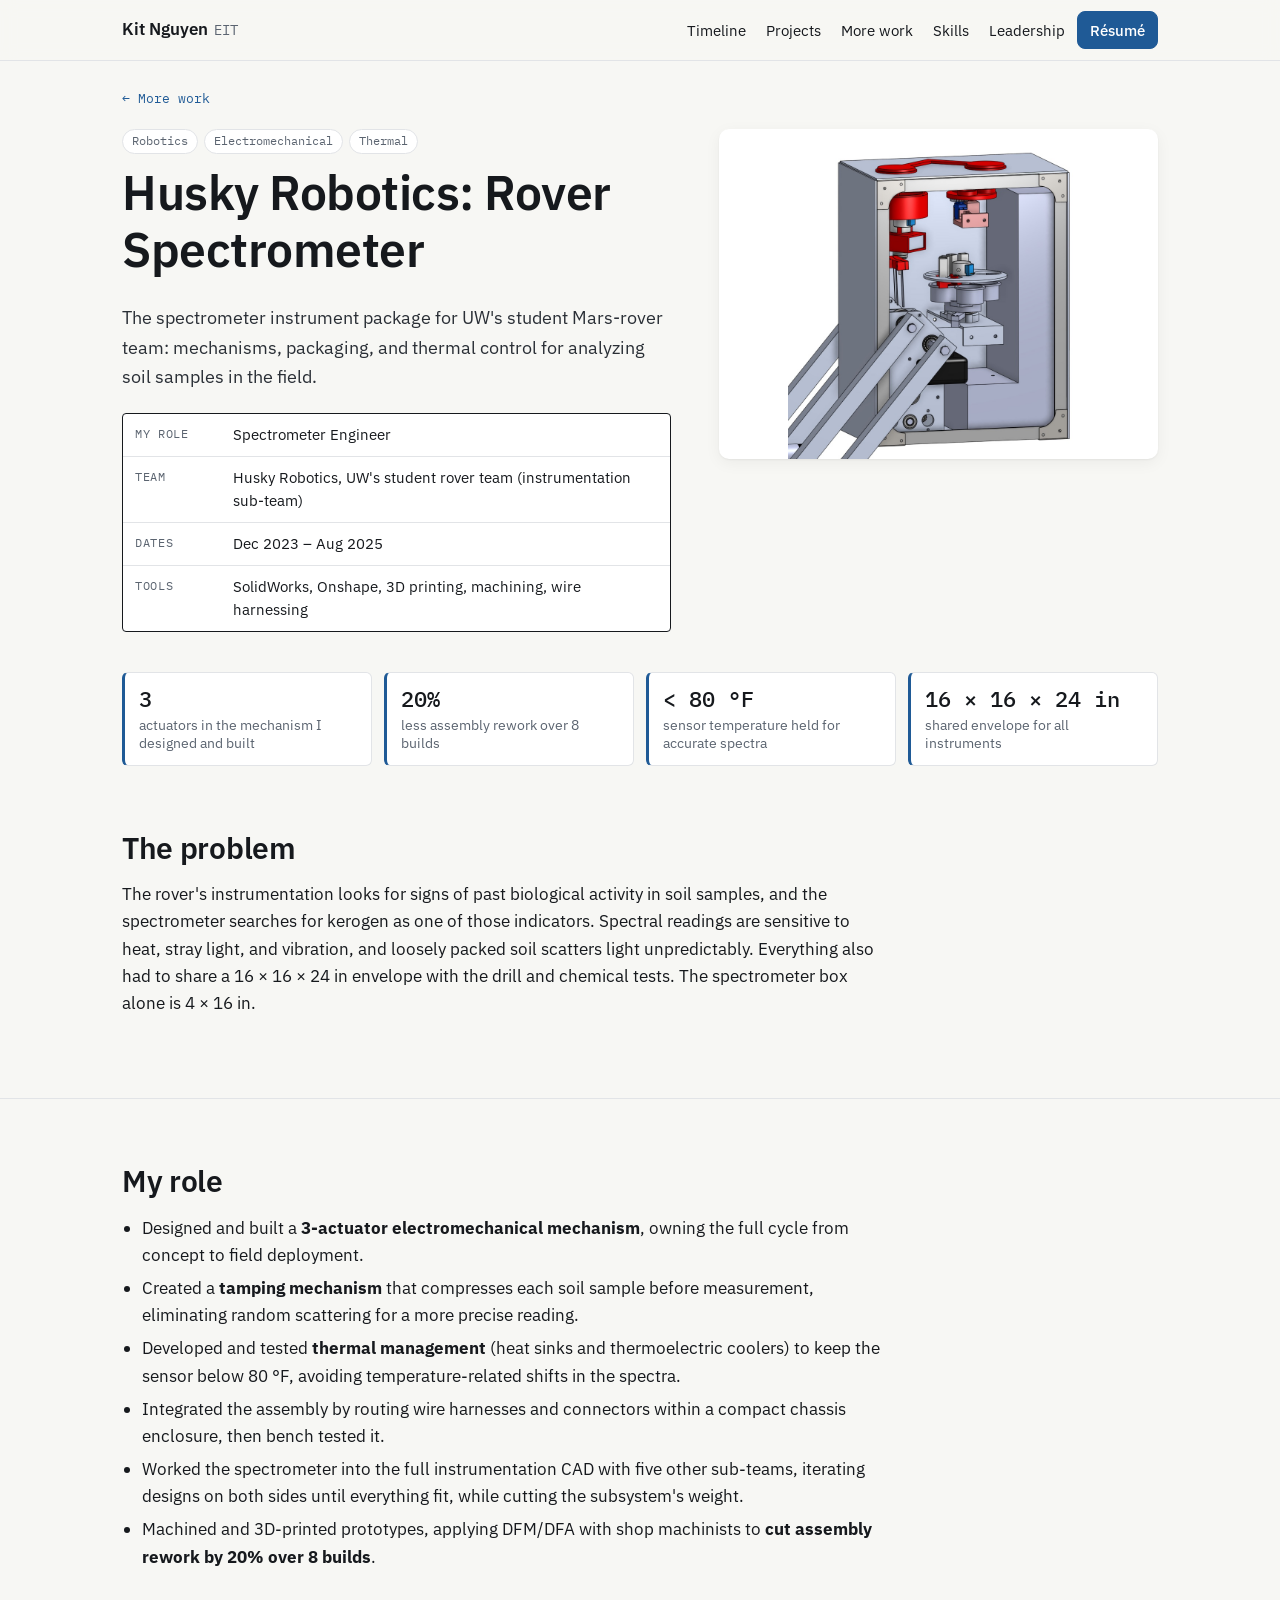
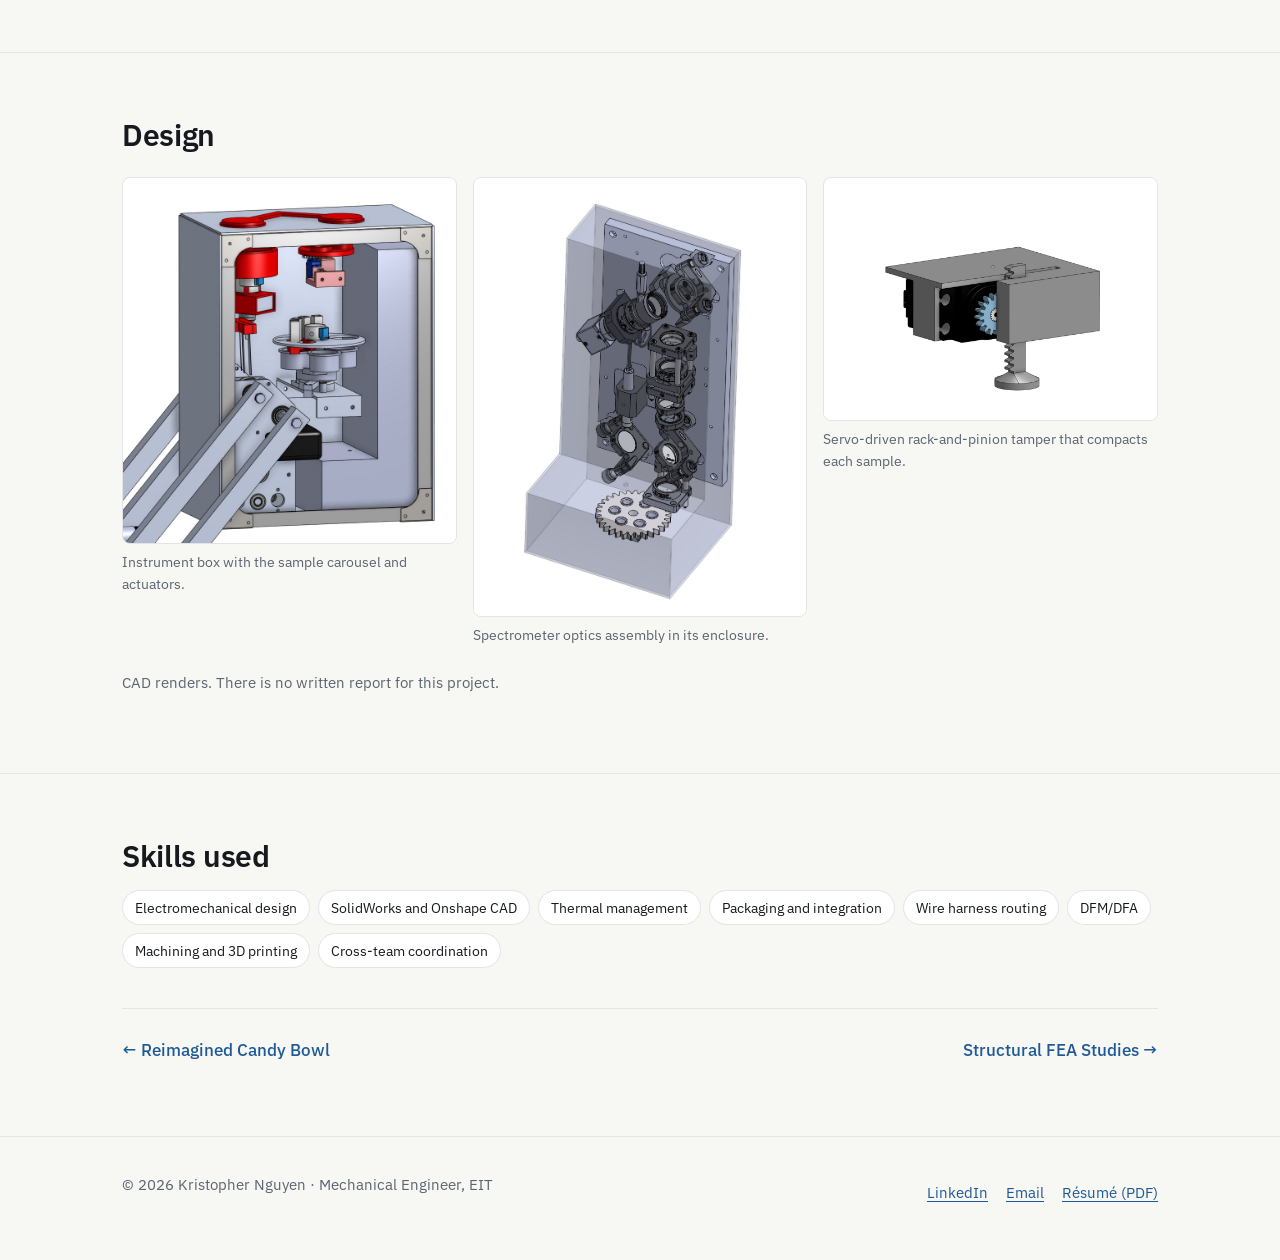
<file: projects/husky-robotics.html>
<!doctype html>
<html lang="en">
<head>
  <meta charset="utf-8">
  <meta name="viewport" content="width=device-width, initial-scale=1">
  <script>document.documentElement.classList.add("js");</script>
  <title>Husky Robotics: Rover Spectrometer | Kristopher Nguyen</title>
  <meta name="description" content="Kit Nguyen's work as Spectrometer Engineer on Husky Robotics, UW's student Mars-rover team: electromechanical mechanisms, packaging, and thermal control for in-field soil analysis.">
  <link rel="icon" href="../favicon.svg" type="image/svg+xml">
  <link rel="preconnect" href="https://fonts.googleapis.com">
  <link rel="preconnect" href="https://fonts.gstatic.com" crossorigin>
  <link rel="stylesheet" href="https://fonts.googleapis.com/css2?family=IBM+Plex+Mono:wght@400;500&family=IBM+Plex+Sans:ital,wght@0,400;0,500;0,600;1,400&display=swap">
  <link rel="stylesheet" href="../css/style.css">
  <script src="../js/main.js" defer></script>
</head>
<body>
  <a class="skip-link" href="#main">Skip to content</a>

  <header class="site-header">
    <div class="wrap">
      <a class="brand" href="../index.html">Kit Nguyen<span>EIT</span></a>
      <nav class="site-nav" aria-label="Main">
        <button class="nav-toggle" type="button" aria-expanded="false" aria-controls="nav-links"><span class="nav-toggle-icon" aria-hidden="true"></span>Menu</button>
        <div class="nav-links" id="nav-links">
          <a class="nav-link" href="../index.html#timeline">Timeline</a>
          <a class="nav-link" href="../index.html#projects">Projects</a>
          <a class="nav-link" href="../index.html#more-work">More work</a>
          <a class="nav-link" href="../index.html#skills">Skills</a>
          <a class="nav-link" href="../index.html#leadership">Leadership</a>
        </div>
        <a class="btn btn--small" href="../files/Kristopher-Nguyen-Resume.pdf">Résumé</a>
      </nav>
    </div>
  </header>

  <main id="main">
    <div class="wrap"><p class="crumb"><a href="../index.html#more-work">← More work</a></p></div>

    <!-- ============ Hero ============ -->
    <section class="proj-hero" aria-labelledby="page-title">
      <div class="wrap">
        <div>
          <ul class="tags"><li>Robotics</li><li>Electromechanical</li><li>Thermal</li></ul>
          <h1 id="page-title">Husky Robotics: Rover Spectrometer</h1>
          <p class="lede">The spectrometer instrument package for UW's student Mars-rover team: mechanisms, packaging, and thermal control for analyzing soil samples in the field.</p>
          <dl class="spec">
            <div><dt>My role</dt><dd>Spectrometer Engineer</dd></div>
            <div><dt>Team</dt><dd>Husky Robotics, UW's student rover team (instrumentation sub-team)</dd></div>
            <div><dt>Dates</dt><dd>Dec 2023 – Aug 2025</dd></div>
            <div><dt>Tools</dt><dd>SolidWorks, Onshape, 3D printing, machining, wire harnessing</dd></div>
          </dl>
        </div>
        <a class="proj-hero-img zoom" href="../images/husky-robotics/instrument-box.jpg">
          <img src="../images/husky-robotics/instrument-box.jpg" width="812" height="890" alt="CAD render of the rover instrument box with sample carousel and actuators" style="object-fit: contain; background: #fff;">
        </a>
      </div>
    </section>

    <div class="wrap">
      <ul class="key-numbers" aria-label="Key results">
        <li><strong>3</strong>actuators in the mechanism I designed and built</li>
        <li><strong>20%</strong>less assembly rework over 8 builds</li>
        <li><strong>&lt; 80 °F</strong>sensor temperature held for accurate spectra</li>
        <li><strong>16 × 16 × 24 in</strong>shared envelope for all instruments</li>
      </ul>
    </div>

    <!-- ============ Problem ============ -->
    <section class="section" aria-labelledby="problem-title">
      <div class="wrap"><div class="prose">
        <h2 id="problem-title">The problem</h2>
        <p>The rover's instrumentation looks for signs of past biological activity in soil samples, and the spectrometer searches for kerogen as one of those indicators. Spectral readings are sensitive to heat, stray light, and vibration, and loosely packed soil scatters light unpredictably. Everything also had to share a 16 × 16 × 24 in envelope with the drill and chemical tests. The spectrometer box alone is 4 × 16 in.</p>
      </div></div>
    </section>

    <!-- ============ My role ============ -->
    <section class="section" aria-labelledby="role-title">
      <div class="wrap"><div class="prose">
        <h2 id="role-title">My role</h2>
        <ul>
          <li>Designed and built a <strong>3-actuator electromechanical mechanism</strong>, owning the full cycle from concept to field deployment.</li>
          <li>Created a <strong>tamping mechanism</strong> that compresses each soil sample before measurement, eliminating random scattering for a more precise reading.</li>
          <li>Developed and tested <strong>thermal management</strong> (heat sinks and thermoelectric coolers) to keep the sensor below 80 °F, avoiding temperature-related shifts in the spectra.</li>
          <li>Integrated the assembly by routing wire harnesses and connectors within a compact chassis enclosure, then bench tested it.</li>
          <li>Worked the spectrometer into the full instrumentation CAD with five other sub-teams, iterating designs on both sides until everything fit, while cutting the subsystem's weight.</li>
          <li>Machined and 3D-printed prototypes, applying DFM/DFA with shop machinists to <strong>cut assembly rework by 20% over 8 builds</strong>.</li>
        </ul>
      </div></div>
    </section>

    <!-- ============ Design ============ -->
    <section class="section" aria-labelledby="design-title">
      <div class="wrap">
        <h2 id="design-title">Design</h2>
        <div class="fig-row fig-row--3">
          <figure>
            <a class="zoom" href="../images/husky-robotics/instrument-box.jpg"><img src="../images/husky-robotics/instrument-box.jpg" width="812" height="890" loading="lazy" alt="CAD render of the instrument box with sample carousel and actuators"></a>
            <figcaption>Instrument box with the sample carousel and actuators.</figcaption>
          </figure>
          <figure>
            <a class="zoom" href="../images/husky-robotics/spectrometer-optics.jpg"><img src="../images/husky-robotics/spectrometer-optics.jpg" width="795" height="1047" loading="lazy" alt="CAD render of the spectrometer optics assembly inside its enclosure"></a>
            <figcaption>Spectrometer optics assembly in its enclosure.</figcaption>
          </figure>
          <figure>
            <a class="zoom" href="../images/husky-robotics/tamping-mechanism.jpg"><img src="../images/husky-robotics/tamping-mechanism.jpg" width="1200" height="874" loading="lazy" alt="CAD render of the servo-driven rack-and-pinion soil-tamping mechanism"></a>
            <figcaption>Servo-driven rack-and-pinion tamper that compacts each sample.</figcaption>
          </figure>
        </div>
        <p class="prose" style="color: var(--muted); font-size: 0.92rem;">CAD renders. There is no written report for this project.</p>
      </div>
    </section>

    <!-- ============ Skills used ============ -->
    <section class="section" aria-labelledby="skills-title">
      <div class="wrap">
        <h2 id="skills-title">Skills used</h2>
        <ul class="skills-used">
          <li>Electromechanical design</li>
          <li>SolidWorks and Onshape CAD</li>
          <li>Thermal management</li>
          <li>Packaging and integration</li>
          <li>Wire harness routing</li>
          <li>DFM/DFA</li>
          <li>Machining and 3D printing</li>
          <li>Cross-team coordination</li>
        </ul>

        <nav class="pager" aria-label="Projects">
          <a href="claw-machine.html">← Reimagined Candy Bowl</a>
          <a href="fea-studies.html">Structural FEA Studies →</a>
        </nav>
      </div>
    </section>
  </main>

  <footer class="site-footer">
    <div class="wrap">
      <p>© 2026 Kristopher Nguyen · Mechanical Engineer, EIT</p>
      <nav aria-label="Contact">
        <a href="https://www.linkedin.com/in/kit-nguyen/" rel="noopener">LinkedIn</a>
        <a data-email-user="kit.n567" data-email-domain="gmail.com" hidden>Email</a>
        <a href="../files/Kristopher-Nguyen-Resume.pdf">Résumé (PDF)</a>
      </nav>
    </div>
  </footer>
</body>
</html>
</file>
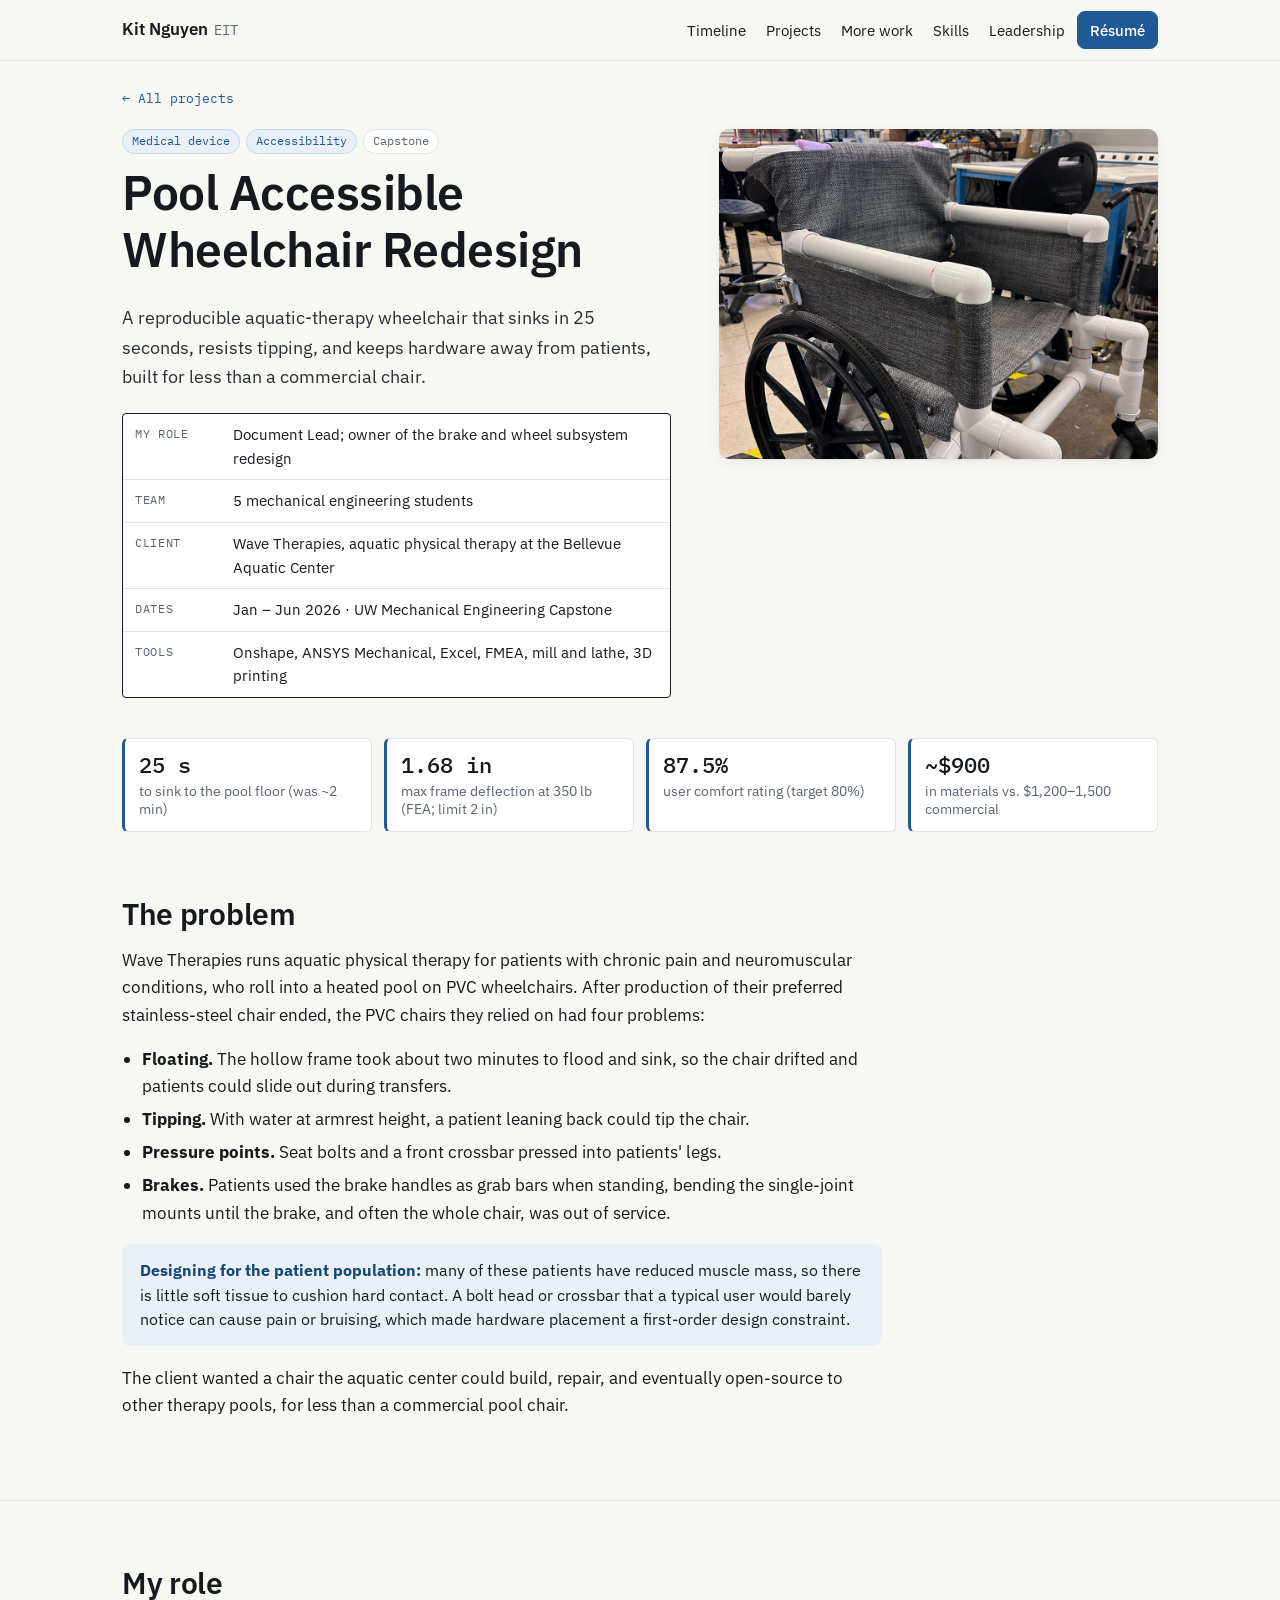
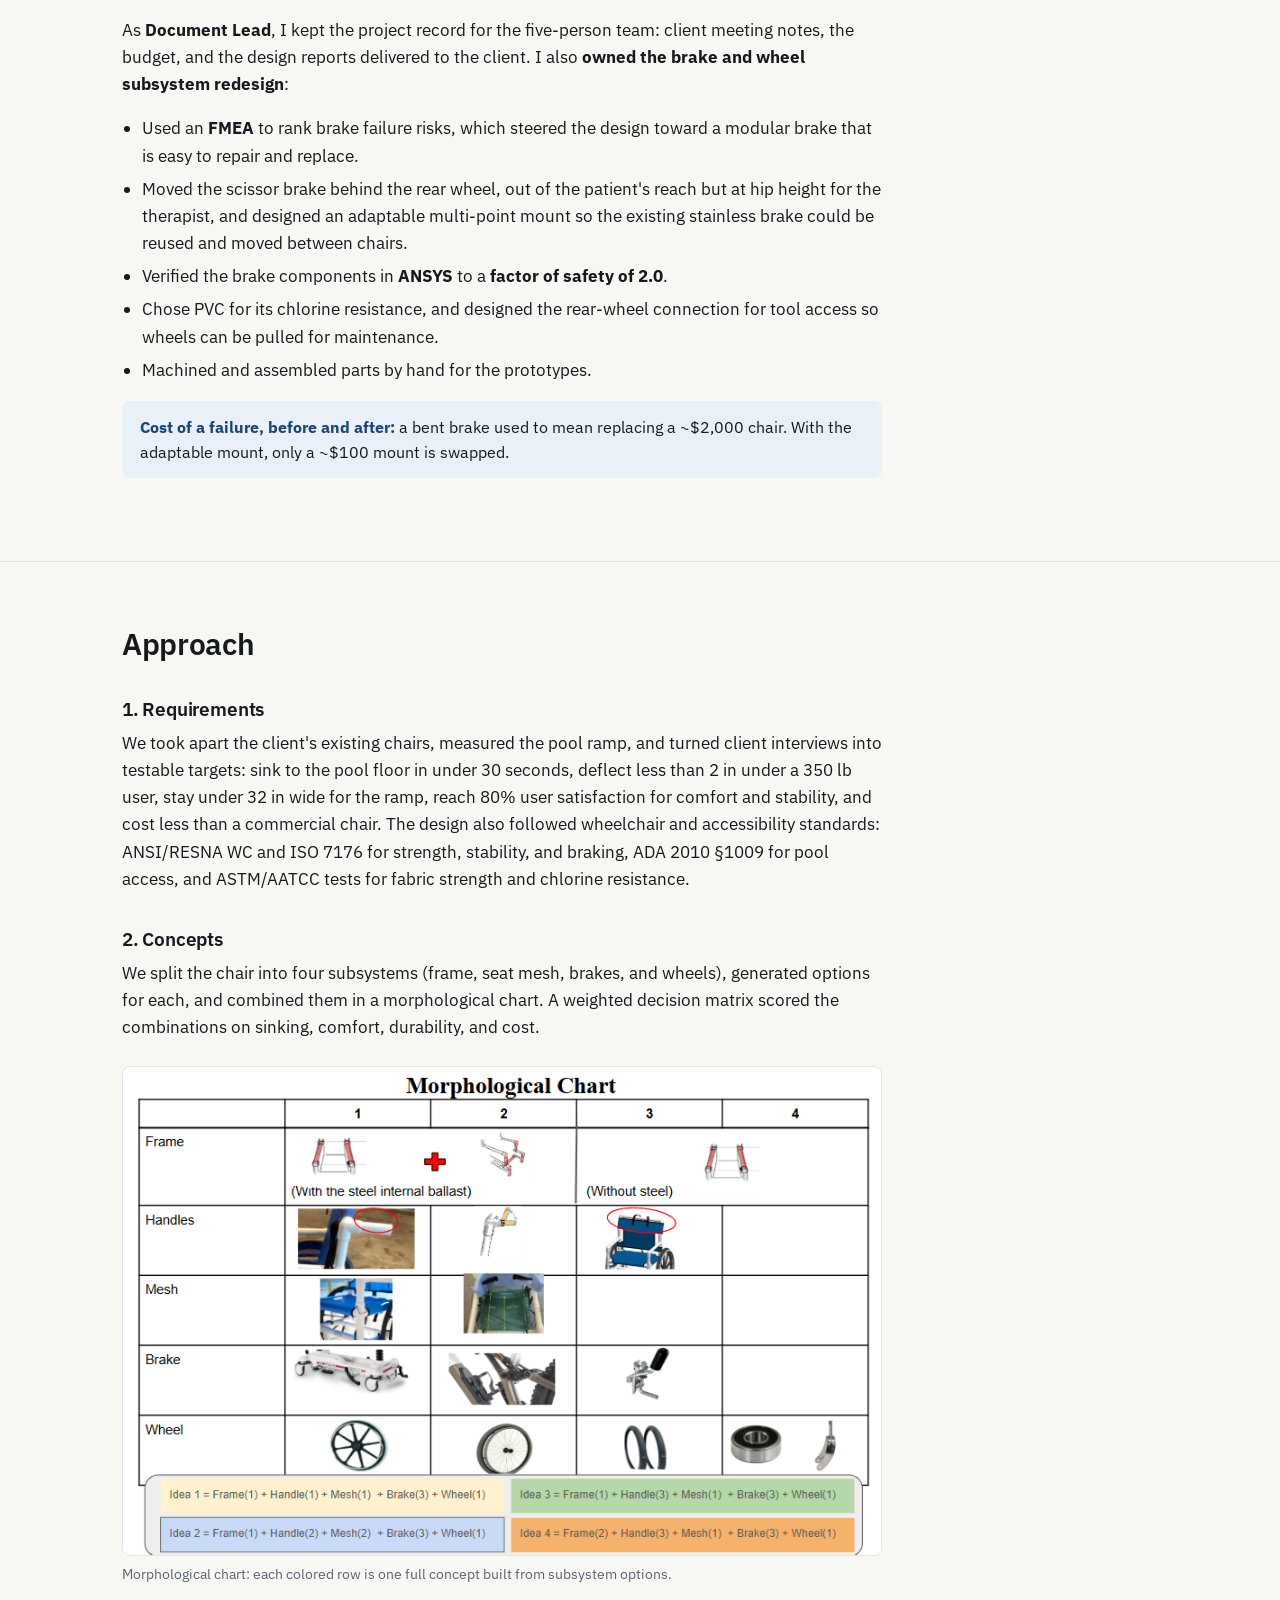
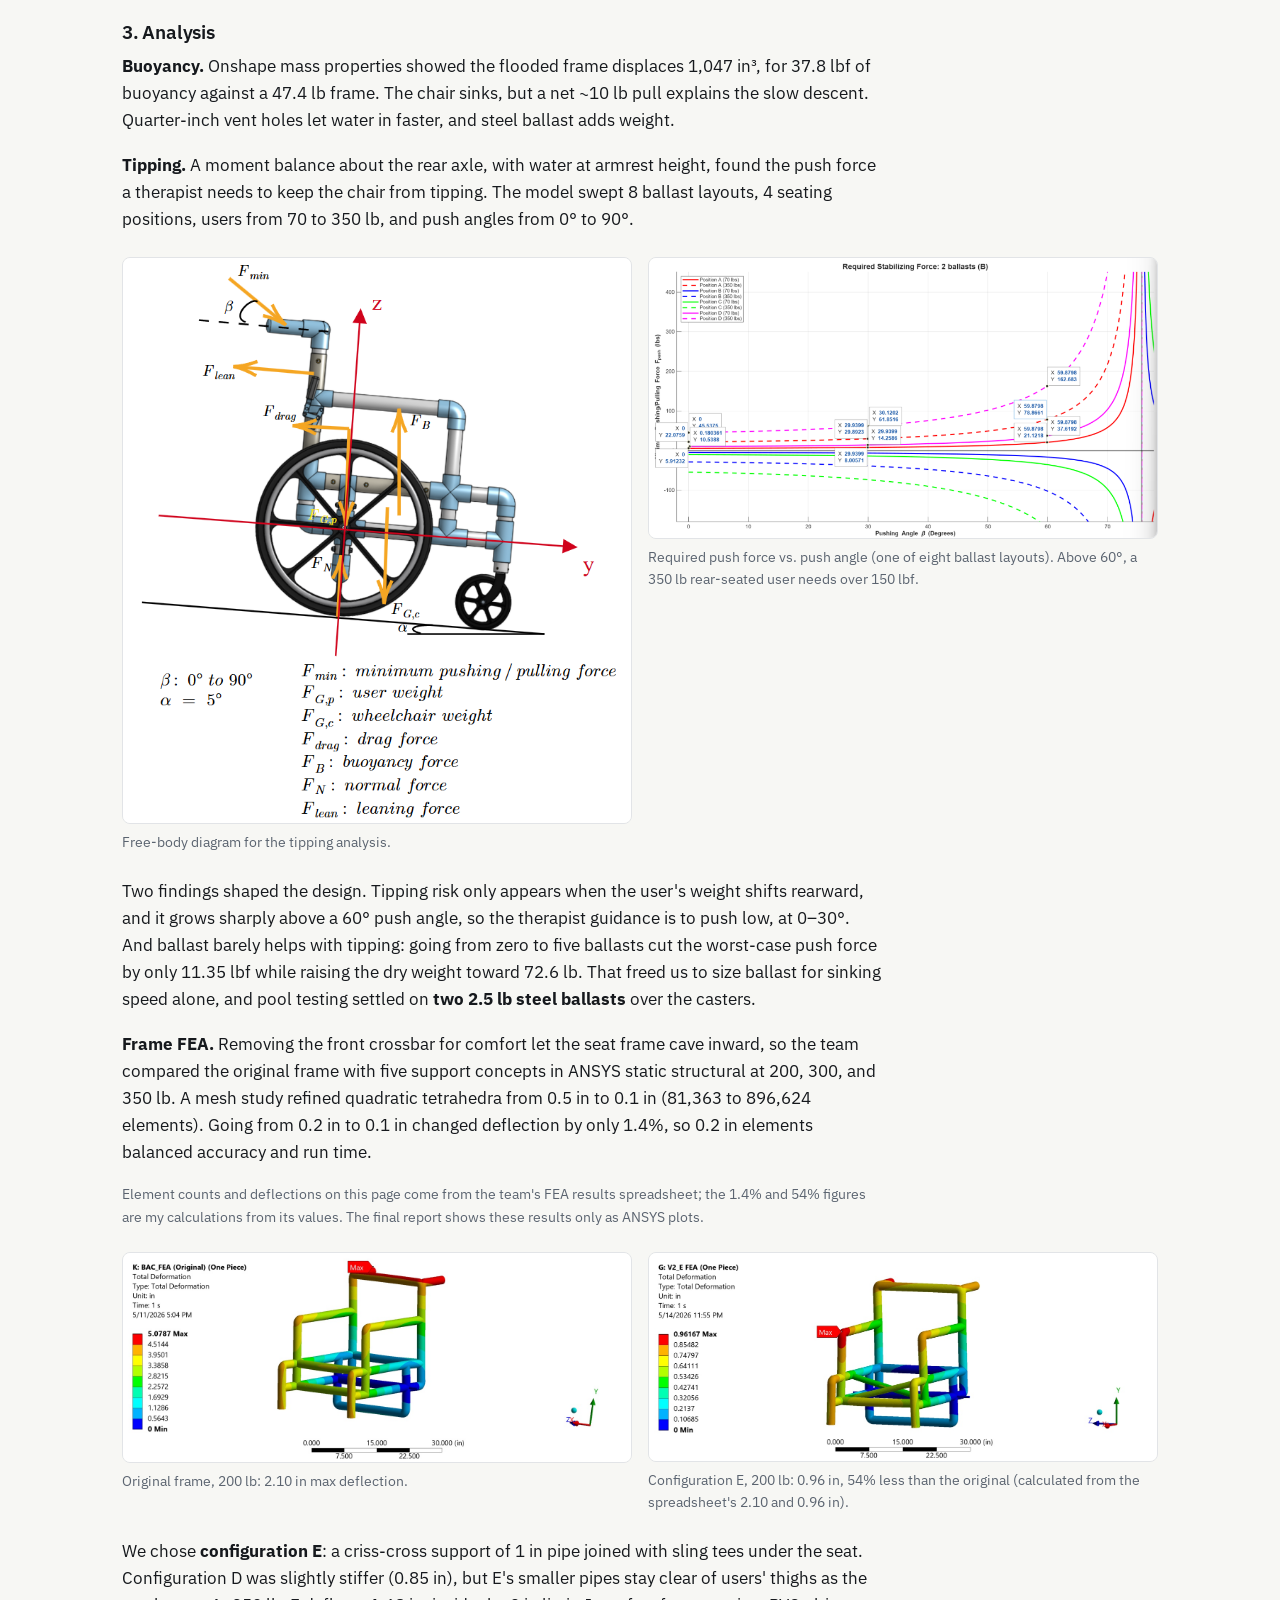
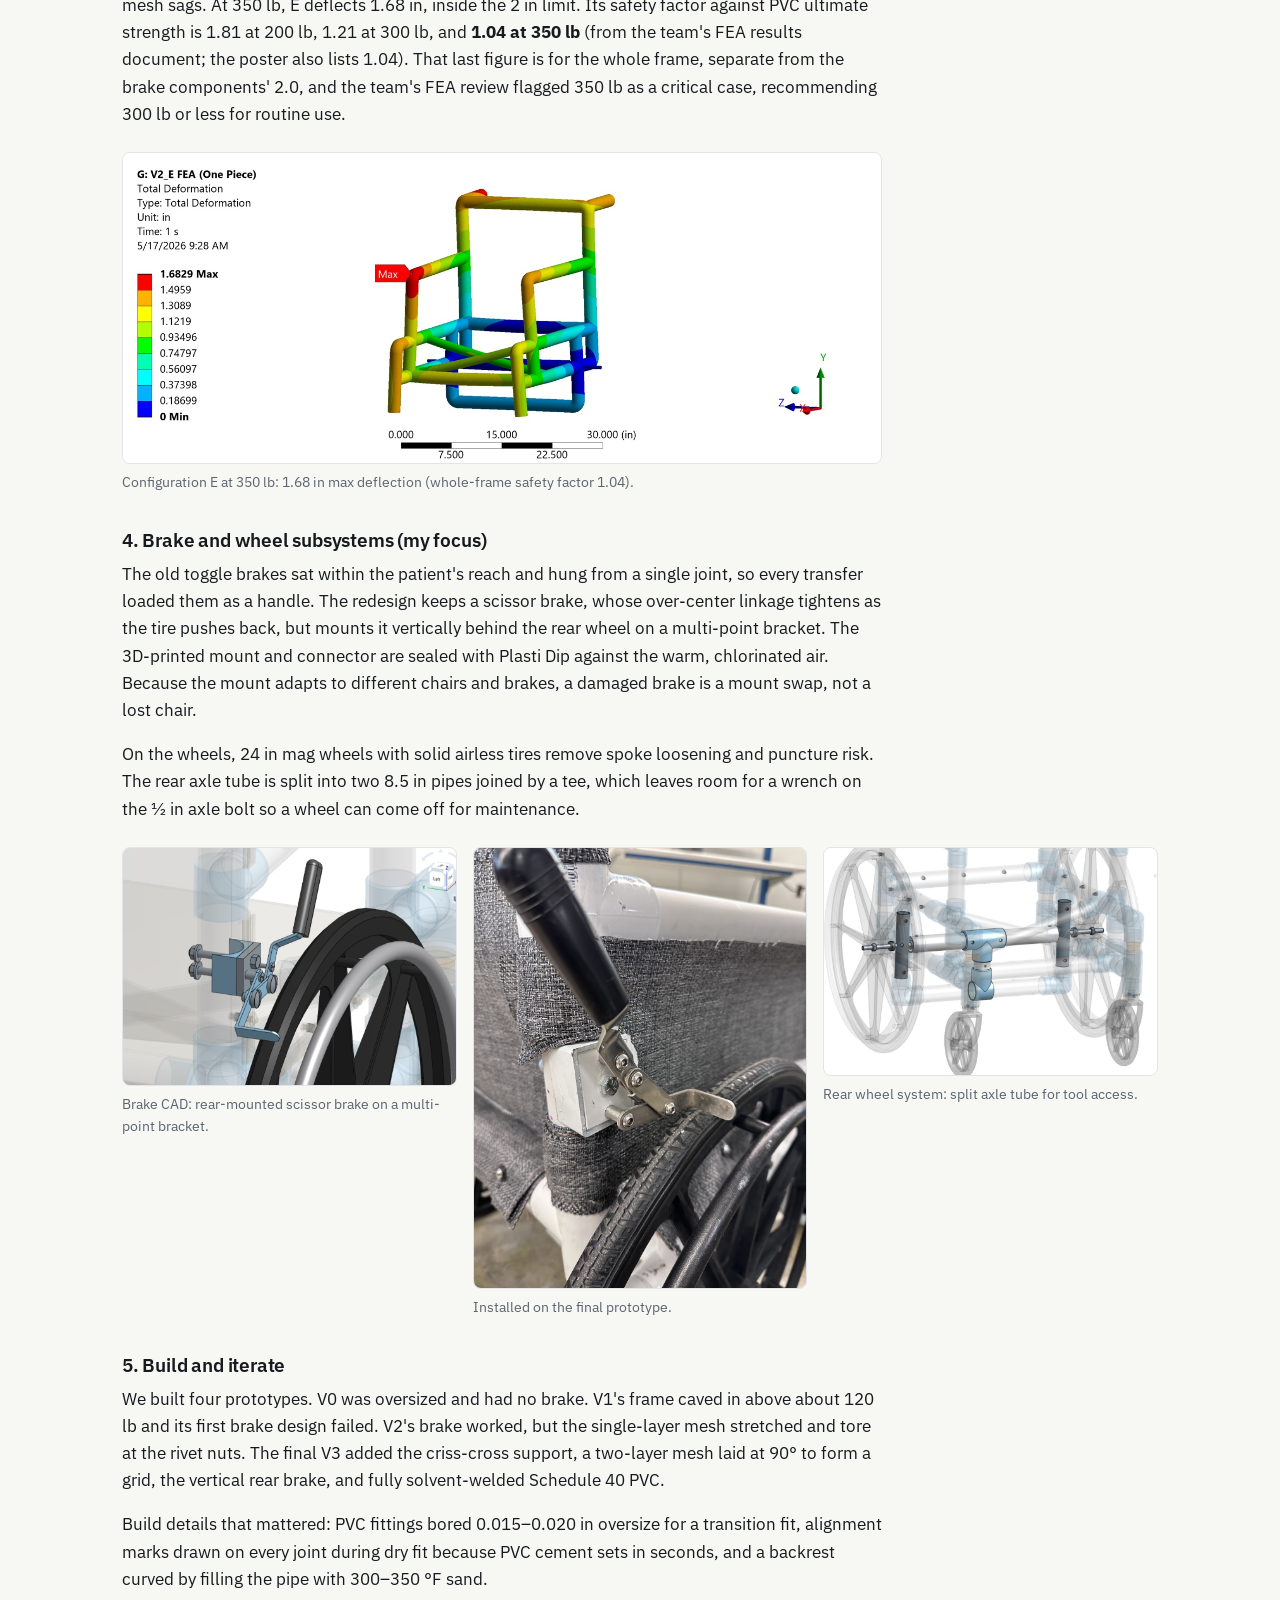
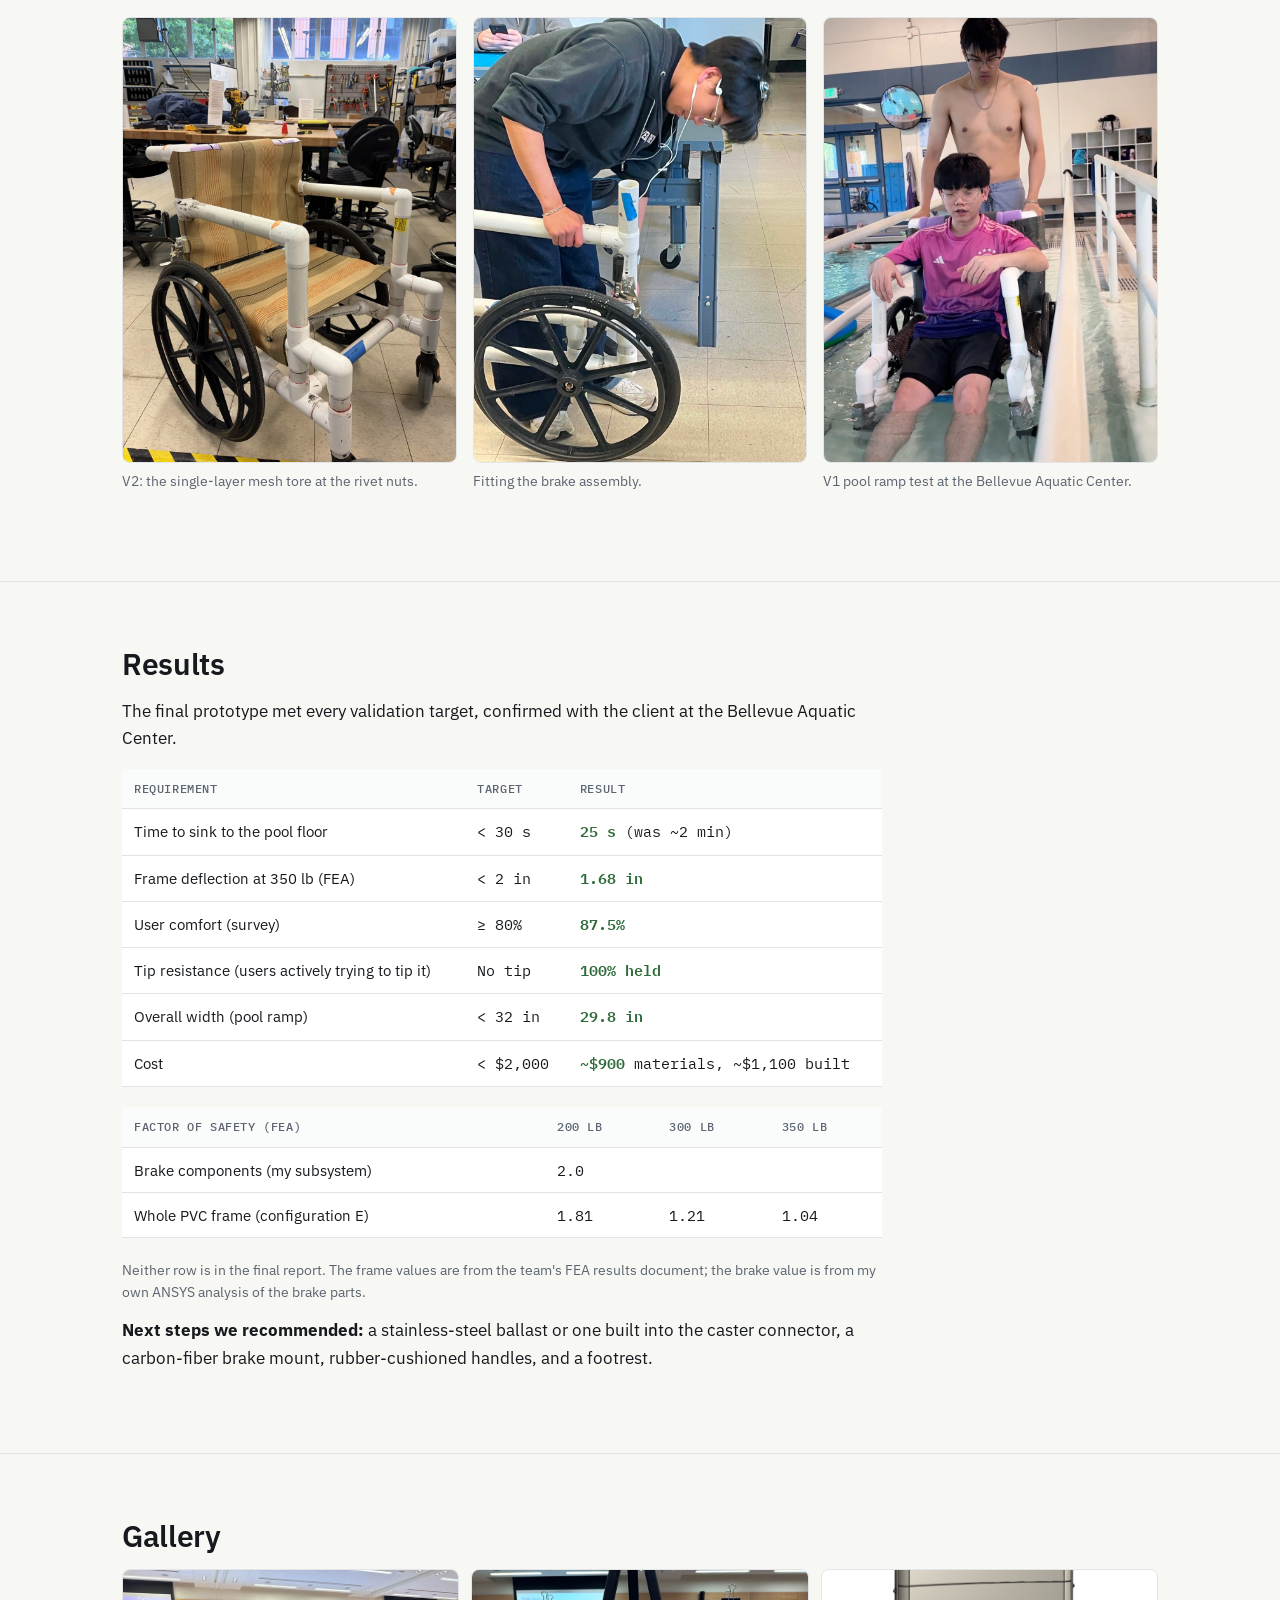
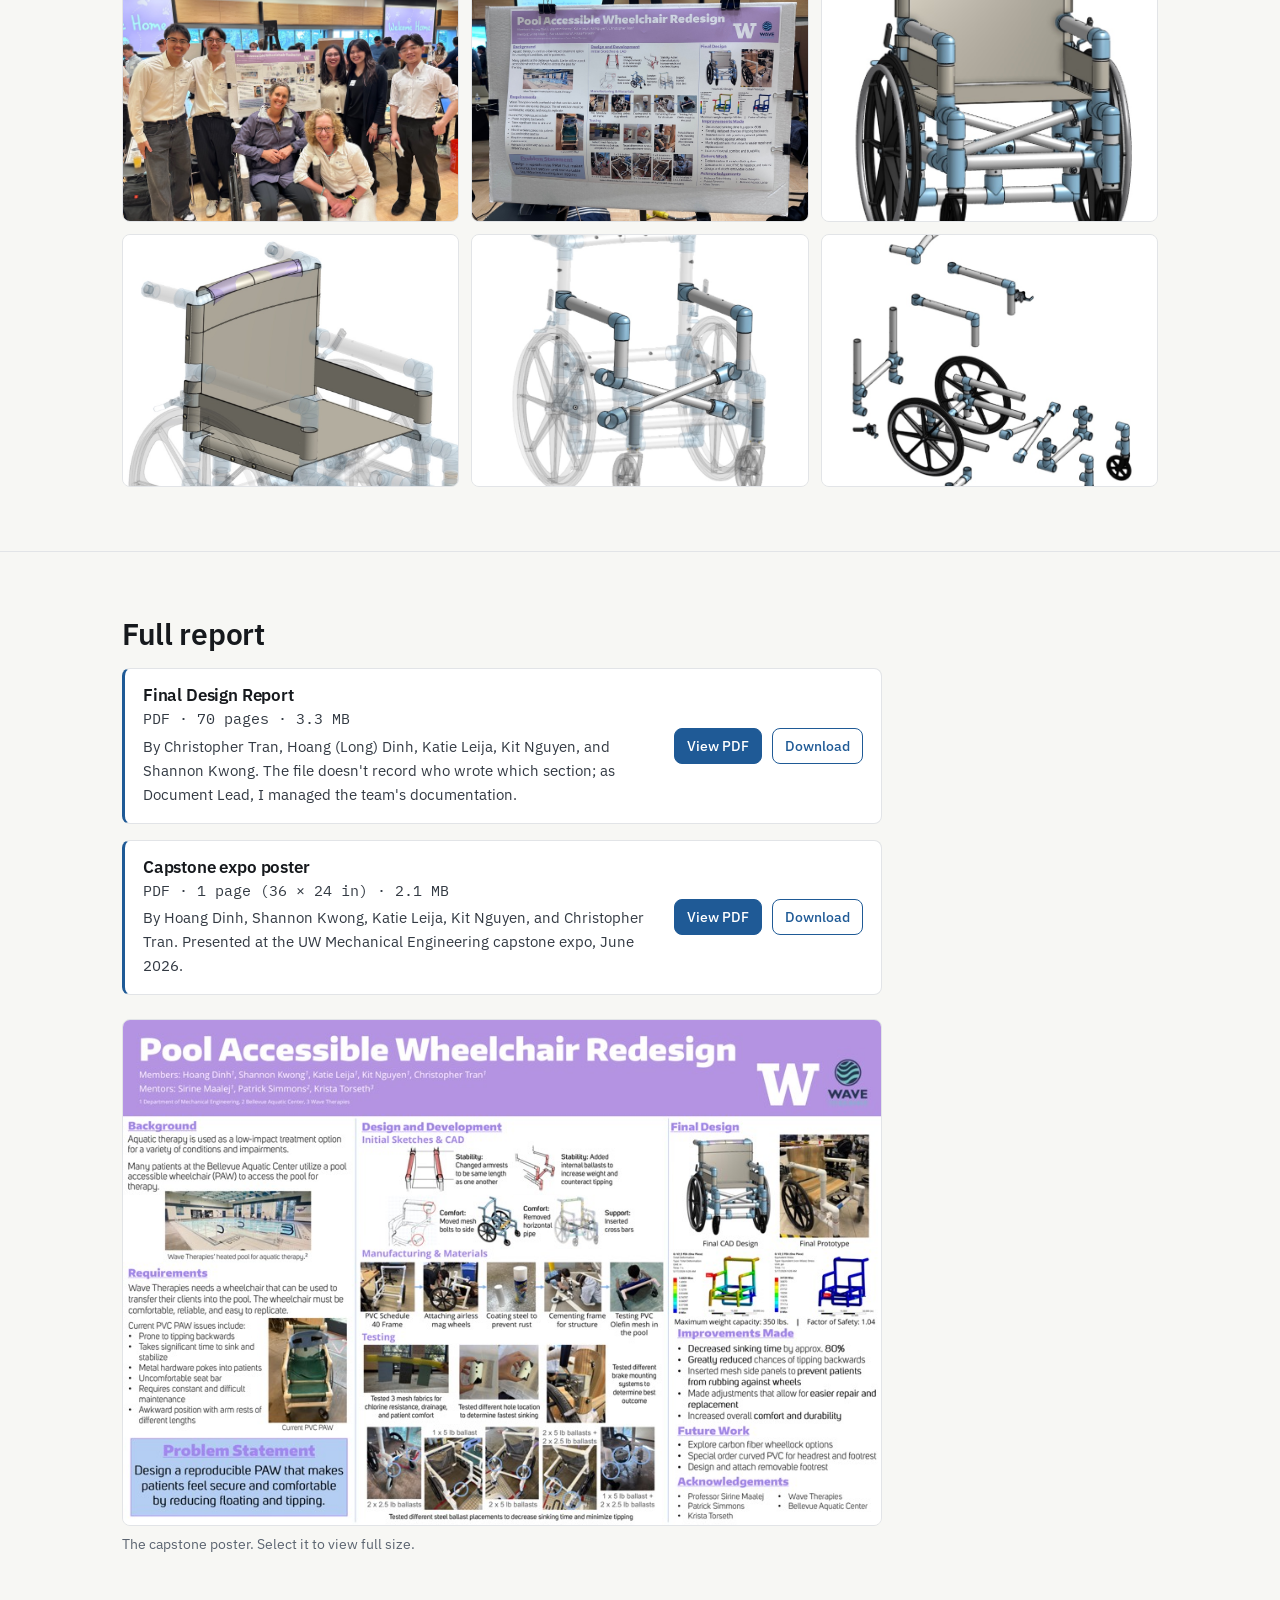
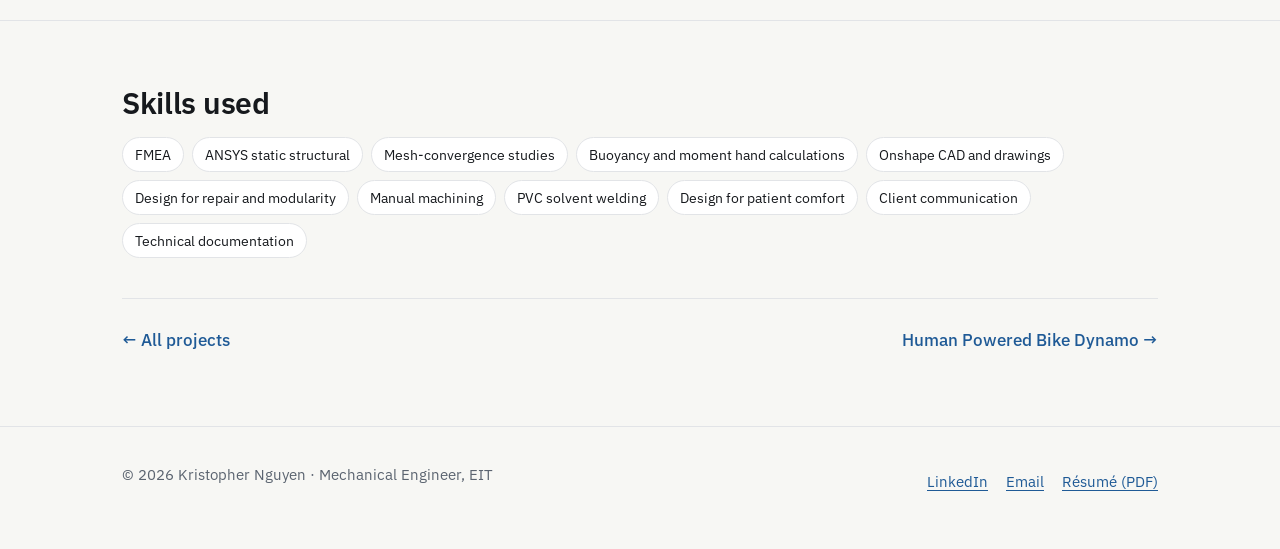
<file: projects/pawr.html>
<!doctype html>
<html lang="en">
<head>
  <meta charset="utf-8">
  <meta name="viewport" content="width=device-width, initial-scale=1">
  <script>document.documentElement.classList.add("js");</script>
  <title>Pool Accessible Wheelchair Redesign | Kristopher Nguyen</title>
  <meta name="description" content="Capstone case study: a reproducible PVC aquatic-therapy wheelchair that sinks in 25 seconds, resists tipping, and keeps hardware away from patients. Kit Nguyen owned the brake and wheel subsystems.">
  <link rel="icon" href="../favicon.svg" type="image/svg+xml">
  <link rel="preconnect" href="https://fonts.googleapis.com">
  <link rel="preconnect" href="https://fonts.gstatic.com" crossorigin>
  <link rel="stylesheet" href="https://fonts.googleapis.com/css2?family=IBM+Plex+Mono:wght@400;500&family=IBM+Plex+Sans:ital,wght@0,400;0,500;0,600;1,400&display=swap">
  <link rel="stylesheet" href="../css/style.css">
  <script src="../js/main.js" defer></script>
</head>
<body>
  <a class="skip-link" href="#main">Skip to content</a>

  <header class="site-header">
    <div class="wrap">
      <a class="brand" href="../index.html">Kit Nguyen<span>EIT</span></a>
      <nav class="site-nav" aria-label="Main">
        <button class="nav-toggle" type="button" aria-expanded="false" aria-controls="nav-links"><span class="nav-toggle-icon" aria-hidden="true"></span>Menu</button>
        <div class="nav-links" id="nav-links">
          <a class="nav-link" href="../index.html#timeline">Timeline</a>
          <a class="nav-link" href="../index.html#projects">Projects</a>
          <a class="nav-link" href="../index.html#more-work">More work</a>
          <a class="nav-link" href="../index.html#skills">Skills</a>
          <a class="nav-link" href="../index.html#leadership">Leadership</a>
        </div>
        <a class="btn btn--small" href="../files/Kristopher-Nguyen-Resume.pdf">Résumé</a>
      </nav>
    </div>
  </header>

  <main id="main">
    <div class="wrap"><p class="crumb"><a href="../index.html#projects">← All projects</a></p></div>

    <!-- ============ Hero ============ -->
    <section class="proj-hero" aria-labelledby="page-title">
      <div class="wrap">
        <div>
          <ul class="tags"><li class="tag--bio">Medical device</li><li class="tag--bio">Accessibility</li><li>Capstone</li></ul>
          <h1 id="page-title">Pool Accessible Wheelchair Redesign</h1>
          <p class="lede">A reproducible aquatic-therapy wheelchair that sinks in 25 seconds, resists tipping, and keeps hardware away from patients, built for less than a commercial chair.</p>
          <dl class="spec">
            <div><dt>My role</dt><dd>Document Lead; owner of the brake and wheel subsystem redesign</dd></div>
            <div><dt>Team</dt><dd>5 mechanical engineering students</dd></div>
            <div><dt>Client</dt><dd>Wave Therapies, aquatic physical therapy at the Bellevue Aquatic Center</dd></div>
            <div><dt>Dates</dt><dd>Jan – Jun 2026 · UW Mechanical Engineering Capstone</dd></div>
            <div><dt>Tools</dt><dd>Onshape, ANSYS Mechanical, Excel, FMEA, mill and lathe, 3D printing</dd></div>
          </dl>
        </div>
        <a class="proj-hero-img zoom" href="../images/pawr/final-build.jpg">
          <img src="../images/pawr/final-build.jpg" width="1050" height="1400" alt="Finished pool wheelchair: white PVC frame, gray mesh seat and backrest, black mag wheels, in the capstone shop">
        </a>
      </div>
    </section>

    <div class="wrap">
      <ul class="key-numbers" aria-label="Key results">
        <li><strong>25 s</strong>to sink to the pool floor (was ~2 min)</li>
        <li><strong>1.68 in</strong>max frame deflection at 350 lb (FEA; limit 2 in)</li>
        <li><strong>87.5%</strong>user comfort rating (target 80%)</li>
        <li><strong>~$900</strong>in materials vs. $1,200–1,500 commercial</li>
      </ul>
    </div>

    <!-- ============ Problem ============ -->
    <section class="section" aria-labelledby="problem-title">
      <div class="wrap"><div class="prose">
        <h2 id="problem-title">The problem</h2>
        <p>Wave Therapies runs aquatic physical therapy for patients with chronic pain and neuromuscular conditions, who roll into a heated pool on PVC wheelchairs. After production of their preferred stainless-steel chair ended, the PVC chairs they relied on had four problems:</p>
        <ul>
          <li><strong>Floating.</strong> The hollow frame took about two minutes to flood and sink, so the chair drifted and patients could slide out during transfers.</li>
          <li><strong>Tipping.</strong> With water at armrest height, a patient leaning back could tip the chair.</li>
          <li><strong>Pressure points.</strong> Seat bolts and a front crossbar pressed into patients' legs.</li>
          <li><strong>Brakes.</strong> Patients used the brake handles as grab bars when standing, bending the single-joint mounts until the brake, and often the whole chair, was out of service.</li>
        </ul>
        <p class="callout"><strong>Designing for the patient population:</strong> many of these patients have reduced muscle mass, so there is little soft tissue to cushion hard contact. A bolt head or crossbar that a typical user would barely notice can cause pain or bruising, which made hardware placement a first-order design constraint.</p>
        <p>The client wanted a chair the aquatic center could build, repair, and eventually open-source to other therapy pools, for less than a commercial pool chair.</p>
      </div></div>
    </section>

    <!-- ============ My role ============ -->
    <section class="section" aria-labelledby="role-title">
      <div class="wrap"><div class="prose">
        <h2 id="role-title">My role</h2>
        <p>As <strong>Document Lead</strong>, I kept the project record for the five-person team: client meeting notes, the budget, and the design reports delivered to the client. I also <strong>owned the brake and wheel subsystem redesign</strong>:</p>
        <ul>
          <li>Used an <strong>FMEA</strong> to rank brake failure risks, which steered the design toward a modular brake that is easy to repair and replace.</li>
          <li>Moved the scissor brake behind the rear wheel, out of the patient's reach but at hip height for the therapist, and designed an adaptable multi-point mount so the existing stainless brake could be reused and moved between chairs.</li>
          <li>Verified the brake components in <strong>ANSYS</strong> to a <strong>factor of safety of 2.0</strong>.</li>
          <li>Chose PVC for its chlorine resistance, and designed the rear-wheel connection for tool access so wheels can be pulled for maintenance.</li>
          <li>Machined and assembled parts by hand for the prototypes.</li>
        </ul>
        <p class="callout"><strong>Cost of a failure, before and after:</strong> a bent brake used to mean replacing a ~$2,000 chair. With the adaptable mount, only a ~$100 mount is swapped.</p>
      </div></div>
    </section>

    <!-- ============ Approach ============ -->
    <section class="section" aria-labelledby="approach-title">
      <div class="wrap">
        <div class="prose">
          <h2 id="approach-title">Approach</h2>

          <h3>1. Requirements</h3>
          <p>We took apart the client's existing chairs, measured the pool ramp, and turned client interviews into testable targets: sink to the pool floor in under 30 seconds, deflect less than 2 in under a 350 lb user, stay under 32 in wide for the ramp, reach 80% user satisfaction for comfort and stability, and cost less than a commercial chair. The design also followed wheelchair and accessibility standards: ANSI/RESNA WC and ISO 7176 for strength, stability, and braking, ADA 2010 §1009 for pool access, and ASTM/AATCC tests for fabric strength and chlorine resistance.</p>

          <h3>2. Concepts</h3>
          <p>We split the chair into four subsystems (frame, seat mesh, brakes, and wheels), generated options for each, and combined them in a morphological chart. A weighted decision matrix scored the combinations on sinking, comfort, durability, and cost.</p>
        </div>
        <figure class="prose">
          <a class="zoom" href="../images/pawr/morph-chart.png"><img src="../images/pawr/morph-chart.png" width="841" height="542" loading="lazy" alt="Morphological chart combining frame, handle, mesh, brake, and wheel options into four concepts"></a>
          <figcaption>Morphological chart: each colored row is one full concept built from subsystem options.</figcaption>
        </figure>

        <div class="prose">
          <h3>3. Analysis</h3>
          <p><strong>Buoyancy.</strong> Onshape mass properties showed the flooded frame displaces 1,047 in³, for 37.8 lbf of buoyancy against a 47.4 lb frame. The chair sinks, but a net ~10 lb pull explains the slow descent. Quarter-inch vent holes let water in faster, and steel ballast adds weight.</p>
          <p><strong>Tipping.</strong> A moment balance about the rear axle, with water at armrest height, found the push force a therapist needs to keep the chair from tipping. The model swept 8 ballast layouts, 4 seating positions, users from 70 to 350 lb, and push angles from 0° to 90°.</p>
        </div>
        <div class="fig-row fig-row--2">
          <figure>
            <a class="zoom" href="../images/pawr/tipping-fbd.png"><img src="../images/pawr/tipping-fbd.png" width="717" height="797" loading="lazy" alt="Free-body diagram of the wheelchair on a ramp with push, drag, buoyancy, weight, and normal forces"></a>
            <figcaption>Free-body diagram for the tipping analysis.</figcaption>
          </figure>
          <figure>
            <a class="zoom" href="../images/pawr/tipping-analysis-plot.png"><img src="../images/pawr/tipping-analysis-plot.png" width="895" height="493" loading="lazy" alt="Plot of required stabilizing force versus pushing angle for four seating positions and two user weights"></a>
            <figcaption>Required push force vs. push angle (one of eight ballast layouts). Above 60°, a 350 lb rear-seated user needs over 150 lbf.</figcaption>
          </figure>
        </div>
        <div class="prose">
          <p>Two findings shaped the design. Tipping risk only appears when the user's weight shifts rearward, and it grows sharply above a 60° push angle, so the therapist guidance is to push low, at 0–30°. And ballast barely helps with tipping: going from zero to five ballasts cut the worst-case push force by only 11.35 lbf while raising the dry weight toward 72.6 lb. That freed us to size ballast for sinking speed alone, and pool testing settled on <strong>two 2.5 lb steel ballasts</strong> over the casters.</p>

          <p><strong>Frame FEA.</strong> Removing the front crossbar for comfort let the seat frame cave inward, so the team compared the original frame with five support concepts in ANSYS static structural at 200, 300, and 350 lb. A mesh study refined quadratic tetrahedra from 0.5 in to 0.1 in (81,363 to 896,624 elements). Going from 0.2 in to 0.1 in changed deflection by only 1.4%, so 0.2 in elements balanced accuracy and run time.</p>
          <p class="source-note">Element counts and deflections on this page come from the team's FEA results spreadsheet; the 1.4% and 54% figures are my calculations from its values. The final report shows these results only as ANSYS plots.</p>
        </div>
        <div class="fig-row fig-row--2">
          <figure>
            <a class="zoom" href="../images/pawr/fea-original-200lb.jpg"><img src="../images/pawr/fea-original-200lb.jpg" width="1400" height="576" loading="lazy" alt="ANSYS total deformation of the original PVC frame under 200 lb"></a>
            <figcaption>Original frame, 200 lb: 2.10 in max deflection.</figcaption>
          </figure>
          <figure>
            <a class="zoom" href="../images/pawr/fea-config-e-200lb.jpg"><img src="../images/pawr/fea-config-e-200lb.jpg" width="1400" height="573" loading="lazy" alt="ANSYS total deformation of frame configuration E under 200 lb"></a>
            <figcaption>Configuration E, 200 lb: 0.96 in, 54% less than the original (calculated from the spreadsheet's 2.10 and 0.96 in).</figcaption>
          </figure>
        </div>
        <div class="prose">
          <p>We chose <strong>configuration E</strong>: a criss-cross support of 1 in pipe joined with sling tees under the seat. Configuration D was slightly stiffer (0.85 in), but E's smaller pipes stay clear of users' thighs as the mesh sags. At 350 lb, E deflects 1.68 in, inside the 2 in limit. Its safety factor against PVC ultimate strength is 1.81 at 200 lb, 1.21 at 300 lb, and <strong>1.04 at 350 lb</strong> (from the team's FEA results document; the poster also lists 1.04). That last figure is for the whole frame, separate from the brake components' 2.0, and the team's FEA review flagged 350 lb as a critical case, recommending 300 lb or less for routine use.</p>
        </div>
        <figure class="prose">
          <a class="zoom" href="../images/pawr/fea-config-e-350lb.jpg"><img src="../images/pawr/fea-config-e-350lb.jpg" width="1400" height="573" loading="lazy" alt="ANSYS total deformation of frame configuration E under 350 lb, maximum 1.68 inches"></a>
          <figcaption>Configuration E at 350 lb: 1.68 in max deflection (whole-frame safety factor 1.04).</figcaption>
        </figure>

        <div class="prose">
          <h3>4. Brake and wheel subsystems (my focus)</h3>
          <p>The old toggle brakes sat within the patient's reach and hung from a single joint, so every transfer loaded them as a handle. The redesign keeps a scissor brake, whose over-center linkage tightens as the tire pushes back, but mounts it vertically behind the rear wheel on a multi-point bracket. The 3D-printed mount and connector are sealed with Plasti Dip against the warm, chlorinated air. Because the mount adapts to different chairs and brakes, a damaged brake is a mount swap, not a lost chair.</p>
          <p>On the wheels, 24 in mag wheels with solid airless tires remove spoke loosening and puncture risk. The rear axle tube is split into two 8.5 in pipes joined by a tee, which leaves room for a wrench on the ½ in axle bolt so a wheel can come off for maintenance.</p>
        </div>
        <div class="fig-row fig-row--3">
          <figure>
            <a class="zoom" href="../images/pawr/cad-brake.jpg"><img src="../images/pawr/cad-brake.jpg" width="1055" height="752" loading="lazy" alt="CAD model of the rear-mounted scissor brake and its bracket against the wheel"></a>
            <figcaption>Brake CAD: rear-mounted scissor brake on a multi-point bracket.</figcaption>
          </figure>
          <figure>
            <a class="zoom" href="../images/pawr/brake-installed.jpg"><img src="../images/pawr/brake-installed.jpg" width="1048" height="1386" loading="lazy" alt="Installed vertical scissor brake on the final prototype, behind the rear wheel"></a>
            <figcaption>Installed on the final prototype.</figcaption>
          </figure>
          <figure>
            <a class="zoom" href="../images/pawr/cad-rear-wheel.jpg"><img src="../images/pawr/cad-rear-wheel.jpg" width="1152" height="786" loading="lazy" alt="CAD of the rear wheel system with the split axle tube and center tee"></a>
            <figcaption>Rear wheel system: split axle tube for tool access.</figcaption>
          </figure>
        </div>

        <div class="prose">
          <h3>5. Build and iterate</h3>
          <p>We built four prototypes. V0 was oversized and had no brake. V1's frame caved in above about 120 lb and its first brake design failed. V2's brake worked, but the single-layer mesh stretched and tore at the rivet nuts. The final V3 added the criss-cross support, a two-layer mesh laid at 90° to form a grid, the vertical rear brake, and fully solvent-welded Schedule 40 PVC.</p>
          <p>Build details that mattered: PVC fittings bored 0.015–0.020 in oversize for a transition fit, alignment marks drawn on every joint during dry fit because PVC cement sets in seconds, and a backrest curved by filling the pipe with 300–350 °F sand.</p>
        </div>
        <div class="fig-row fig-row--3 fig-row--portrait">
          <figure>
            <a class="zoom" href="../images/pawr/prototype-v2.jpg"><img src="../images/pawr/prototype-v2.jpg" width="1050" height="1400" loading="lazy" alt="V2 prototype with a single-layer beige mesh seat in the shop"></a>
            <figcaption>V2: the single-layer mesh tore at the rivet nuts.</figcaption>
          </figure>
          <figure>
            <a class="zoom" href="../images/pawr/kit-brake-assembly.jpg"><img src="../images/pawr/kit-brake-assembly.jpg" width="1050" height="1400" loading="lazy" alt="Kit Nguyen fitting the brake assembly to the wheelchair frame at a workbench"></a>
            <figcaption>Fitting the brake assembly.</figcaption>
          </figure>
          <figure>
            <a class="zoom" href="../images/pawr/pool-ramp-test.jpg"><img src="../images/pawr/pool-ramp-test.jpg" width="900" height="1600" loading="lazy" alt="Teammates testing the wheelchair on the pool ramp as it enters the water"></a>
            <figcaption>V1 pool ramp test at the Bellevue Aquatic Center.</figcaption>
          </figure>
        </div>
      </div>
    </section>

    <!-- ============ Results ============ -->
    <section class="section" aria-labelledby="results-title">
      <div class="wrap"><div class="prose">
        <h2 id="results-title">Results</h2>
        <p>The final prototype met every validation target, confirmed with the client at the Bellevue Aquatic Center.</p>
        <div class="table-wrap">
          <table>
            <thead><tr><th scope="col">Requirement</th><th scope="col">Target</th><th scope="col">Result</th></tr></thead>
            <tbody>
              <tr><td>Time to sink to the pool floor</td><td class="num">&lt; 30 s</td><td class="num"><span class="pass">25 s</span> (was ~2 min)</td></tr>
              <tr><td>Frame deflection at 350 lb (FEA)</td><td class="num">&lt; 2 in</td><td class="num"><span class="pass">1.68 in</span></td></tr>
              <tr><td>User comfort (survey)</td><td class="num">≥ 80%</td><td class="num"><span class="pass">87.5%</span></td></tr>
              <tr><td>Tip resistance (users actively trying to tip it)</td><td class="num">No tip</td><td class="num"><span class="pass">100% held</span></td></tr>
              <tr><td>Overall width (pool ramp)</td><td class="num">&lt; 32 in</td><td class="num"><span class="pass">29.8 in</span></td></tr>
              <tr><td>Cost</td><td class="num">&lt; $2,000</td><td class="num"><span class="pass">~$900</span> materials, ~$1,100 built</td></tr>
            </tbody>
          </table>
        </div>
        <div class="table-wrap">
          <table>
            <thead><tr><th scope="col">Factor of safety (FEA)</th><th scope="col">200 lb</th><th scope="col">300 lb</th><th scope="col">350 lb</th></tr></thead>
            <tbody>
              <tr><td>Brake components (my subsystem)</td><td class="num" colspan="3">2.0</td></tr>
              <tr><td>Whole PVC frame (configuration E)</td><td class="num">1.81</td><td class="num">1.21</td><td class="num">1.04</td></tr>
            </tbody>
          </table>
        </div>
        <p class="source-note">Neither row is in the final report. The frame values are from the team's FEA results document; the brake value is from my own ANSYS analysis of the brake parts.</p>
        <p><strong>Next steps we recommended:</strong> a stainless-steel ballast or one built into the caster connector, a carbon-fiber brake mount, rubber-cushioned handles, and a footrest.</p>
      </div></div>
    </section>

    <!-- ============ Gallery ============ -->
    <section class="section" aria-labelledby="gallery-title">
      <div class="wrap">
        <h2 id="gallery-title">Gallery</h2>
        <div class="gallery">
          <a class="zoom" href="../images/pawr/team-expo.jpg"><img src="../images/pawr/team-expo.jpg" width="1400" height="1050" loading="lazy" alt="The capstone team with Wave Therapies staff and the finished wheelchair at the UW capstone expo"></a>
          <a class="zoom" href="../images/pawr/poster.jpg"><img src="../images/pawr/poster.jpg" width="1800" height="1350" loading="lazy" alt="The printed poster on display at the capstone expo"></a>
          <a class="zoom" href="../images/pawr/cad-full.jpg"><img src="../images/pawr/cad-full.jpg" width="717" height="737" loading="lazy" alt="Full CAD model of the final wheelchair design"></a>
          <a class="zoom" href="../images/pawr/cad-mesh.jpg"><img src="../images/pawr/cad-mesh.jpg" width="1090" height="762" loading="lazy" alt="CAD of the mesh seat and backrest bolted to the sides of the frame"></a>
          <a class="zoom" href="../images/pawr/cad-frame-changes.jpg"><img src="../images/pawr/cad-frame-changes.jpg" width="842" height="756" loading="lazy" alt="CAD highlighting the frame changes: armrests and criss-cross seat support"></a>
          <a class="zoom" href="../images/pawr/cad-exploded.jpg"><img src="../images/pawr/cad-exploded.jpg" width="765" height="726" loading="lazy" alt="Exploded CAD view of the frame for assembly"></a>
        </div>
      </div>
    </section>

    <!-- ============ Full report ============ -->
    <section class="section" id="report" aria-labelledby="report-title">
      <div class="wrap"><div class="prose">
        <h2 id="report-title">Full report</h2>
        <ul class="report-list">
          <li>
            <div>
              <h3>Final Design Report</h3>
              <p class="report-meta">PDF · 70 pages · 3.3 MB</p>
              <p>By Christopher Tran, Hoang (Long) Dinh, Katie Leija, Kit Nguyen, and Shannon Kwong. The file doesn't record who wrote which section; as Document Lead, I managed the team's documentation.</p>
            </div>
            <div class="btn-row">
              <a class="btn btn--small" href="../files/reports/pawr-final-design-report.pdf" target="_blank" rel="noopener">View PDF</a>
              <a class="btn btn--small btn--ghost" href="../files/reports/pawr-final-design-report.pdf" download>Download</a>
            </div>
          </li>
          <li>
            <div>
              <h3>Capstone expo poster</h3>
              <p class="report-meta">PDF · 1 page (36 × 24 in) · 2.1 MB</p>
              <p>By Hoang Dinh, Shannon Kwong, Katie Leija, Kit Nguyen, and Christopher Tran. Presented at the UW Mechanical Engineering capstone expo, June 2026.</p>
            </div>
            <div class="btn-row">
              <a class="btn btn--small" href="../files/reports/pawr-capstone-poster.pdf" target="_blank" rel="noopener">View PDF</a>
              <a class="btn btn--small btn--ghost" href="../files/reports/pawr-capstone-poster.pdf" download>Download</a>
            </div>
          </li>
        </ul>
        <figure class="poster-fig">
          <a class="zoom" href="../images/pawr/poster-final.jpg"><img src="../images/thumbs/pawr-poster.jpg" width="900" height="600" loading="lazy" alt="Capstone poster: Pool Accessible Wheelchair Redesign, with background, requirements, design and development, testing, final design with FEA plots, improvements, and future work"></a>
          <figcaption>The capstone poster. Select it to view full size.</figcaption>
        </figure>
      </div></div>
    </section>

    <!-- ============ Skills used ============ -->
    <section class="section" aria-labelledby="skills-title">
      <div class="wrap">
        <h2 id="skills-title">Skills used</h2>
        <ul class="skills-used">
          <li>FMEA</li>
          <li>ANSYS static structural</li>
          <li>Mesh-convergence studies</li>
          <li>Buoyancy and moment hand calculations</li>
          <li>Onshape CAD and drawings</li>
          <li>Design for repair and modularity</li>
          <li>Manual machining</li>
          <li>PVC solvent welding</li>
          <li>Design for patient comfort</li>
          <li>Client communication</li>
          <li>Technical documentation</li>
        </ul>

        <nav class="pager" aria-label="Projects">
          <a href="../index.html#projects">← All projects</a>
          <a href="bike-dynamo.html">Human Powered Bike Dynamo →</a>
        </nav>
      </div>
    </section>
  </main>

  <footer class="site-footer">
    <div class="wrap">
      <p>© 2026 Kristopher Nguyen · Mechanical Engineer, EIT</p>
      <nav aria-label="Contact">
        <a href="https://www.linkedin.com/in/kit-nguyen/" rel="noopener">LinkedIn</a>
        <a data-email-user="kit.n567" data-email-domain="gmail.com" hidden>Email</a>
        <a href="../files/Kristopher-Nguyen-Resume.pdf">Résumé (PDF)</a>
      </nav>
    </div>
  </footer>
</body>
</html>
</file>
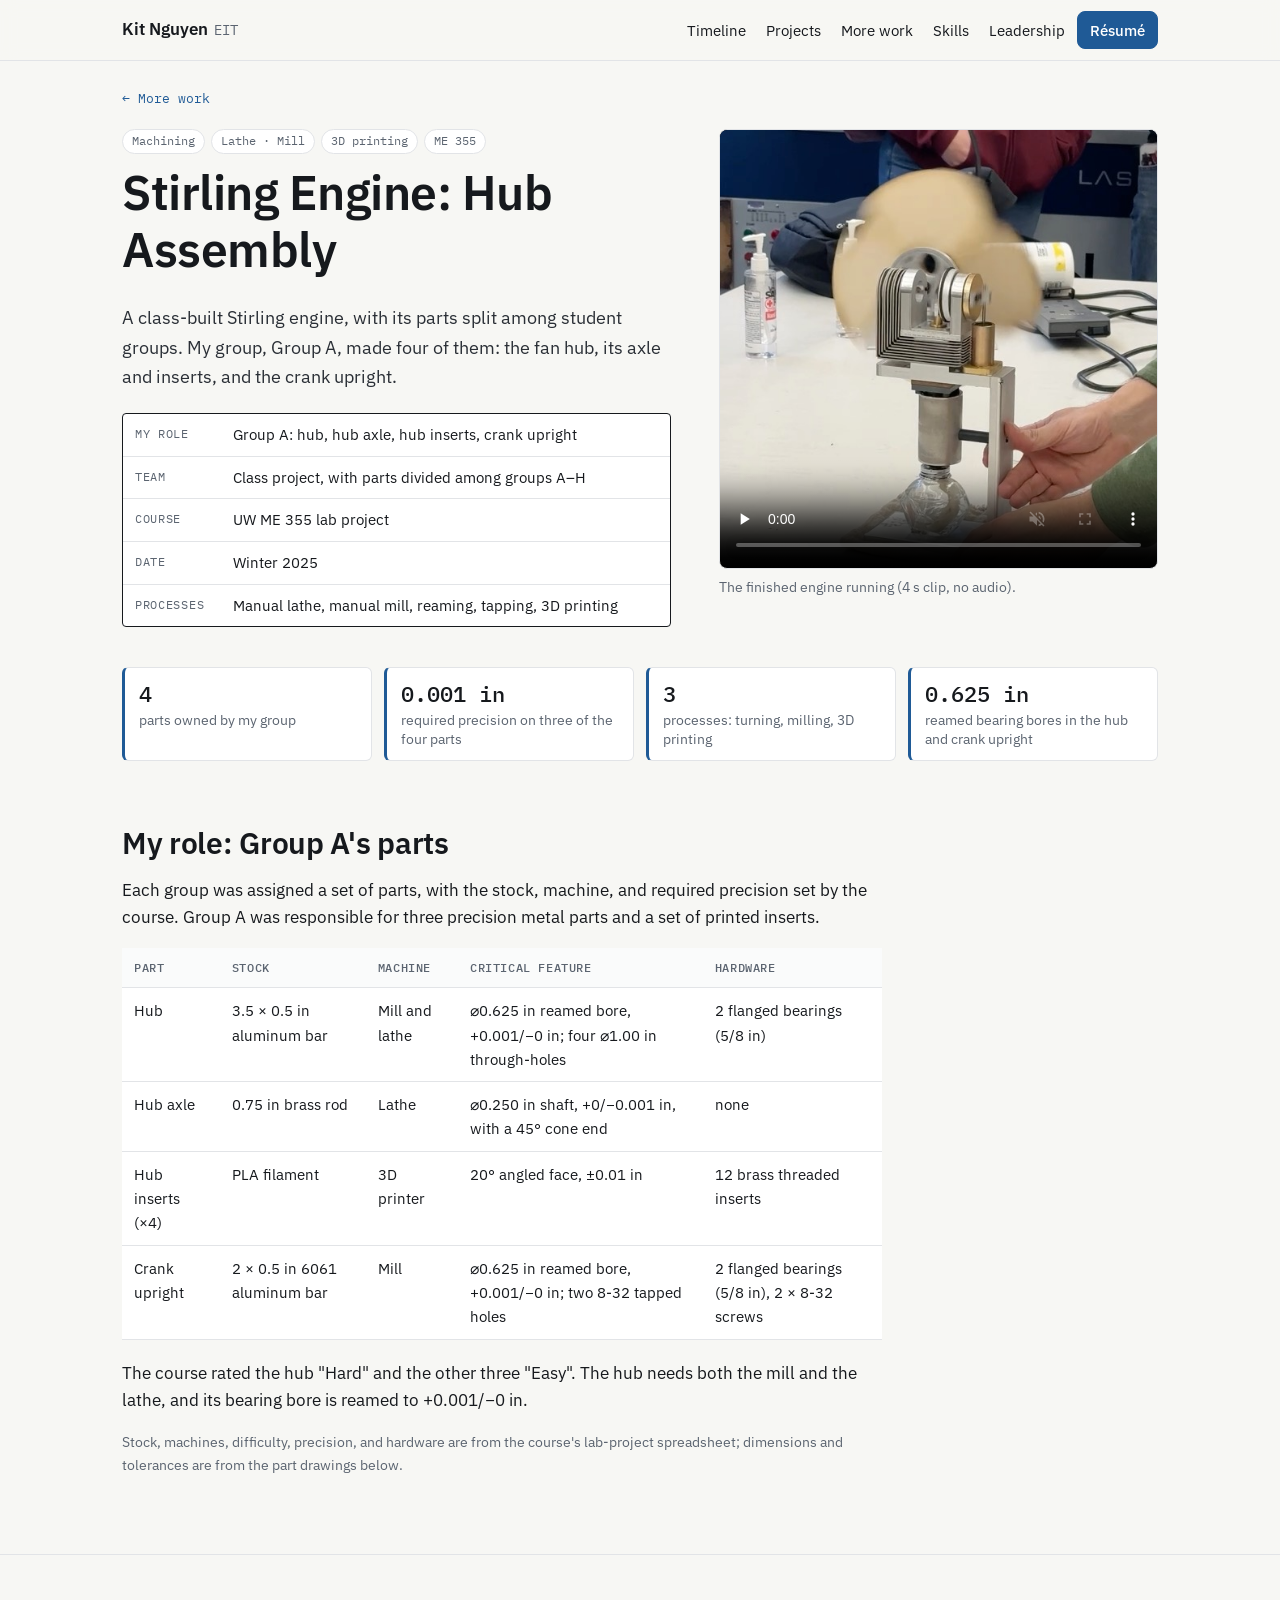
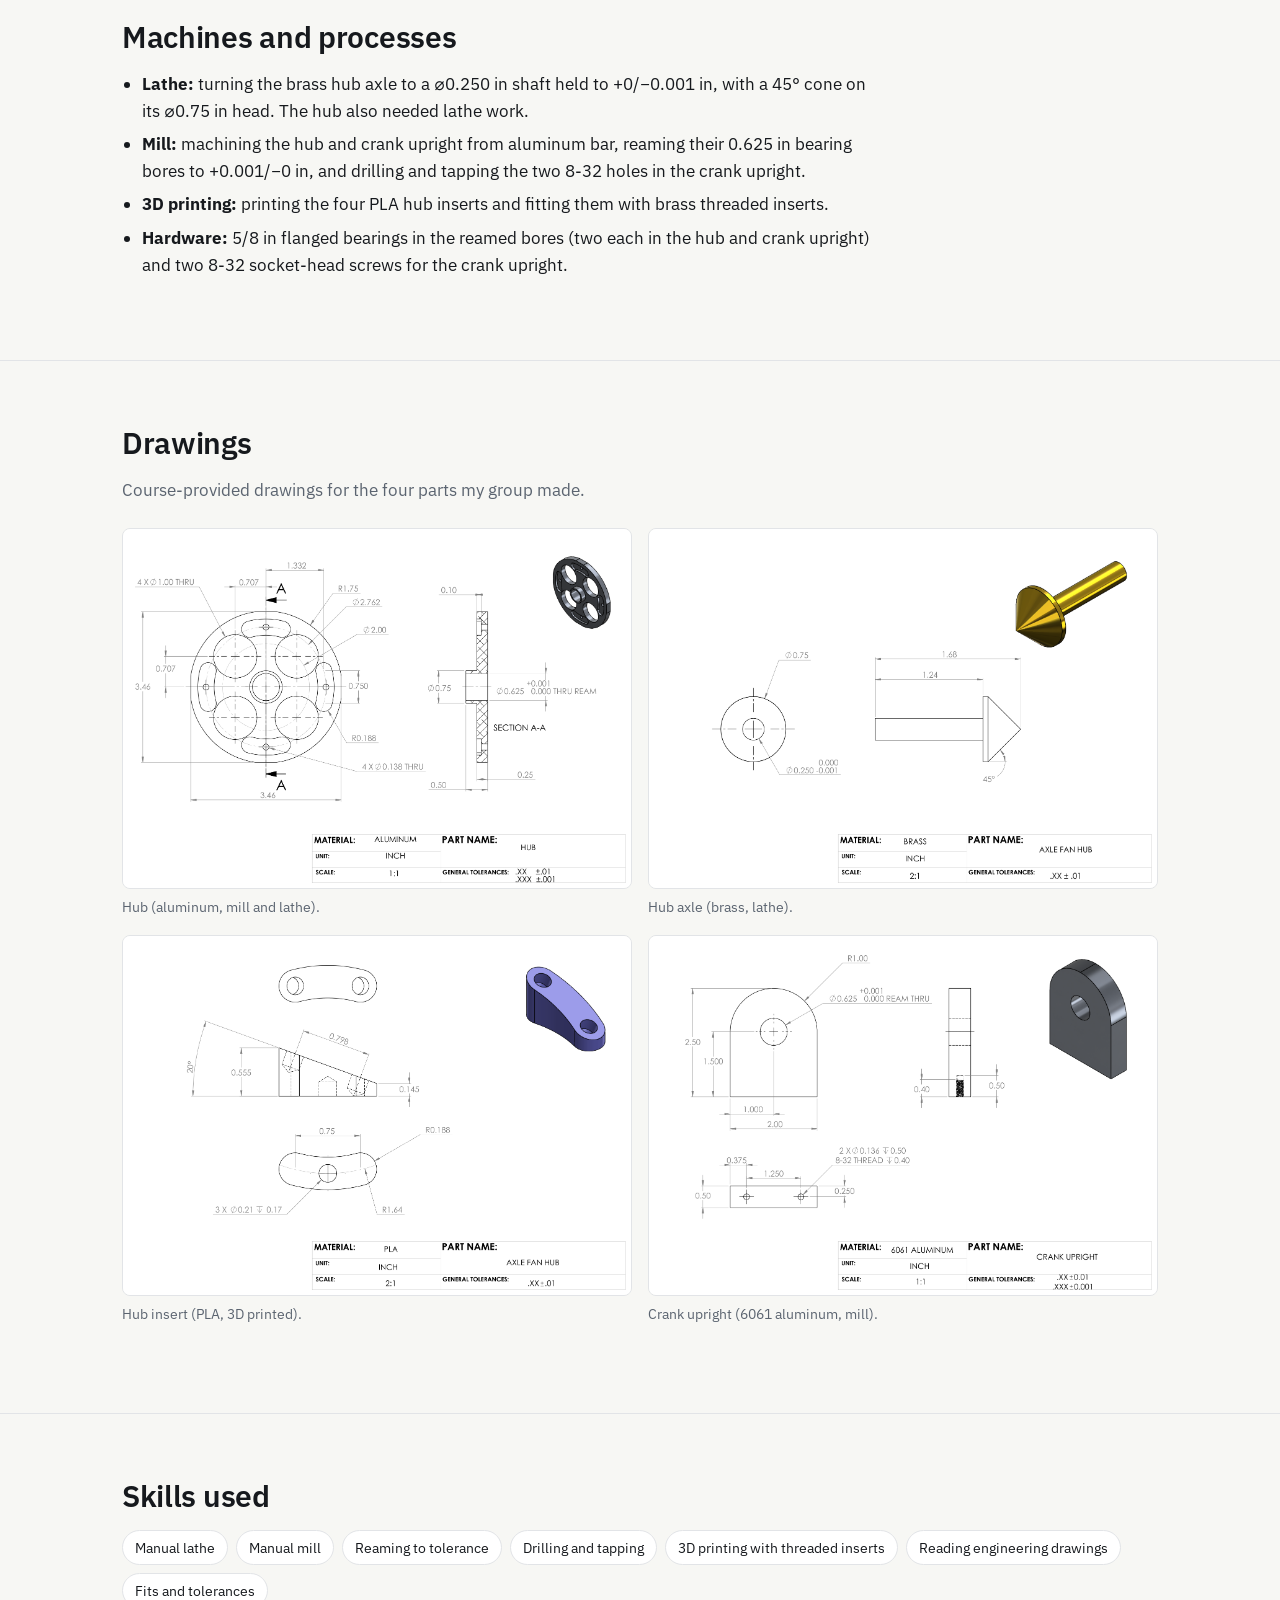
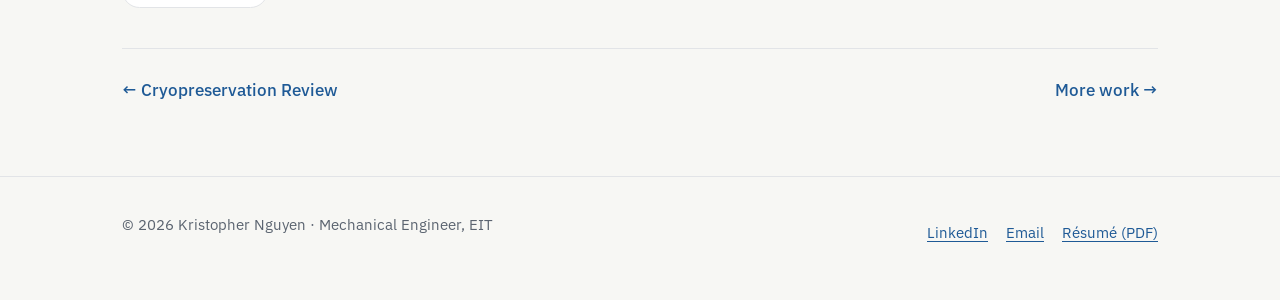
<file: projects/stirling-engine.html>
<!doctype html>
<html lang="en">
<head>
  <meta charset="utf-8">
  <meta name="viewport" content="width=device-width, initial-scale=1">
  <script>document.documentElement.classList.add("js");</script>
  <title>Stirling Engine: Hub Assembly | Kristopher Nguyen</title>
  <meta name="description" content="Kit Nguyen's group made four parts of a class-built Stirling engine: the fan hub, hub axle, and crank upright, machined on the lathe and mill to 0.001 in, plus 3D-printed hub inserts.">
  <link rel="icon" href="../favicon.svg" type="image/svg+xml">
  <link rel="preconnect" href="https://fonts.googleapis.com">
  <link rel="preconnect" href="https://fonts.gstatic.com" crossorigin>
  <link rel="stylesheet" href="https://fonts.googleapis.com/css2?family=IBM+Plex+Mono:wght@400;500&family=IBM+Plex+Sans:ital,wght@0,400;0,500;0,600;1,400&display=swap">
  <link rel="stylesheet" href="../css/style.css">
  <script src="../js/main.js" defer></script>
</head>
<body>
  <a class="skip-link" href="#main">Skip to content</a>

  <header class="site-header">
    <div class="wrap">
      <a class="brand" href="../index.html">Kit Nguyen<span>EIT</span></a>
      <nav class="site-nav" aria-label="Main">
        <button class="nav-toggle" type="button" aria-expanded="false" aria-controls="nav-links"><span class="nav-toggle-icon" aria-hidden="true"></span>Menu</button>
        <div class="nav-links" id="nav-links">
          <a class="nav-link" href="../index.html#timeline">Timeline</a>
          <a class="nav-link" href="../index.html#projects">Projects</a>
          <a class="nav-link" href="../index.html#more-work">More work</a>
          <a class="nav-link" href="../index.html#skills">Skills</a>
          <a class="nav-link" href="../index.html#leadership">Leadership</a>
        </div>
        <a class="btn btn--small" href="../files/Kristopher-Nguyen-Resume.pdf">Résumé</a>
      </nav>
    </div>
  </header>

  <main id="main">
    <div class="wrap"><p class="crumb"><a href="../index.html#more-work">← More work</a></p></div>

    <!-- ============ Hero ============ -->
    <section class="proj-hero" aria-labelledby="page-title">
      <div class="wrap">
        <div>
          <ul class="tags"><li>Machining</li><li>Lathe · Mill</li><li>3D printing</li><li>ME 355</li></ul>
          <h1 id="page-title">Stirling Engine: Hub Assembly</h1>
          <p class="lede">A class-built Stirling engine, with its parts split among student groups. My group, Group A, made four of them: the fan hub, its axle and inserts, and the crank upright.</p>
          <dl class="spec">
            <div><dt>My role</dt><dd>Group A: hub, hub axle, hub inserts, crank upright</dd></div>
            <div><dt>Team</dt><dd>Class project, with parts divided among groups A–H</dd></div>
            <div><dt>Course</dt><dd>UW ME 355 lab project</dd></div>
            <div><dt>Date</dt><dd>Winter 2025</dd></div>
            <div><dt>Processes</dt><dd>Manual lathe, manual mill, reaming, tapping, 3D printing</dd></div>
          </dl>
        </div>
        <figure class="clip" style="margin: 0;">
          <video controls muted loop playsinline preload="none" poster="../videos/stirling-engine.jpg" width="540" height="540" aria-label="The finished Stirling engine running, its fan spinning">
            <source src="../videos/stirling-engine.mp4" type="video/mp4">
          </video>
          <figcaption>The finished engine running (4 s clip, no audio).</figcaption>
        </figure>
      </div>
    </section>

    <div class="wrap">
      <ul class="key-numbers" aria-label="Key facts">
        <li><strong>4</strong>parts owned by my group</li>
        <li><strong>0.001 in</strong>required precision on three of the four parts</li>
        <li><strong>3</strong>processes: turning, milling, 3D printing</li>
        <li><strong>0.625 in</strong>reamed bearing bores in the hub and crank upright</li>
      </ul>
    </div>

    <!-- ============ Parts ============ -->
    <section class="section" aria-labelledby="parts-title">
      <div class="wrap"><div class="prose">
        <h2 id="parts-title">My role: Group A's parts</h2>
        <p>Each group was assigned a set of parts, with the stock, machine, and required precision set by the course. Group A was responsible for three precision metal parts and a set of printed inserts.</p>
        <div class="table-wrap">
          <table>
            <thead><tr><th scope="col">Part</th><th scope="col">Stock</th><th scope="col">Machine</th><th scope="col">Critical feature</th><th scope="col">Hardware</th></tr></thead>
            <tbody>
              <tr><td>Hub</td><td>3.5 × 0.5 in aluminum bar</td><td>Mill and lathe</td><td>⌀0.625 in reamed bore, +0.001/−0 in; four ⌀1.00 in through-holes</td><td>2 flanged bearings (5/8 in)</td></tr>
              <tr><td>Hub axle</td><td>0.75 in brass rod</td><td>Lathe</td><td>⌀0.250 in shaft, +0/−0.001 in, with a 45° cone end</td><td>none</td></tr>
              <tr><td>Hub inserts (×4)</td><td>PLA filament</td><td>3D printer</td><td>20° angled face, ±0.01 in</td><td>12 brass threaded inserts</td></tr>
              <tr><td>Crank upright</td><td>2 × 0.5 in 6061 aluminum bar</td><td>Mill</td><td>⌀0.625 in reamed bore, +0.001/−0 in; two 8-32 tapped holes</td><td>2 flanged bearings (5/8 in), 2 × 8-32 screws</td></tr>
            </tbody>
          </table>
        </div>
        <p>The course rated the hub "Hard" and the other three "Easy". The hub needs both the mill and the lathe, and its bearing bore is reamed to +0.001/−0 in.</p>
        <p class="source-note">Stock, machines, difficulty, precision, and hardware are from the course's lab-project spreadsheet; dimensions and tolerances are from the part drawings below.</p>
      </div></div>
    </section>

    <!-- ============ Processes ============ -->
    <section class="section" aria-labelledby="process-title">
      <div class="wrap"><div class="prose">
        <h2 id="process-title">Machines and processes</h2>
        <ul>
          <li><strong>Lathe:</strong> turning the brass hub axle to a ⌀0.250 in shaft held to +0/−0.001 in, with a 45° cone on its ⌀0.75 in head. The hub also needed lathe work.</li>
          <li><strong>Mill:</strong> machining the hub and crank upright from aluminum bar, reaming their 0.625 in bearing bores to +0.001/−0 in, and drilling and tapping the two 8-32 holes in the crank upright.</li>
          <li><strong>3D printing:</strong> printing the four PLA hub inserts and fitting them with brass threaded inserts.</li>
          <li><strong>Hardware:</strong> 5/8 in flanged bearings in the reamed bores (two each in the hub and crank upright) and two 8-32 socket-head screws for the crank upright.</li>
        </ul>
      </div></div>
    </section>

    <!-- ============ Drawings ============ -->
    <section class="section" aria-labelledby="drawings-title">
      <div class="wrap">
        <h2 id="drawings-title">Drawings</h2>
        <p class="prose" style="color: var(--muted);">Course-provided drawings for the four parts my group made.</p>
        <div class="fig-row fig-row--2">
          <figure>
            <a class="zoom" href="../images/stirling/drawing-hub.png"><img src="../images/stirling/drawing-hub.png" width="1637" height="1157" loading="lazy" alt="Drawing of the aluminum hub: 3.46 in round plate with four 1.00 in holes and a reamed 0.625 in center bore, with section A-A"></a>
            <figcaption>Hub (aluminum, mill and lathe).</figcaption>
          </figure>
          <figure>
            <a class="zoom" href="../images/stirling/drawing-hub-axle.png"><img src="../images/stirling/drawing-hub-axle.png" width="1637" height="1157" loading="lazy" alt="Drawing of the brass hub axle: 0.250 in shaft with a 45 degree cone end, 1.68 in long"></a>
            <figcaption>Hub axle (brass, lathe).</figcaption>
          </figure>
          <figure>
            <a class="zoom" href="../images/stirling/drawing-hub-insert.png"><img src="../images/stirling/drawing-hub-insert.png" width="1637" height="1157" loading="lazy" alt="Drawing of the PLA hub insert: curved block with a 20 degree face and three 0.21 in holes"></a>
            <figcaption>Hub insert (PLA, 3D printed).</figcaption>
          </figure>
          <figure>
            <a class="zoom" href="../images/stirling/drawing-crank-upright.png"><img src="../images/stirling/drawing-crank-upright.png" width="1637" height="1157" loading="lazy" alt="Drawing of the 6061 aluminum crank upright: 2.00 by 2.50 in upright with a reamed 0.625 in bore and two 8-32 tapped holes"></a>
            <figcaption>Crank upright (6061 aluminum, mill).</figcaption>
          </figure>
        </div>
      </div>
    </section>

    <!-- ============ Skills used ============ -->
    <section class="section" aria-labelledby="skills-title">
      <div class="wrap">
        <h2 id="skills-title">Skills used</h2>
        <ul class="skills-used">
          <li>Manual lathe</li>
          <li>Manual mill</li>
          <li>Reaming to tolerance</li>
          <li>Drilling and tapping</li>
          <li>3D printing with threaded inserts</li>
          <li>Reading engineering drawings</li>
          <li>Fits and tolerances</li>
        </ul>

        <nav class="pager" aria-label="Projects">
          <a href="cryopreservation.html">← Cryopreservation Review</a>
          <a href="../index.html#more-work">More work →</a>
        </nav>
      </div>
    </section>
  </main>

  <footer class="site-footer">
    <div class="wrap">
      <p>© 2026 Kristopher Nguyen · Mechanical Engineer, EIT</p>
      <nav aria-label="Contact">
        <a href="https://www.linkedin.com/in/kit-nguyen/" rel="noopener">LinkedIn</a>
        <a data-email-user="kit.n567" data-email-domain="gmail.com" hidden>Email</a>
        <a href="../files/Kristopher-Nguyen-Resume.pdf">Résumé (PDF)</a>
      </nav>
    </div>
  </footer>
</body>
</html>
</file>
<file: css/style.css>
/* ==========================================================================
   Kristopher Nguyen — portfolio styles
   Plain CSS, mobile-first. Design tokens live in :root; change them here.
   ========================================================================== */

:root {
  --bg: #f7f7f4;
  --surface: #ffffff;
  --ink: #16191d;
  --muted: #5b6470;
  --line: #e2e4e7;
  --accent: #1f5a96;        /* steel blue: links, markers, highlights */
  --accent-ink: #17467a;    /* accent on hover */
  --accent-soft: #e9f0f7;   /* tinted backgrounds for chips and callouts */
  --ok: #2f6b3a;

  --font-sans: "IBM Plex Sans", system-ui, -apple-system, "Segoe UI", Roboto, sans-serif;
  --font-mono: "IBM Plex Mono", ui-monospace, "SF Mono", Menlo, Consolas, monospace;

  --maxw: 1100px;
  --gutter: 16px;
  --radius: 10px;
  --shadow: 0 1px 2px rgba(22, 25, 29, 0.05), 0 4px 16px rgba(22, 25, 29, 0.05);
}

@media (min-width: 720px) {
  :root { --gutter: 32px; }
}

/* ---------- Base ---------- */

*, *::before, *::after { box-sizing: border-box; }

html { scroll-behavior: smooth; scroll-padding-top: 72px; -webkit-text-size-adjust: 100%; }

body {
  margin: 0;
  background: var(--bg);
  color: var(--ink);
  font-family: var(--font-sans);
  font-size: 17px;
  line-height: 1.6;
}

img { max-width: 100%; height: auto; display: block; }

a { color: var(--accent); text-decoration-thickness: 1px; text-underline-offset: 3px; }
a:hover { color: var(--accent-ink); }

:focus-visible { outline: 2px solid var(--accent); outline-offset: 3px; border-radius: 4px; }

h1, h2, h3, h4 { line-height: 1.2; margin: 0 0 0.5em; letter-spacing: -0.01em; }
h1 { font-size: clamp(2rem, 5vw, 3rem); font-weight: 600; }
h2 { font-size: clamp(1.5rem, 3vw, 1.9rem); font-weight: 600; }
h3 { font-size: 1.2rem; font-weight: 600; }
h4 { font-size: 1rem; font-weight: 600; }
p { margin: 0 0 1em; }
ul { margin: 0 0 1em; padding-left: 1.2em; }
li + li { margin-top: 0.35em; }

.mono { font-family: var(--font-mono); }

.skip-link {
  position: absolute; left: -9999px; top: 8px;
  background: var(--ink); color: #fff; padding: 8px 12px; border-radius: 6px; z-index: 100;
}
.skip-link:focus { left: 8px; }

.wrap { max-width: var(--maxw); margin: 0 auto; padding: 0 var(--gutter); }

@media (prefers-reduced-motion: reduce) {
  html { scroll-behavior: auto; }
  * { transition: none !important; }
}

/* ---------- Header ---------- */

.site-header {
  position: sticky; top: 0; z-index: 50;
  background: rgba(247, 247, 244, 0.92);
  backdrop-filter: saturate(1.4) blur(8px);
  -webkit-backdrop-filter: saturate(1.4) blur(8px);
  border-bottom: 1px solid var(--line);
}
.site-header .wrap { display: flex; align-items: center; justify-content: space-between; gap: 16px; height: 60px; }
.brand { font-weight: 600; color: var(--ink); text-decoration: none; white-space: nowrap; }
.brand span { font-family: var(--font-mono); font-weight: 400; color: var(--muted); font-size: 0.85em; margin-left: 6px; }
.site-nav { display: flex; align-items: center; gap: 12px; }
.site-nav a { color: var(--ink); text-decoration: none; font-size: 0.95rem; }
.site-nav a:hover { color: var(--accent); }
.site-nav .btn, .site-nav .btn:hover { color: #fff; }
.nav-links { display: flex; align-items: center; gap: 20px; }

/* Phone menu (below 820px). With JavaScript, the links sit in a dropdown
   panel opened by the Menu button; without it, they wrap onto a second row. */
.nav-toggle { display: none; }
@media (max-width: 819.98px) {
  html:not(.js) .site-header { position: static; }
  html:not(.js) .site-header .wrap { flex-wrap: wrap; height: auto; padding-top: 12px; padding-bottom: 10px; row-gap: 6px; }
  html:not(.js) .site-nav { flex-wrap: wrap; }
  html:not(.js) .nav-links { flex-wrap: wrap; gap: 4px 16px; order: 2; width: 100%; }

  .js .nav-toggle {
    display: inline-flex; align-items: center; gap: 8px;
    padding: 6px 12px; border: 1px solid var(--line); border-radius: 8px;
    background: var(--surface); color: var(--ink);
    font: 500 0.875rem/1.2 var(--font-sans); cursor: pointer;
  }
  .js .nav-toggle:hover { border-color: var(--accent); color: var(--accent); }
  .nav-toggle-icon, .nav-toggle-icon::before, .nav-toggle-icon::after {
    display: block; width: 14px; height: 1.5px; background: currentColor; border-radius: 1px;
  }
  .nav-toggle-icon { position: relative; }
  .nav-toggle-icon::before, .nav-toggle-icon::after { content: ""; position: absolute; left: 0; }
  .nav-toggle-icon::before { top: -4.5px; }
  .nav-toggle-icon::after { top: 4.5px; }
  .nav-toggle[aria-expanded="true"] .nav-toggle-icon { background: transparent; }
  .nav-toggle[aria-expanded="true"] .nav-toggle-icon::before { top: 0; transform: rotate(45deg); }
  .nav-toggle[aria-expanded="true"] .nav-toggle-icon::after { top: 0; transform: rotate(-45deg); }

  .js .nav-links {
    display: none;
    position: absolute; top: 100%; left: 0; right: 0;
    flex-direction: column; align-items: stretch; gap: 0;
    padding: 4px var(--gutter) 12px;
    background: var(--bg); border-bottom: 1px solid var(--line);
    box-shadow: 0 12px 24px rgba(22, 25, 29, 0.08);
  }
  .js .nav-links.is-open { display: flex; }
  .js .nav-links a { padding: 12px 0; font-size: 1rem; border-top: 1px solid var(--line); }
  .js .nav-links a:first-child { border-top: 0; }
}

/* ---------- Buttons and chips ---------- */

.btn {
  display: inline-flex; align-items: center; gap: 8px;
  padding: 10px 16px; border-radius: 8px;
  font-size: 0.95rem; font-weight: 500; text-decoration: none;
  border: 1px solid var(--accent); background: var(--accent); color: #fff;
}
.btn:hover { background: var(--accent-ink); border-color: var(--accent-ink); color: #fff; }
.btn--ghost { background: transparent; color: var(--accent); }
.btn--ghost:hover { background: var(--accent-soft); color: var(--accent-ink); }
.btn--small { padding: 6px 12px; font-size: 0.875rem; }
.btn-row { display: flex; flex-wrap: wrap; gap: 10px; }

.eyebrow {
  font-family: var(--font-mono); font-size: 0.8rem; letter-spacing: 0.08em; text-transform: uppercase;
  color: var(--accent); margin: 0 0 12px;
}

.tags { display: flex; flex-wrap: wrap; gap: 6px; margin: 0 0 10px; padding: 0; list-style: none; }
.tags li { margin: 0; font-family: var(--font-mono); font-size: 0.72rem; color: var(--muted);
  border: 1px solid var(--line); border-radius: 999px; padding: 2px 9px; background: var(--surface); }
.tags li.tag--bio { color: var(--accent); border-color: #c9d9ea; background: var(--accent-soft); }

.metrics { display: flex; flex-wrap: wrap; gap: 8px; margin: 0 0 14px; padding: 0; list-style: none; }
.metrics li { margin: 0; background: var(--accent-soft); border-radius: 8px; padding: 6px 10px; font-size: 0.85rem; line-height: 1.3; }
.metrics strong { font-family: var(--font-mono); font-weight: 500; color: var(--accent-ink); display: block; font-size: 1rem; }

/* ---------- Sections ---------- */

.section { padding: 64px 0; }
.section + .section { border-top: 1px solid var(--line); }
.section-head { max-width: 720px; margin-bottom: 32px; }
.section-head p { color: var(--muted); margin: 0; }

/* ---------- Intro ---------- */

.intro { padding: 48px 0 56px; }
.intro .wrap { display: grid; gap: 32px; align-items: center; }
.intro-photo { max-width: 340px; }
.intro-photo img { border-radius: var(--radius); box-shadow: var(--shadow); aspect-ratio: 4 / 5; object-fit: cover; width: 100%; }
.intro h1 { margin-bottom: 0.3em; }
.pitch { font-size: 1.12rem; color: #2a2f36; max-width: 640px; }
.credentials { margin: 22px 0 0; padding: 16px 0 0; border-top: 1px solid var(--line); list-style: none;
  display: flex; flex-wrap: wrap; gap: 8px 22px; font-family: var(--font-mono); font-size: 0.8rem; color: var(--muted); }
.credentials li { margin: 0; }
@media (min-width: 820px) {
  .intro { padding: 72px 0; }
  .intro .wrap { grid-template-columns: 1.5fr 1fr; gap: 56px; }
  .intro-photo { justify-self: end; }
}

/* ---------- Timeline ---------- */

.timeline { list-style: none; margin: 0; padding: 0; position: relative; }
.timeline::before { content: ""; position: absolute; left: 7px; top: 6px; bottom: 6px; width: 2px; background: var(--line); }
.timeline > li { position: relative; margin: 0; padding: 0 0 26px 34px; }
.timeline > li::before {
  content: ""; position: absolute; left: 0; top: 6px; width: 16px; height: 16px; border-radius: 50%;
  background: var(--bg); border: 2px solid var(--accent);
}
.timeline > li.is-milestone::before { background: var(--accent); }
.tl-date { font-family: var(--font-mono); font-size: 0.8rem; color: var(--muted); display: block; margin-bottom: 2px; }
.tl-title { font-weight: 600; margin: 0; }
.tl-title a { color: var(--ink); text-decoration: none; border-bottom: 1px solid var(--accent); }
.tl-title a:hover { color: var(--accent); }
.tl-org { color: var(--muted); font-weight: 400; }
.tl-note { margin: 2px 0 0; color: #333a43; font-size: 0.95rem; max-width: 760px; }
.tl-kind { font-family: var(--font-mono); font-size: 0.7rem; text-transform: uppercase; letter-spacing: 0.06em;
  color: var(--accent); margin-left: 8px; }
@media (min-width: 820px) {
  .timeline::before { left: 197px; }
  .timeline > li { padding-left: 230px; }
  .timeline > li::before { left: 190px; }
  .tl-date { position: absolute; left: 0; top: 3px; width: 172px; text-align: right; white-space: nowrap; }
}

/* ---------- Cards ---------- */

.card-grid { display: grid; gap: 24px; }
@media (min-width: 720px) { .card-grid--2 { grid-template-columns: repeat(2, 1fr); } }
@media (min-width: 720px) { .card-grid--3 { grid-template-columns: repeat(2, 1fr); } }
@media (min-width: 1000px) { .card-grid--3 { grid-template-columns: repeat(3, 1fr); } }

.card {
  background: var(--surface); border: 1px solid var(--line); border-radius: var(--radius);
  overflow: hidden; display: flex; flex-direction: column; box-shadow: var(--shadow);
}
.card-media { aspect-ratio: 4 / 3; background: #eef0f2; overflow: hidden; }
.card-media img { width: 100%; height: 100%; object-fit: cover; }
.card-media--contain img { object-fit: contain; background: #fff; }
.card-body { padding: 20px; display: flex; flex-direction: column; flex: 1; }
.card-body h3 { margin-bottom: 6px; }
.card-body h3 a { color: var(--ink); text-decoration: none; }
.card-body h3 a:hover { color: var(--accent); }
.card-body p { color: #333a43; font-size: 0.95rem; }
.card-role { font-family: var(--font-mono); font-size: 0.78rem; color: var(--muted); margin: 0 0 12px; }
.card-foot { margin-top: auto; padding-top: 6px; font-size: 0.92rem; }
.card-foot a { font-weight: 500; text-decoration: none; }
.card-foot a:hover { text-decoration: underline; }
.card-foot-note { margin-left: 8px; font-size: 0.85rem; color: var(--muted); }
.pending { font-family: var(--font-mono); font-size: 0.78rem; color: var(--muted); }

/* A card whose whole surface is a link (featured projects with a page). */
.card--link { transition: transform 0.15s ease, box-shadow 0.15s ease; }
.card--link:hover { transform: translateY(-2px); box-shadow: 0 2px 4px rgba(22,25,29,.06), 0 10px 28px rgba(22,25,29,.09); }

/* Small image strip inside a card (e.g., Husky Robotics). */
.card-strip { display: grid; grid-template-columns: repeat(3, 1fr); gap: 1px; background: var(--line); }
.card-strip a { background: #fff; aspect-ratio: 1; display: block; }
.card-strip img { width: 100%; height: 100%; object-fit: contain; padding: 6px; }

/* Text-only card accent line. */
.card--text { border-top: 3px solid var(--accent); }
/* Placeholder cards stay compact instead of stretching to a taller neighbor's height. */
.card--placeholder { align-self: start; }

/* ---------- Skills ---------- */

.skills { display: grid; gap: 20px; }
@media (min-width: 720px) { .skills { grid-template-columns: repeat(2, 1fr); } }
@media (min-width: 1000px) { .skills { grid-template-columns: repeat(3, 1fr); } }
.skill-group { background: var(--surface); border: 1px solid var(--line); border-radius: var(--radius); padding: 18px 20px; }
.skill-group h3 { font-size: 1rem; margin-bottom: 8px; }
.skill-group p { margin: 0; color: #333a43; font-size: 0.95rem; }

/* ---------- Leadership ---------- */

.lead-feature { display: grid; gap: 0; }
@media (min-width: 900px) { .lead-feature { grid-template-columns: 1.1fr 1fr; } }
.lead-feature .card-media { aspect-ratio: 3 / 2; }
.lead-feature .card-body { padding: 24px; }
.lead-list { margin: 24px 0 0; padding: 0; list-style: none; display: grid; gap: 16px; }
@media (min-width: 720px) { .lead-list { grid-template-columns: repeat(2, 1fr); } }
.lead-list li { margin: 0; background: var(--surface); border: 1px solid var(--line); border-radius: var(--radius); padding: 18px 20px; }
.lead-list h3 { font-size: 1rem; margin-bottom: 2px; }
.lead-list p { margin: 0; font-size: 0.95rem; color: #333a43; }
.also { margin-top: 20px; color: var(--muted); font-size: 0.92rem; }

/* YouTube slot: stays hidden (via the hidden attribute) until a link is set. */
.video-slot { margin-top: 18px; }
.video-slot[hidden] { display: none; }
.video-frame { position: relative; aspect-ratio: 16 / 9; border-radius: 8px; overflow: hidden; background: #000; }
.video-frame iframe, .video-frame img { position: absolute; inset: 0; width: 100%; height: 100%; border: 0; object-fit: cover; }
.video-play {
  position: absolute; inset: 0; width: 100%; height: 100%; border: 0; cursor: pointer; padding: 0;
  background: transparent; display: grid; place-items: center;
}
.video-play::after {
  content: ""; width: 68px; height: 48px; border-radius: 12px; background: rgba(0,0,0,.72)
    url("data:image/svg+xml,%3Csvg xmlns='http://www.w3.org/2000/svg' viewBox='0 0 24 24'%3E%3Cpath fill='white' d='M8 5v14l11-7z'/%3E%3C/svg%3E") center / 28px no-repeat;
}
.video-play:hover::after { background-color: #c4302b; }
.video-caption { font-size: 0.85rem; color: var(--muted); margin: 8px 0 0; }

/* ---------- Footer ---------- */

.site-footer { border-top: 1px solid var(--line); padding: 36px 0 48px; color: var(--muted); font-size: 0.92rem; }
.site-footer .wrap { display: flex; flex-wrap: wrap; justify-content: space-between; gap: 16px; align-items: center; }
.site-footer nav { display: flex; gap: 18px; flex-wrap: wrap; }

/* ==========================================================================
   Project pages
   ========================================================================== */

.crumb { font-family: var(--font-mono); font-size: 0.8rem; margin: 28px 0 0; }
.crumb a { text-decoration: none; }

.proj-hero { padding: 20px 0 40px; }
.proj-hero .wrap { display: grid; gap: 28px; }
.proj-hero .lede { font-size: 1.15rem; color: #2a2f36; max-width: 720px; }
.proj-hero-img img { border-radius: var(--radius); box-shadow: var(--shadow); width: 100%; aspect-ratio: 4 / 3; object-fit: cover; }
@media (min-width: 900px) {
  .proj-hero .wrap { grid-template-columns: 1.25fr 1fr; align-items: start; gap: 48px; }
}

/* Spec box, styled after a drawing title block. */
.spec {
  margin: 22px 0 0; border: 1px solid var(--ink); border-radius: 4px; background: var(--surface);
  display: grid; grid-template-columns: 1fr; font-size: 0.92rem;
}
.spec div { padding: 9px 12px; border-top: 1px solid var(--line); display: grid; grid-template-columns: 88px 1fr; gap: 10px; }
.spec div:first-child { border-top: 0; }
.spec dt { font-family: var(--font-mono); font-size: 0.72rem; text-transform: uppercase; letter-spacing: 0.06em; color: var(--muted); padding-top: 2px; }
.spec dd { margin: 0; }

.key-numbers { display: grid; grid-template-columns: repeat(2, 1fr); gap: 12px; margin: 0; padding: 0; list-style: none; }
@media (min-width: 900px) { .key-numbers { grid-template-columns: repeat(4, 1fr); } }
.key-numbers li { margin: 0; background: var(--surface); border: 1px solid var(--line); border-left: 3px solid var(--accent);
  border-radius: 6px; padding: 12px 14px; font-size: 0.85rem; color: var(--muted); line-height: 1.35; }
.key-numbers strong { display: block; font-family: var(--font-mono); font-weight: 500; font-size: 1.35rem; color: var(--ink); margin-bottom: 2px; }

.prose { max-width: 760px; }
.prose h2 { margin-top: 0; }
.prose h3 { margin-top: 1.8em; }
.prose-wide { max-width: none; }

.callout { background: var(--accent-soft); border-radius: 8px; padding: 14px 18px; margin: 0 0 1.2em; font-size: 0.97rem; }
.callout strong { color: var(--accent-ink); }

figure { margin: 24px 0; }
figure img { border-radius: 8px; border: 1px solid var(--line); background: #fff; }
figcaption { font-size: 0.85rem; color: var(--muted); margin-top: 8px; }
.fig-row { display: grid; gap: 16px; margin: 24px 0; }
.fig-row figure { margin: 0; }
@media (min-width: 720px) {
  .fig-row--2 { grid-template-columns: repeat(2, 1fr); }
  .fig-row--3 { grid-template-columns: repeat(3, 1fr); }
}
.fig-row--portrait img { aspect-ratio: 3 / 4; object-fit: cover; width: 100%; }
.zoom { display: block; cursor: zoom-in; }

.table-wrap { overflow-x: auto; margin: 0 0 1.2em; }
table { border-collapse: collapse; width: 100%; font-size: 0.95rem; background: var(--surface); }
th, td { text-align: left; padding: 10px 12px; border-bottom: 1px solid var(--line); vertical-align: top; }
th { font-family: var(--font-mono); font-size: 0.75rem; text-transform: uppercase; letter-spacing: 0.05em; color: var(--muted); font-weight: 500; background: #fafbfb; }
td.num { font-family: var(--font-mono); white-space: nowrap; }
.pass { color: var(--ok); font-weight: 600; }

.skills-used { display: flex; flex-wrap: wrap; gap: 8px; margin: 0; padding: 0; list-style: none; }
.skills-used li { margin: 0; border: 1px solid var(--line); background: var(--surface); border-radius: 999px; padding: 5px 12px; font-size: 0.9rem; }

.gallery { display: grid; gap: 12px; grid-template-columns: repeat(2, 1fr); }
@media (min-width: 900px) { .gallery { grid-template-columns: repeat(3, 1fr); } }
.gallery img { width: 100%; aspect-ratio: 4 / 3; object-fit: cover; border-radius: 8px; border: 1px solid var(--line); background: #fff; }

.pager { display: flex; justify-content: space-between; gap: 16px; flex-wrap: wrap; padding: 28px 0 8px; border-top: 1px solid var(--line); margin-top: 40px; }
.pager a, .pager span { font-weight: 500; text-decoration: none; }

/* ---------- Lightbox ---------- */

.lightbox { border: 0; padding: 0; background: transparent; max-width: 94vw; max-height: 92vh; }
.lightbox::backdrop { background: rgba(10, 12, 15, 0.86); }
.lightbox img { max-width: 94vw; max-height: 84vh; width: auto; height: auto; border-radius: 6px; background: #fff; margin: 0 auto; }
.lightbox p { color: #e8eaed; text-align: center; font-size: 0.9rem; margin: 10px 0 0; }
.lightbox-close {
  position: fixed; top: 14px; right: 16px; width: 40px; height: 40px; border-radius: 50%;
  border: 0; background: rgba(255,255,255,.14); color: #fff; font-size: 22px; line-height: 1; cursor: pointer;
}
.lightbox-close:hover { background: rgba(255,255,255,.26); }

/* ---------- Result status (text + color, never color alone) ---------- */
.partial { color: #8a5a00; font-weight: 600; }
.short { color: #a1332f; font-weight: 600; }

/* ---------- Full report ---------- */
.report-list { display: grid; gap: 16px; margin: 0; padding: 0; list-style: none; }
.report-list > li {
  margin: 0; background: var(--surface); border: 1px solid var(--line); border-left: 3px solid var(--accent);
  border-radius: 8px; padding: 16px 18px; display: grid; gap: 12px;
}
@media (min-width: 720px) { .report-list > li { grid-template-columns: 1fr auto; align-items: center; } }
.report-list h3 { font-size: 1.05rem; margin: 0 0 2px; }
.report-meta { font-family: var(--font-mono); font-size: 0.78rem; color: var(--muted); margin: 0 0 6px; }
.report-list p { margin: 0; font-size: 0.93rem; color: #333a43; }
.report-list p + p { margin-top: 4px; }

/* ---------- Video clip ---------- */
.clip { margin: 24px 0; }
.clip video { width: 100%; height: auto; border-radius: 8px; border: 1px solid var(--line); background: #000; display: block; }

/* ---------- Chart (series tokens validated with the dataviz palette checker) ---------- */
.chart { --series-1: #2a78d6; --series-2: #eb6834; --grid: #e6e7e9; --text-2: #52514e;
  position: relative; background: #fcfcfb; border: 1px solid var(--line); border-radius: 8px; padding: 14px 14px 6px; margin: 24px 0 8px; }
.chart svg { width: 100%; height: auto; display: block; overflow: visible; }
.chart-title { font-weight: 600; font-size: 0.98rem; margin: 0 0 2px; }
.chart-sub { font-size: 0.85rem; color: var(--text-2); margin: 0 0 8px; }
.chart-legend { display: flex; flex-wrap: wrap; gap: 16px; margin: 0 0 6px; padding: 0; list-style: none; font-size: 0.82rem; color: var(--text-2); }
.chart-legend li { margin: 0; display: inline-flex; align-items: center; gap: 6px; }
.key-dot { width: 10px; height: 10px; border-radius: 50%; background: var(--series-1); }
.key-line { width: 18px; height: 2px; border-radius: 1px; background: var(--series-2); }
.chart .grid { stroke: var(--grid); stroke-width: 1; }
.chart .axis-text { fill: var(--text-2); font-family: var(--font-mono); font-size: 11px; }
.chart .axis-title { fill: var(--text-2); font-size: 12px; }
.chart .ref-line { stroke: #9aa0a8; stroke-width: 1; }
.chart .ref-text { fill: var(--text-2); font-size: 11px; }
.chart .model { stroke: var(--series-2); stroke-width: 2; stroke-linecap: round; fill: none; }
.chart .pt .dot { fill: var(--series-1); stroke: #fcfcfb; stroke-width: 2; }
.chart .pt .hit { fill: transparent; }
.chart .pt:hover .dot, .chart .pt:focus .dot { r: 6.5; }
.chart .pt:focus { outline: none; }
.chart .pt:focus-visible .dot { stroke: var(--ink); }
.chart-tip {
  position: absolute; pointer-events: none; transform: translate(-50%, calc(-100% - 12px));
  background: var(--ink); color: #fff; font-size: 0.8rem; line-height: 1.35; padding: 6px 9px; border-radius: 6px; white-space: nowrap;
}
.chart-tip[hidden] { display: none; }
details.data-table { margin: 0 0 24px; font-size: 0.9rem; }
details.data-table summary { cursor: pointer; color: var(--accent); font-weight: 500; }
details.data-table .table-wrap { margin-top: 10px; }

/* ---------- EIT credential line (intro, directly under the name) ---------- */
.credential-line { margin: -4px 0 16px; font-size: 1.12rem; font-weight: 500; color: var(--muted); letter-spacing: 0.01em; }

/* ---------- Card with a square video (e.g., Stirling engine) ---------- */
.card-media--square { aspect-ratio: 1 / 1; background: #000; }
.card-media video { width: 100%; height: 100%; object-fit: cover; display: block; }
.card-credit { font-size: 0.8rem; color: var(--muted); margin: 0 0 10px; }
.source-note { font-size: 0.875rem; color: var(--muted); }
.poster-fig { margin: 24px 0 0; }
.poster-fig img { width: 100%; border: 1px solid var(--line); border-radius: 8px; }
.key-numbers + .source-note { margin: 10px 0 0; }

/* ---------- Leadership card with photo (ABSA) ---------- */
.lead-cards { display: grid; gap: 16px; margin: 24px 0 0; }
@media (min-width: 720px) { .lead-cards { grid-template-columns: repeat(2, 1fr); } }
.lead-cards .card-media { aspect-ratio: 4 / 3; }
.lead-cards h3 { font-size: 1.05rem; margin-bottom: 2px; }

/* A short text card beside a taller card keeps its own height. */
.card--compact { align-self: start; }
</file>
